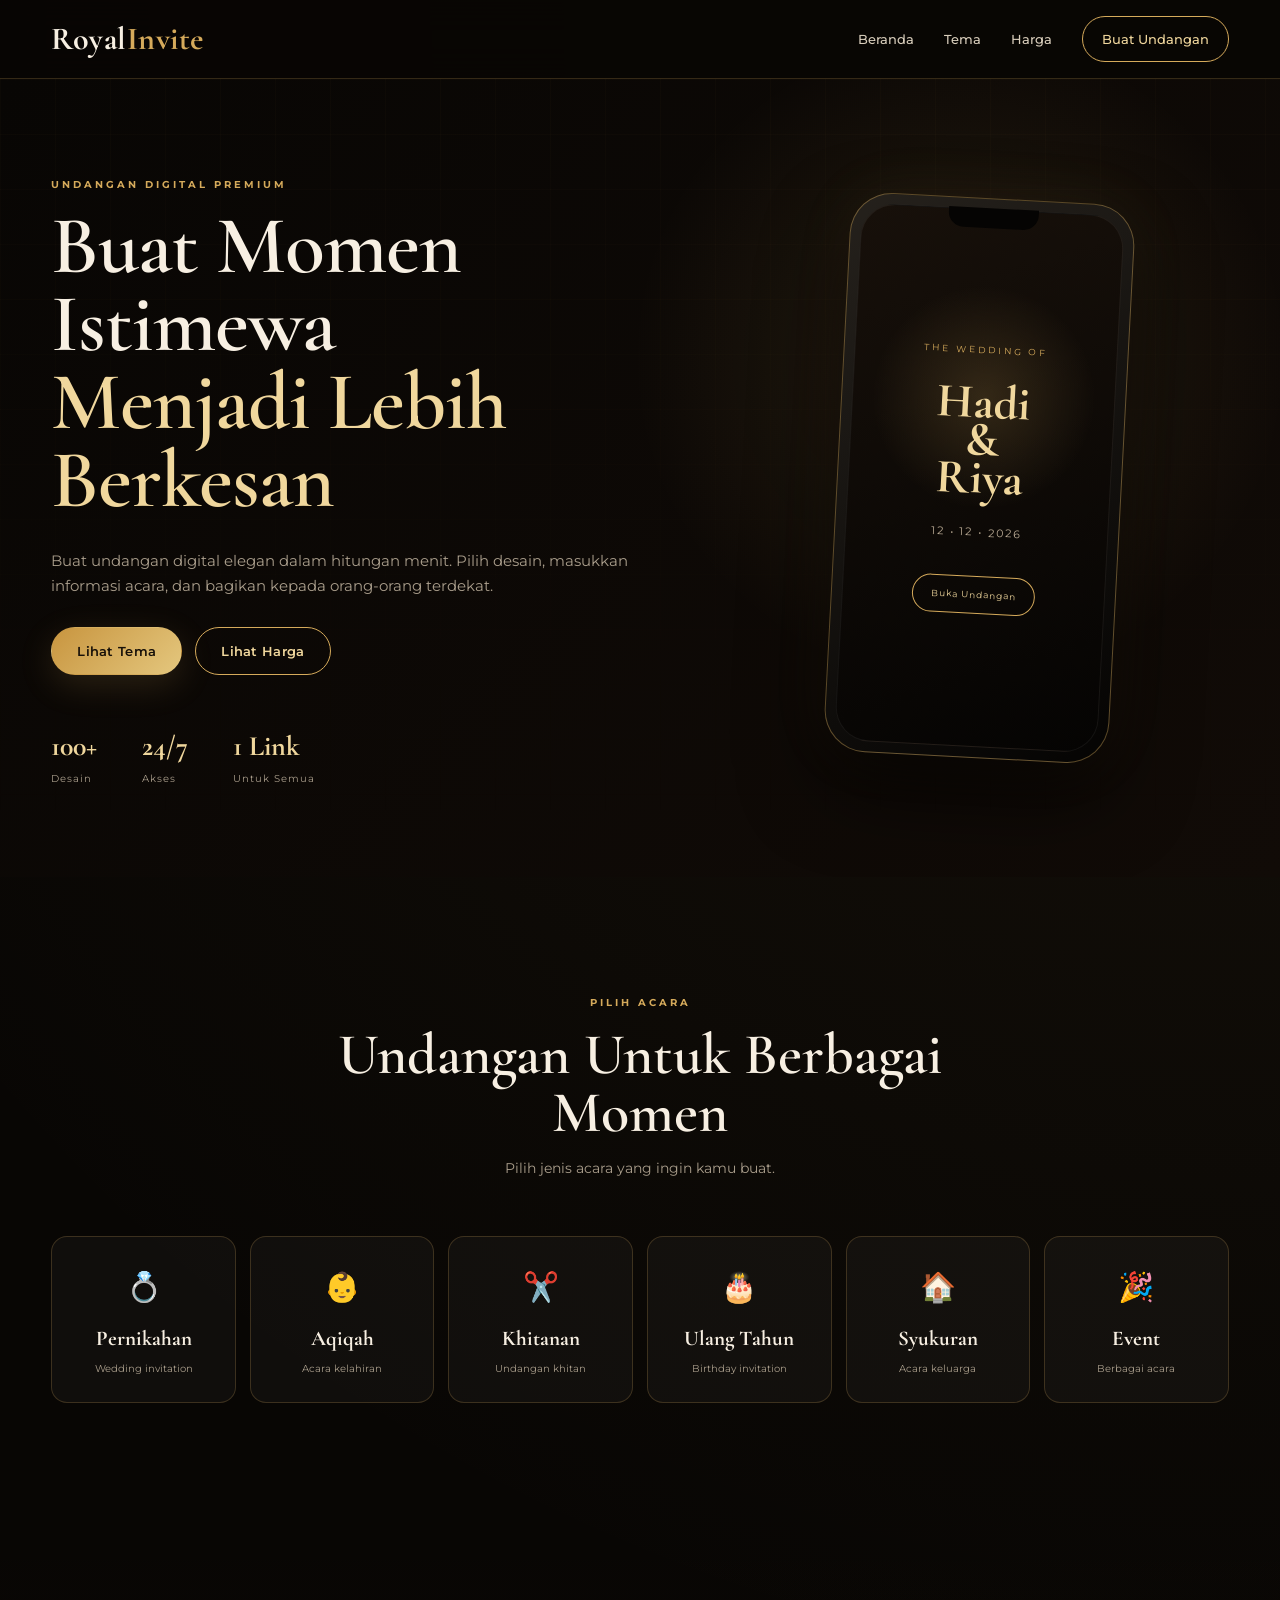
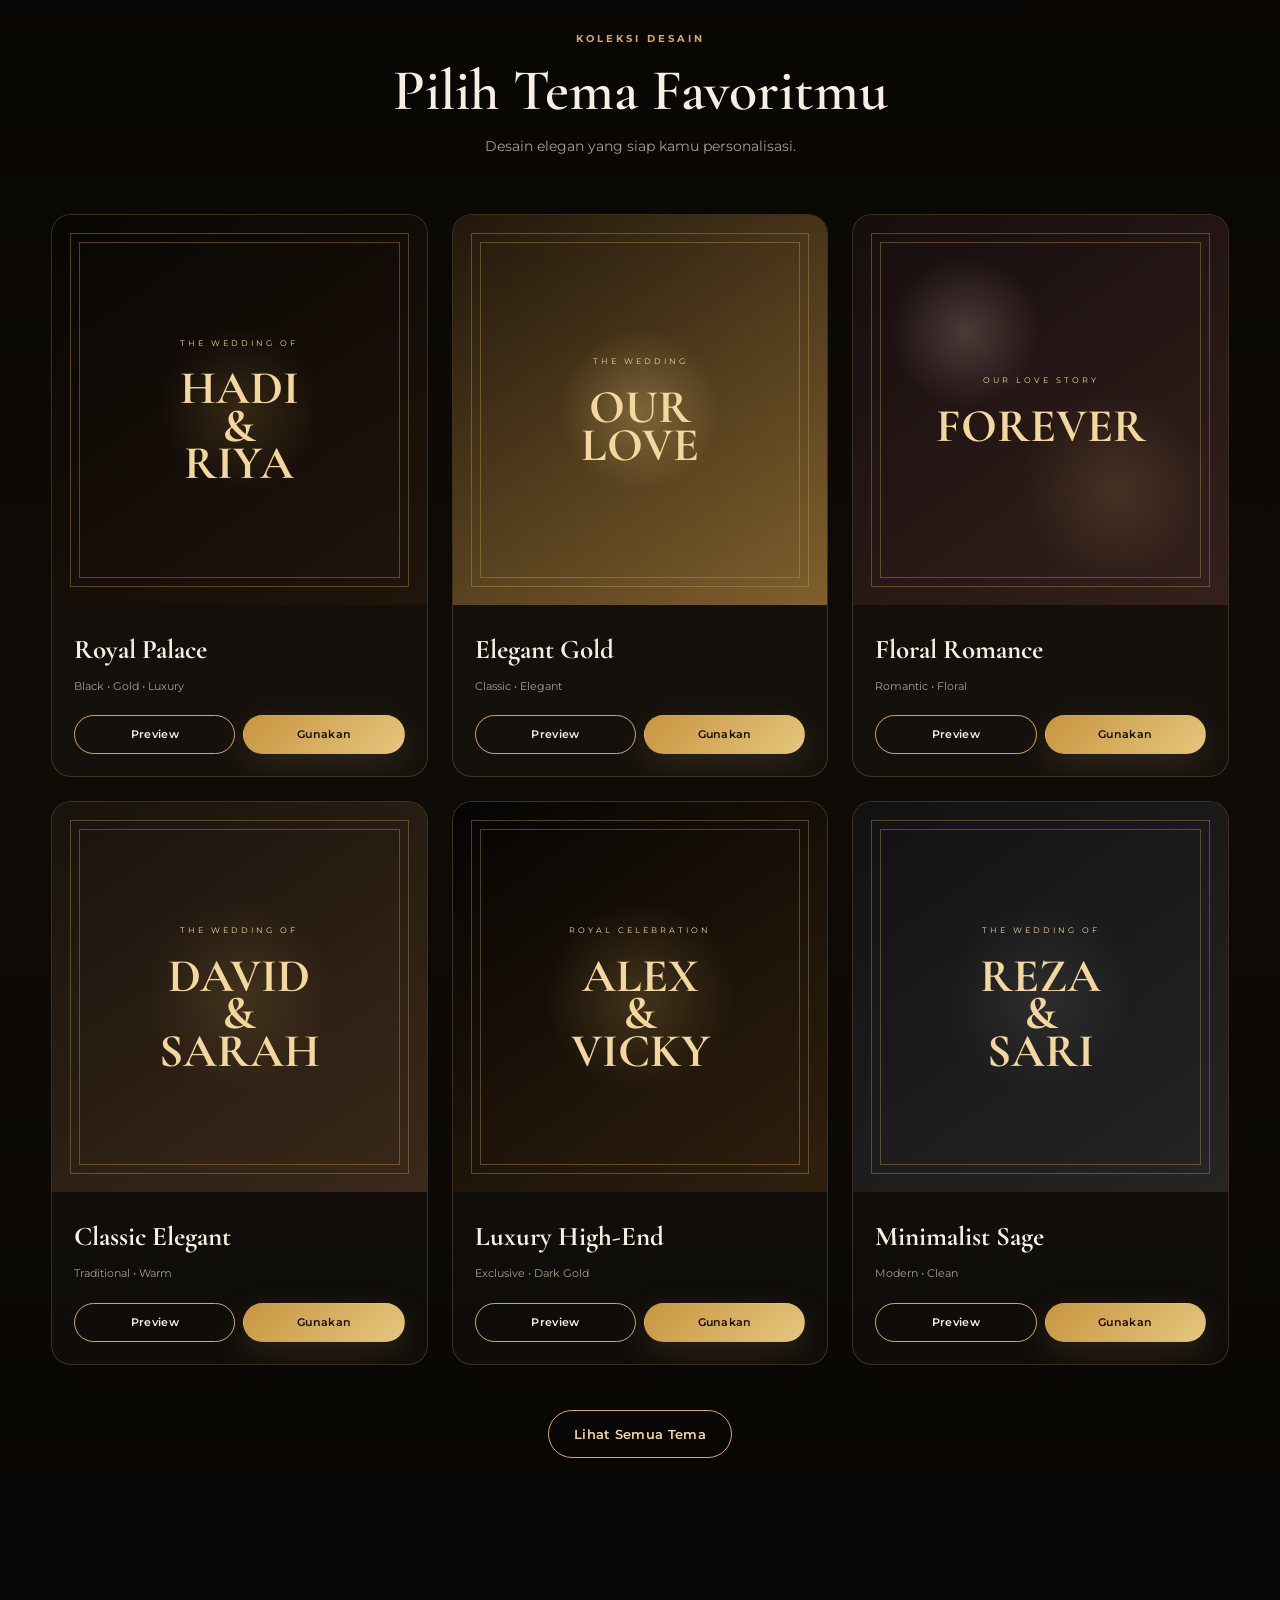
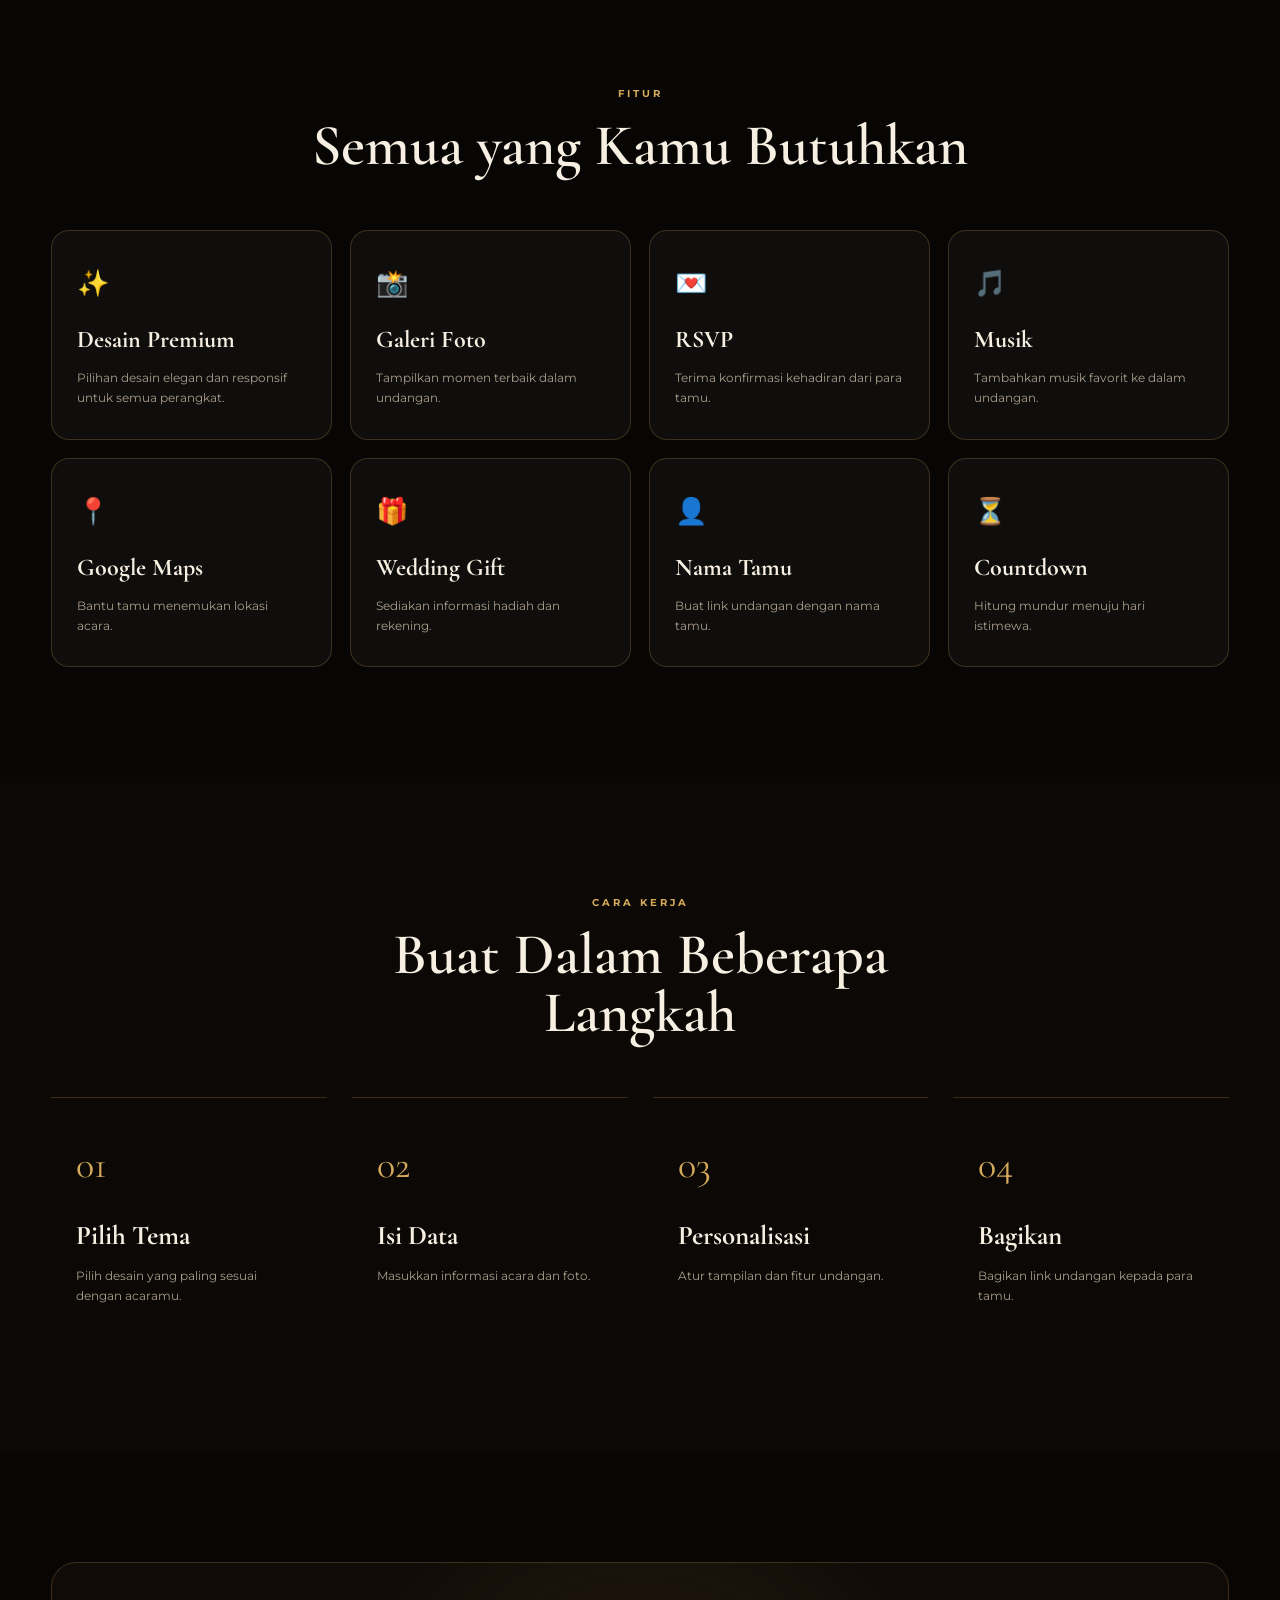
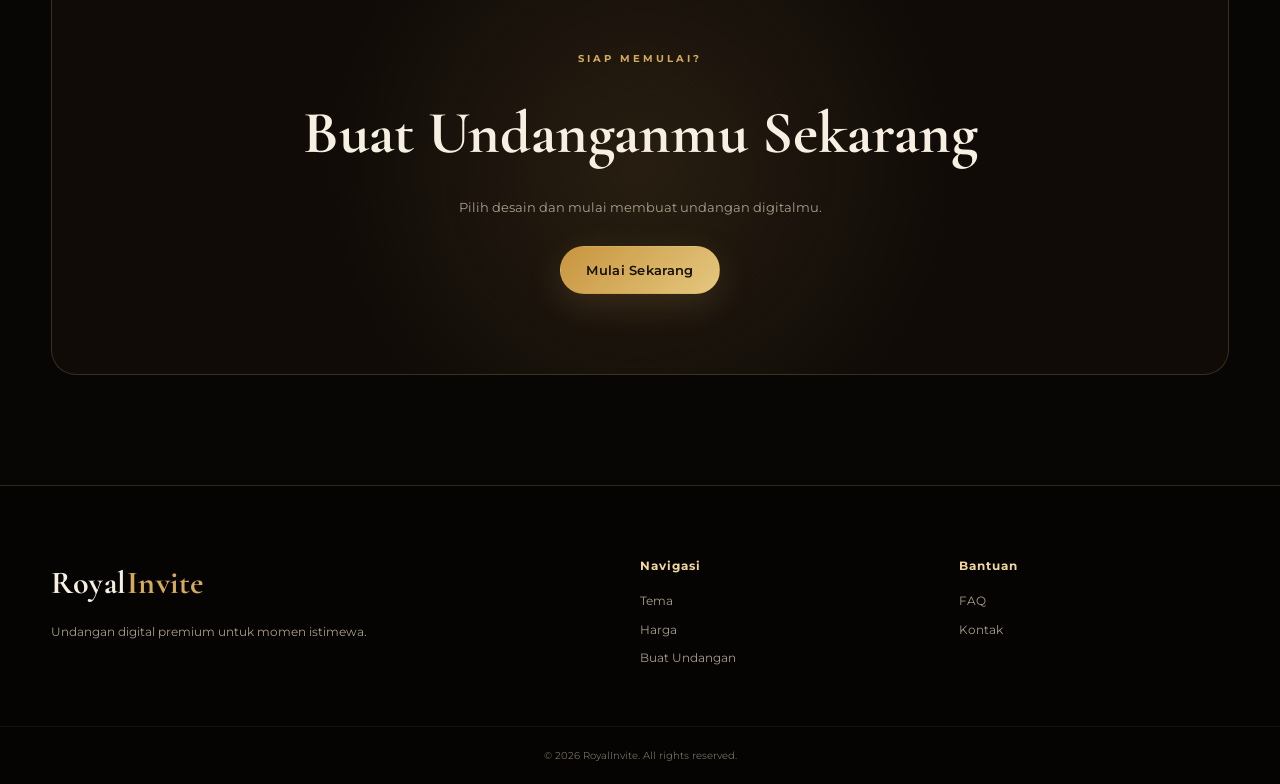
<file: index.html>
<!DOCTYPE html>
<html lang="id">
<head>
<meta charset="UTF-8">
<meta name="viewport" content="width=device-width, initial-scale=1.0">

<title>RoyalInvite — Undangan Digital</title>

<meta name="description"
content="Buat undangan digital pernikahan dan berbagai acara dengan mudah.">

<link rel="stylesheet" href="assets/css/style.css">

</head>

<body>

<!-- NAVBAR -->

<header class="navbar">

    <div class="container nav-content">

        <a href="index.html" class="logo">
            Royal<span>Invite</span>
        </a>

        <nav>

            <a href="index.html">Beranda</a>

            <a href="tema.html">
                Tema
            </a>

            <a href="harga.html">
                Harga
            </a>

            <a href="order.html" class="nav-button">
                Buat Undangan
            </a>

        </nav>

    </div>

</header>


<!-- HERO -->

<section class="hero">

    <div class="container hero-content">

        <div class="hero-text">

            <span class="eyebrow">
                UNDANGAN DIGITAL PREMIUM
            </span>

            <h1>
                Buat Momen Istimewa
                <span>Menjadi Lebih Berkesan</span>
            </h1>

            <p>
                Buat undangan digital elegan dalam hitungan menit.
                Pilih desain, masukkan informasi acara,
                dan bagikan kepada orang-orang terdekat.
            </p>

            <div class="hero-buttons">

                <a href="tema.html" class="btn btn-primary">
                    Lihat Tema
                </a>

                <a href="harga.html" class="btn btn-outline">
                    Lihat Harga
                </a>

            </div>

            <div class="hero-info">

                <div>
                    <strong>100+</strong>
                    <small>Desain</small>
                </div>

                <div>
                    <strong>24/7</strong>
                    <small>Akses</small>
                </div>

                <div>
                    <strong>1 Link</strong>
                    <small>Untuk Semua</small>
                </div>

            </div>

        </div>


        <div class="hero-preview">

            <div class="phone">

                <div class="phone-screen">

                    <small>
                        THE WEDDING OF
                    </small>

                    <h2>
                        Hadi
                        <br>
                        &
                        <br>
                        Riya
                    </h2>

                    <p>
                        12 • 12 • 2026
                    </p>

                    <div class="preview-button">
                        Buka Undangan
                    </div>

                </div>

            </div>

        </div>

    </div>

</section>


<!-- CATEGORY -->

<section class="section">

    <div class="container">

        <div class="section-heading">

            <span class="eyebrow">
                PILIH ACARA
            </span>

            <h2>
                Undangan Untuk Berbagai Momen
            </h2>

            <p>
                Pilih jenis acara yang ingin kamu buat.
            </p>

        </div>


        <div class="category-grid">

            <a href="tema.html" class="category-card">
                <div class="category-icon">💍</div>
                <h3>Pernikahan</h3>
                <p>Wedding invitation</p>
            </a>


            <a href="tema.html" class="category-card">
                <div class="category-icon">👶</div>
                <h3>Aqiqah</h3>
                <p>Acara kelahiran</p>
            </a>


            <a href="tema.html" class="category-card">
                <div class="category-icon">✂️</div>
                <h3>Khitanan</h3>
                <p>Undangan khitan</p>
            </a>


            <a href="tema.html" class="category-card">
                <div class="category-icon">🎂</div>
                <h3>Ulang Tahun</h3>
                <p>Birthday invitation</p>
            </a>


            <a href="tema.html" class="category-card">
                <div class="category-icon">🏠</div>
                <h3>Syukuran</h3>
                <p>Acara keluarga</p>
            </a>


            <a href="tema.html" class="category-card">
                <div class="category-icon">🎉</div>
                <h3>Event</h3>
                <p>Berbagai acara</p>
            </a>

        </div>

    </div>

</section>


<!-- THEMES -->

<section class="section themes-section">

    <div class="container">

        <div class="section-heading">

            <span class="eyebrow">
                KOLEKSI DESAIN
            </span>

            <h2>
                Pilih Tema Favoritmu
            </h2>

            <p>
                Desain elegan yang siap kamu personalisasi.
            </p>

        </div>


        <div class="theme-grid">


            <!-- THEME 1: ROYAL PALACE -->

            <article class="theme-card">

                <div class="theme-image royal">

                    <div class="theme-preview">

                        <small>
                            THE WEDDING OF
                        </small>

                        <strong>
                            HADI
                            <br>
                            &
                            <br>
                            RIYA
                        </strong>

                    </div>

                </div>

                <div class="theme-info">

                    <h3>
                        Royal Palace
                    </h3>

                    <p>
                        Black • Gold • Luxury
                    </p>

                    <div class="theme-actions">

                        <a href="demo/royal-palace.html" class="btn btn-small">
                            Preview
                        </a>

                        <a href="order.html?tema=royal-palace" class="btn btn-small btn-primary">
                            Gunakan
                        </a>

                    </div>

                </div>

            </article>


            <!-- THEME 2: ELEGANT GOLD -->

            <article class="theme-card">

                <div class="theme-image gold">

                    <div class="theme-preview">

                        <small>
                            THE WEDDING
                        </small>

                        <strong>
                            OUR
                            <br>
                            LOVE
                        </strong>

                    </div>

                </div>

                <div class="theme-info">

                    <h3>
                        Elegant Gold
                    </h3>

                    <p>
                        Classic • Elegant
                    </p>

                    <div class="theme-actions">

                        <a href="demo/elegant-gold.html" class="btn btn-small">
                            Preview
                        </a>

                        <a href="order.html?tema=elegant-gold" class="btn btn-small btn-primary">
                            Gunakan
                        </a>

                    </div>

                </div>

            </article>


            <!-- THEME 3: FLORAL ROMANCE -->

            <article class="theme-card">

                <div class="theme-image floral">

                    <div class="theme-preview">

                        <small>
                            OUR LOVE STORY
                        </small>

                        <strong>
                            FOREVER
                        </strong>

                    </div>

                </div>

                <div class="theme-info">

                    <h3>
                        Floral Romance
                    </h3>

                    <p>
                        Romantic • Floral
                    </p>

                    <div class="theme-actions">

                        <a href="demo/floral-love.html" class="btn btn-small">
                            Preview
                        </a>

                        <a href="order.html?tema=floral-love" class="btn btn-small btn-primary">
                            Gunakan
                        </a>

                    </div>

                </div>

            </article>


            <!-- THEME 4: CLASSIC ELEGANT -->

            <article class="theme-card">

                <div class="theme-image classic">

                    <div class="theme-preview">

                        <small>
                            THE WEDDING OF
                        </small>

                        <strong>
                            DAVID
                            <br>
                            &
                            <br>
                            SARAH
                        </strong>

                    </div>

                </div>

                <div class="theme-info">

                    <h3>
                        Classic Elegant
                    </h3>

                    <p>
                        Traditional • Warm
                    </p>

                    <div class="theme-actions">

                        <a href="demo/classic.html" class="btn btn-small">
                            Preview
                        </a>

                        <a href="order.html?tema=classic" class="btn btn-small btn-primary">
                            Gunakan
                        </a>

                    </div>

                </div>

            </article>


            <!-- THEME 5: LUXURY HIGH-END -->

            <article class="theme-card">

                <div class="theme-image luxury">

                    <div class="theme-preview">

                        <small>
                            ROYAL CELEBRATION
                        </small>

                        <strong>
                            ALEX
                            <br>
                            &
                            <br>
                            VICKY
                        </strong>

                    </div>

                </div>

                <div class="theme-info">

                    <h3>
                        Luxury High-End
                    </h3>

                    <p>
                        Exclusive • Dark Gold
                    </p>

                    <div class="theme-actions">

                        <a href="demo/luxury.html" class="btn btn-small">
                            Preview
                        </a>

                        <a href="order.html?tema=luxury" class="btn btn-small btn-primary">
                            Gunakan
                        </a>

                    </div>

                </div>

            </article>


            <!-- THEME 6: MINIMALIST SAGE -->

            <article class="theme-card">

                <div class="theme-image minimalist">

                    <div class="theme-preview">

                        <small>
                            THE WEDDING OF
                        </small>

                        <strong>
                            REZA
                            <br>
                            &
                            <br>
                            SARI
                        </strong>

                    </div>

                </div>

                <div class="theme-info">

                    <h3>
                        Minimalist Sage
                    </h3>

                    <p>
                        Modern • Clean
                    </p>

                    <div class="theme-actions">

                        <a href="demo/minimalist.html" class="btn btn-small">
                            Preview
                        </a>

                        <a href="order.html?tema=minimalist" class="btn btn-small btn-primary">
                            Gunakan
                        </a>

                    </div>

                </div>

            </article>


        </div>


        <div class="center">

            <a href="tema.html"
            class="btn btn-outline">
                Lihat Semua Tema
            </a>

        </div>

    </div>

</section>


<!-- FEATURES -->

<section class="section">

    <div class="container">

        <div class="section-heading">

            <span class="eyebrow">
                FITUR
            </span>

            <h2>
                Semua yang Kamu Butuhkan
            </h2>

        </div>


        <div class="feature-grid">


            <div class="feature">

                <div class="feature-icon">
                    ✨
                </div>

                <h3>
                    Desain Premium
                </h3>

                <p>
                    Pilihan desain elegan dan
                    responsif untuk semua perangkat.
                </p>

            </div>


            <div class="feature">

                <div class="feature-icon">
                    📸
                </div>

                <h3>
                    Galeri Foto
                </h3>

                <p>
                    Tampilkan momen terbaik
                    dalam undangan.
                </p>

            </div>


            <div class="feature">

                <div class="feature-icon">
                    💌
                </div>

                <h3>
                    RSVP
                </h3>

                <p>
                    Terima konfirmasi kehadiran
                    dari para tamu.
                </p>

            </div>


            <div class="feature">

                <div class="feature-icon">
                    🎵
                </div>

                <h3>
                    Musik
                </h3>

                <p>
                    Tambahkan musik favorit
                    ke dalam undangan.
                </p>

            </div>


            <div class="feature">

                <div class="feature-icon">
                    📍
                </div>

                <h3>
                    Google Maps
                </h3>

                <p>
                    Bantu tamu menemukan
                    lokasi acara.
                </p>

            </div>


            <div class="feature">

                <div class="feature-icon">
                    🎁
                </div>

                <h3>
                    Wedding Gift
                </h3>

                <p>
                    Sediakan informasi hadiah
                    dan rekening.
                </p>

            </div>


            <div class="feature">

                <div class="feature-icon">
                    👤
                </div>

                <h3>
                    Nama Tamu
                </h3>

                <p>
                    Buat link undangan
                    dengan nama tamu.
                </p>

            </div>


            <div class="feature">

                <div class="feature-icon">
                    ⏳
                </div>

                <h3>
                    Countdown
                </h3>

                <p>
                    Hitung mundur menuju
                    hari istimewa.
                </p>

            </div>


        </div>

    </div>

</section>


<!-- HOW IT WORKS -->

<section class="section how-section">

    <div class="container">

        <div class="section-heading">

            <span class="eyebrow">
                CARA KERJA
            </span>

            <h2>
                Buat Dalam Beberapa Langkah
            </h2>

        </div>


        <div class="steps">


            <div class="step">

                <span>01</span>

                <h3>
                    Pilih Tema
                </h3>

                <p>
                    Pilih desain yang paling
                    sesuai dengan acaramu.
                </p>

            </div>


            <div class="step">

                <span>02</span>

                <h3>
                    Isi Data
                </h3>

                <p>
                    Masukkan informasi
                    acara dan foto.
                </p>

            </div>


            <div class="step">

                <span>03</span>

                <h3>
                    Personalisasi
                </h3>

                <p>
                    Atur tampilan dan
                    fitur undangan.
                </p>

            </div>


            <div class="step">

                <span>04</span>

                <h3>
                    Bagikan
                </h3>

                <p>
                    Bagikan link undangan
                    kepada para tamu.
                </p>

            </div>


        </div>

    </div>

</section>


<!-- CTA -->

<section class="section">

    <div class="container">

        <div class="cta">

            <span class="eyebrow">
                SIAP MEMULAI?
            </span>

            <h2>
                Buat Undanganmu Sekarang
            </h2>

            <p>
                Pilih desain dan mulai membuat
                undangan digitalmu.
            </p>

            <a href="tema.html"
            class="btn btn-primary">
                Mulai Sekarang
            </a>

        </div>

    </div>

</section>


<!-- FOOTER -->

<footer>

    <div class="container footer-content">

        <div>

            <a href="index.html"
            class="logo">
                Royal<span>Invite</span>
            </a>

            <p>
                Undangan digital premium
                untuk momen istimewa.
            </p>

        </div>


        <div>

            <h4>
                Navigasi
            </h4>

            <a href="tema.html">
                Tema
            </a>

            <a href="harga.html">
                Harga
            </a>

            <a href="order.html">
                Buat Undangan
            </a>

        </div>


        <div>

            <h4>
                Bantuan
            </h4>

            <a href="#">
                FAQ
            </a>

            <a href="#">
                Kontak
            </a>

        </div>

    </div>


    <div class="copyright">

        © 2026 RoyalInvite.
        All rights reserved.

    </div>

</footer>


</body>
</html>
</file>
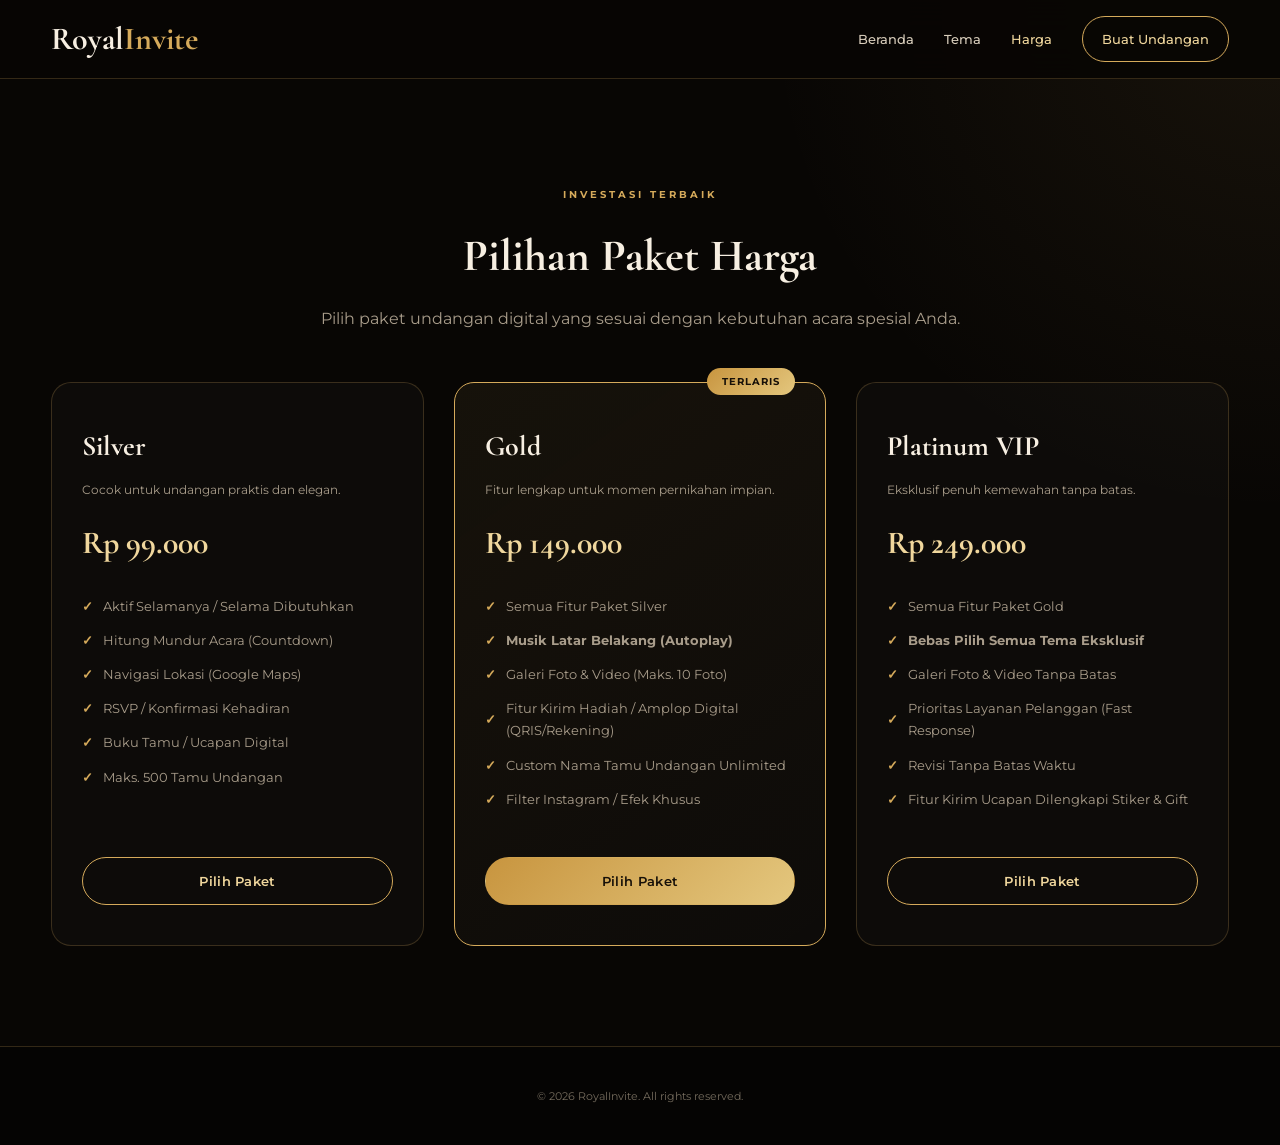
<file: harga.html>
<!DOCTYPE html>
<html lang="id">
<head>
<meta charset="UTF-8">
<meta name="viewport" content="width=device-width, initial-scale=1.0">
<title>Harga & Paket — RoyalInvite</title>
<meta name="description" content="Pilihan paket harga undangan digital pernikahan terbaik dan terjangkau dari RoyalInvite.">

<style>
@import url('https://fonts.googleapis.com/css2?family=Cormorant+Garamond:wght@400;600;700&family=Montserrat:wght@300;400;500;600;700&display=swap');

:root {
    --bg: #080604;
    --gold: #d5aa5b;
    --gold-light: #f0d79d;
    --text: #f7efe2;
    --muted: #a99d8b;
    --border: rgba(213,170,91,.22);
    --card: rgba(255,255,255,.025);
}

* {
    margin: 0;
    padding: 0;
    box-sizing: border-box;
}

body {
    background: radial-gradient(circle at top right, rgba(213,170,91,.08), transparent 30%), var(--bg);
    color: var(--text);
    font-family: 'Montserrat', sans-serif;
    line-height: 1.7;
}

a { color: inherit; text-decoration: none; }

.container {
    width: min(1180px, 92%);
    margin: auto;
}

/* NAVBAR */
.navbar {
    position: sticky;
    top: 0;
    z-index: 1000;
    background: rgba(8,6,4,.92);
    backdrop-filter: blur(18px);
    border-bottom: 1px solid var(--border);
}

.nav-content {
    min-height: 78px;
    display: flex;
    align-items: center;
    justify-content: space-between;
}

.logo {
    font-family: 'Cormorant Garamond', serif;
    font-size: 32px;
    font-weight: 700;
    color: var(--text);
}

.logo span { color: var(--gold); }

nav {
    display: flex;
    align-items: center;
    gap: 30px;
}

nav a {
    color: #d8cdbb;
    font-size: 13px;
    font-weight: 500;
    transition: .3s ease;
}

nav a:hover { color: var(--gold-light); }

.nav-button {
    padding: 11px 19px;
    border: 1px solid var(--gold);
    color: var(--gold-light) !important;
    border-radius: 30px;
}

/* PRICING SECTION */
.section {
    padding: 100px 0;
}

.text-center {
    text-align: center;
}

.eyebrow {
    display: inline-block;
    margin-bottom: 15px;
    color: var(--gold);
    font-size: 10px;
    font-weight: 700;
    letter-spacing: 3px;
    text-transform: uppercase;
}

.pricing-grid {
    display: grid;
    grid-template-columns: repeat(3, minmax(0, 1fr));
    gap: 30px;
    margin-top: 50px;
}

.pricing-card {
    background: var(--card);
    border: 1px solid var(--border);
    border-radius: 20px;
    padding: 40px 30px;
    position: relative;
    transition: 0.3s ease;
    display: flex;
    flex-direction: column;
}

.pricing-card:hover {
    transform: translateY(-5px);
    border-color: rgba(213,170,91,.5);
    box-shadow: 0 20px 40px rgba(0,0,0,0.4);
}

.pricing-card.popular {
    background: linear-gradient(145deg, rgba(213,170,91,.07), rgba(255,255,255,.02));
    border-color: var(--gold);
}

.badge {
    position: absolute;
    top: -15px;
    right: 30px;
    background: linear-gradient(135deg, #c8953f, #e4c77e);
    color: #171008;
    font-size: 10px;
    font-weight: 700;
    padding: 5px 15px;
    border-radius: 20px;
    letter-spacing: 1px;
}

.pricing-card h3 {
    font-family: 'Cormorant Garamond', serif;
    font-size: 28px;
    margin-bottom: 10px;
    color: var(--text);
}

.price {
    font-size: 32px;
    font-weight: 700;
    color: var(--gold-light);
    margin: 15px 0 25px;
    font-family: 'Cormorant Garamond', serif;
}

.features-list {
    list-style: none;
    margin-bottom: 35px;
    flex-grow: 1;
}

.features-list li {
    font-size: 13px;
    color: var(--muted);
    margin-bottom: 12px;
    display: flex;
    align-items: center;
    gap: 10px;
}

.features-list li::before {
    content: "✓";
    color: var(--gold);
    font-weight: bold;
}

.btn {
    display: inline-flex;
    align-items: center;
    justify-content: center;
    width: 100%;
    min-height: 48px;
    border-radius: 30px;
    border: 1px solid var(--gold);
    font-size: 13px;
    font-weight: 600;
    letter-spacing: .3px;
    transition: .3s ease;
    cursor: pointer;
    background: transparent;
    color: var(--gold-light);
}

.btn:hover {
    background: var(--gold);
    color: #171008;
    transform: translateY(-2px);
}

.btn-primary {
    background: linear-gradient(135deg, #c8953f, #e4c77e);
    color: #171008;
    border-color: transparent;
}

/* FOOTER */
footer {
    border-top: 1px solid var(--border);
    background: #050403;
    padding: 40px 0;
    text-align: center;
    color: #746b5d;
    font-size: 11px;
}

@media (max-width: 900px) {
    .pricing-grid { grid-template-columns: 1fr; max-width: 450px; margin: 50px auto 0; }
}
</style>
</head>
<body>

<!-- NAVBAR -->
<header class="navbar">
    <div class="container nav-content">
        <a href="index.html" class="logo">Royal<span>Invite</span></a>
        <nav>
            <a href="index.html">Beranda</a>
            <a href="tema.html">Tema</a>
            <a href="harga.html" style="color: var(--gold-light);">Harga</a>
            <a href="order.html" class="nav-button">Buat Undangan</a>
        </nav>
    </div>
</header>

<!-- PRICING CONTENT -->
<section class="section">
    <div class="container">
        <div class="text-center">
            <span class="eyebrow">Investasi Terbaik</span>
            <h2 style="font-family: 'Cormorant Garamond', serif; font-size: 45px;">Pilihan Paket Harga</h2>
            <p style="color: var(--muted); margin-top: 10px;">Pilih paket undangan digital yang sesuai dengan kebutuhan acara spesial Anda.</p>
        </div>

        <div class="pricing-grid">
            
            <!-- Paket Silver -->
            <div class="pricing-card">
                <h3>Silver</h3>
                <p style="color: var(--muted); font-size: 12px;">Cocok untuk undangan praktis dan elegan.</p>
                <div class="price">Rp 99.000</div>
                <ul class="features-list">
                    <li>Aktif Selamanya / Selama Dibutuhkan</li>
                    <li>Hitung Mundur Acara (Countdown)</li>
                    <li>Navigasi Lokasi (Google Maps)</li>
                    <li>RSVP / Konfirmasi Kehadiran</li>
                    <li>Buku Tamu / Ucapan Digital</li>
                    <li>Maks. 500 Tamu Undangan</li>
                </ul>
                <a href="order.html?paket=silver" class="btn">Pilih Paket</a>
            </div>

            <!-- Paket Gold (Paling Laris) -->
            <div class="pricing-card popular">
                <div class="badge">TERLARIS</div>
                <h3>Gold</h3>
                <p style="color: var(--muted); font-size: 12px;">Fitur lengkap untuk momen pernikahan impian.</p>
                <div class="price">Rp 149.000</div>
                <ul class="features-list">
                    <li>Semua Fitur Paket Silver</li>
                    <li><strong>Musik Latar Belakang (Autoplay)</strong></li>
                    <li>Galeri Foto & Video (Maks. 10 Foto)</li>
                    <li>Fitur Kirim Hadiah / Amplop Digital (QRIS/Rekening)</li>
                    <li>Custom Nama Tamu Undangan Unlimited</li>
                    <li>Filter Instagram / Efek Khusus</li>
                </ul>
                <a href="order.html?paket=gold" class="btn btn-primary">Pilih Paket</a>
            </div>

            <!-- Paket Platinum / VIP -->
            <div class="pricing-card">
                <h3>Platinum VIP</h3>
                <p style="color: var(--muted); font-size: 12px;">Eksklusif penuh kemewahan tanpa batas.</p>
                <div class="price">Rp 249.000</div>
                <ul class="features-list">
                    <li>Semua Fitur Paket Gold</li>
                    <li><strong>Bebas Pilih Semua Tema Eksklusif</strong></li>
                    <li>Galeri Foto & Video Tanpa Batas</li>
                    <li>Prioritas Layanan Pelanggan (Fast Response)</li>
                    <li>Revisi Tanpa Batas Waktu</li>
                    <li>Fitur Kirim Ucapan Dilengkapi Stiker & Gift</li>
                </ul>
                <a href="order.html?paket=platinum" class="btn">Pilih Paket</a>
            </div>

        </div>
    </div>
</section>

<!-- FOOTER -->
<footer>
    <div class="container">
        <p>&copy; 2026 RoyalInvite. All rights reserved.</p>
    </div>
</footer>

</body>
</html>
</file>
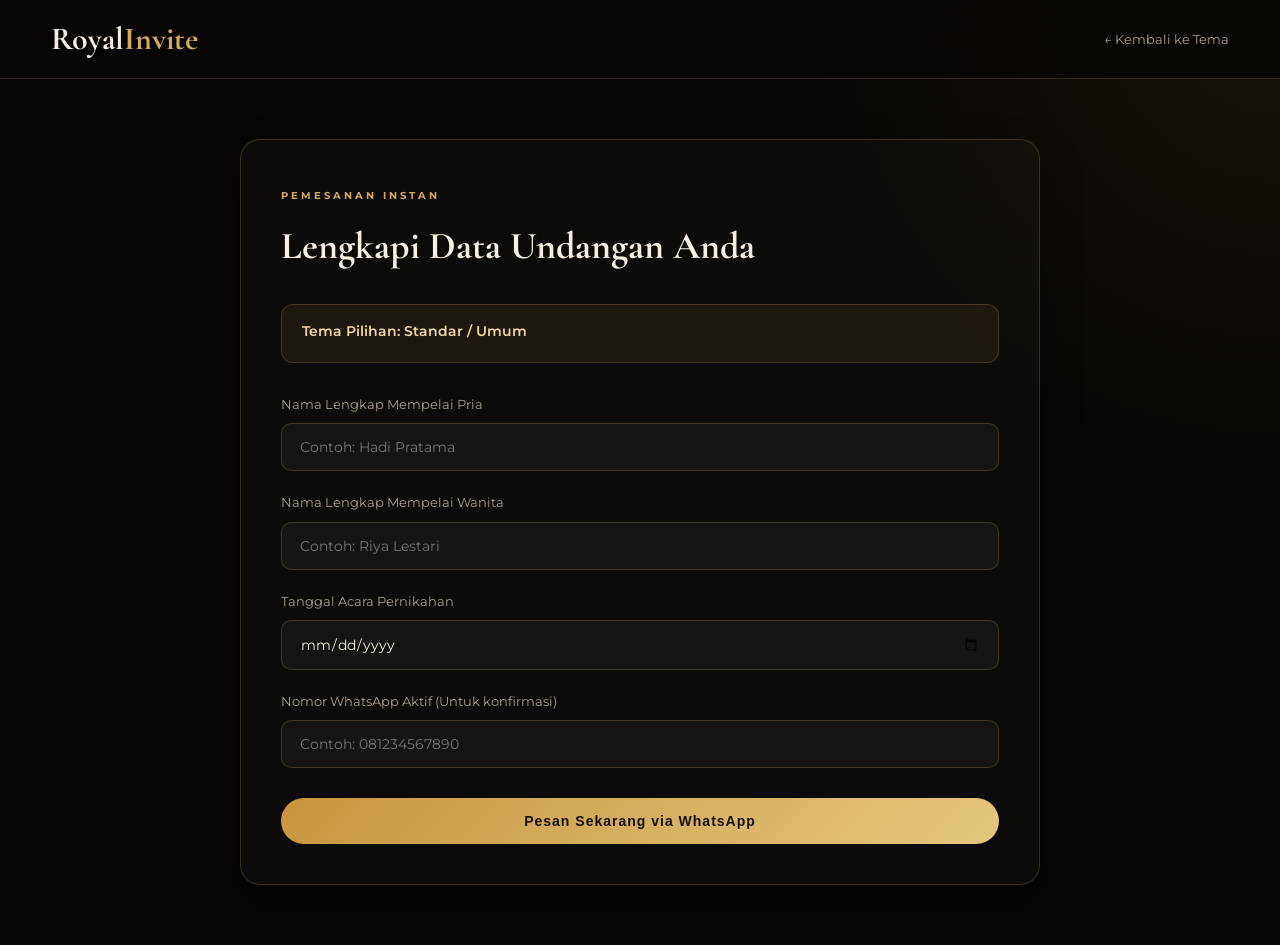
<file: order.html>
<!DOCTYPE html>
<html lang="id">
<head>
<meta charset="UTF-8">
<meta name="viewport" content="width=device-width, initial-scale=1.0">
<title>Formulir Pemesanan — RoyalInvite</title>
<style>
@import url('https://fonts.googleapis.com/css2?family=Cormorant+Garamond:wght@400;600;700&family=Montserrat:wght@300;400;500;600;700&display=swap');

:root {
    --bg: #080604;
    --gold: #d5aa5b;
    --gold-light: #f0d79d;
    --text: #f7efe2;
    --muted: #a99d8b;
    --border: rgba(213,170,91,.22);
    --card: rgba(255,255,255,.025);
}

* { margin: 0; padding: 0; box-sizing: border-box; }

body {
    background: radial-gradient(circle at top right, rgba(213,170,91,.08), transparent 30%), var(--bg);
    color: var(--text);
    font-family: 'Montserrat', sans-serif;
    line-height: 1.7;
}

a { color: inherit; text-decoration: none; }

.container {
    width: min(800px, 92%);
    margin: auto;
    padding: 60px 0;
}

/* NAVBAR */
.navbar {
    position: sticky;
    top: 0;
    z-index: 1000;
    background: rgba(8,6,4,.92);
    backdrop-filter: blur(18px);
    border-bottom: 1px solid var(--border);
}

.nav-content {
    min-height: 78px;
    display: flex;
    align-items: center;
    justify-content: space-between;
    width: min(1180px, 92%);
    margin: auto;
}

.logo {
    font-family: 'Cormorant Garamond', serif;
    font-size: 32px;
    font-weight: 700;
    color: var(--text);
}

.logo span { color: var(--gold); }

/* FORM CONTAINER */
.order-card {
    background: var(--card);
    border: 1px solid var(--border);
    border-radius: 20px;
    padding: 40px;
    box-shadow: 0 20px 40px rgba(0,0,0,0.4);
}

.eyebrow {
    display: inline-block;
    margin-bottom: 10px;
    color: var(--gold);
    font-size: 10px;
    font-weight: 700;
    letter-spacing: 3px;
    text-transform: uppercase;
}

h2 {
    font-family: 'Cormorant Garamond', serif;
    font-size: 38px;
    margin-bottom: 25px;
    color: var(--text);
}

.info-box {
    background: rgba(213, 170, 91, 0.08);
    border: 1px solid var(--border);
    padding: 15px 20px;
    border-radius: 12px;
    margin-bottom: 30px;
}

.info-box p {
    font-size: 14px;
    color: var(--gold-light);
    font-weight: 600;
}

.form-group {
    margin-bottom: 20px;
}

.form-group label {
    display: block;
    font-size: 13px;
    color: var(--muted);
    margin-bottom: 8px;
}

.form-control {
    width: 100%;
    padding: 14px 18px;
    background: rgba(255, 255, 255, 0.04);
    border: 1px solid var(--border);
    border-radius: 10px;
    color: var(--text);
    font-family: 'Montserrat', sans-serif;
    font-size: 14px;
    outline: none;
    transition: 0.3s;
}

.form-control:focus {
    border-color: var(--gold);
    background: rgba(255, 255, 255, 0.07);
}

.btn-submit {
    display: block;
    width: 100%;
    padding: 15px;
    background: linear-gradient(135deg, #c8953f, #e4c77e);
    color: #171008;
    border: none;
    border-radius: 30px;
    font-size: 14px;
    font-weight: 700;
    letter-spacing: 1px;
    cursor: pointer;
    transition: 0.3s;
    margin-top: 30px;
}

.btn-submit:hover {
    transform: translateY(-2px);
    box-shadow: 0 10px 25px rgba(213, 170, 91, 0.3);
}
</style>
</head>
<body>

<!-- NAVBAR -->
<header class="navbar">
    <div class="nav-content">
        <a href="index.html" class="logo">Royal<span>Invite</span></a>
        <a href="tema.html" style="color: var(--muted); font-size: 13px;">&larr; Kembali ke Tema</a>
    </div>
</header>

<div class="container">
    <div class="order-card">
        <span class="eyebrow">Pemesanan Instan</span>
        <h2>Lengkapi Data Undangan Anda</h2>

        <!-- Kotak Informasi Tema Otomatis -->
        <div class="info-box">
            <p id="info-tema-terpilih">Memuat tema pilihan...</p>
            <p id="info-harga-terpilih" style="font-size: 12px; color: var(--muted); margin-top: 4px;"></p>
        </div>

        <form id="formPemesanan" onsubmit="kirimWhatsApp(event)">
            <div class="form-group">
                <label>Nama Lengkap Mempelai Pria</label>
                <input type="text" id="mempelaiPria" class="form-control" placeholder="Contoh: Hadi Pratama" required>
            </div>

            <div class="form-group">
                <label>Nama Lengkap Mempelai Wanita</label>
                <input type="text" id="mempelaiWanita" class="form-control" placeholder="Contoh: Riya Lestari" required>
            </div>

            <div class="form-group">
                <label>Tanggal Acara Pernikahan</label>
                <input type="date" id="tanggalAcara" class="form-control" required>
            </div>

            <div class="form-group">
                <label>Nomor WhatsApp Aktif (Untuk konfirmasi)</label>
                <input type="tel" id="noWhatsApp" class="form-control" placeholder="Contoh: 081234567890" required>
            </div>

            <button type="submit" class="btn-submit">Pesan Sekarang via WhatsApp</button>
        </form>
    </div>
</div>

<script>
// Menangkap data tema dari URL secara otomatis
window.addEventListener('DOMContentLoaded', () => {
    const urlParams = new URLSearchParams(window.location.search);
    const selectedTema = urlParams.get('tema');
    const selectedHarga = urlParams.get('harga');

    const infoTema = document.getElementById('info-tema-terpilih');
    const infoHarga = document.getElementById('info-harga-terpilih');

    if (selectedTema) {
        infoTema.innerText = "Tema Pilihan: " + selectedTema.toUpperCase().replace(/-/g, ' ');
    } else {
        infoTema.innerText = "Tema Pilihan: Standar / Umum";
    }

    if (selectedHarga) {
        const formatRupiah = new Intl.NumberFormat('id-ID', { style: 'currency', currency: 'IDR', maximumFractionDigits: 0 }).format(selectedHarga);
        infoHarga.innerText = "Estimasi Harga: " + formatRupiah;
    }
});

// Fungsi untuk mengirim pesanan langsung ke WhatsApp Anda
function kirimWhatsApp(event) {
    event.preventDefault();
    
    const urlParams = new URLSearchParams(window.location.search);
    const tema = urlParams.get('tema') || 'Standar';
    
    const pria = document.getElementById('mempelaiPria').value;
    const wanita = document.getElementById('mempelaiWanita').value;
    const tanggal = document.getElementById('tanggalAcara').value;
    const wa = document.getElementById('noWhatsApp').value;

    // Ganti nomor WhatsApp di bawah dengan nomor WhatsApp Anda (awali dengan 62 tanpa angka 0 di depan)
    const nomorAdmin = "6281234567890"; 

    const pesan = `Halo Admin RoyalInvite, saya ingin memesan undangan digital:%0A%0A` +
                  `- Tema: ${tema}%0A` +
                  `- Mempelai Pria: ${pria}%0A` +
                  `- Mempelai Wanita: ${wanita}%0A` +
                  `- Tanggal Acara: ${tanggal}%0A` +
                  `- No WhatsApp: ${wa}%0A%0A` +
                  `Mohon informasi langkah selanjutnya. Terima kasih!`;

    window.open(`https://wa.me/${nomorAdmin}?text=${pesan}`, '_blank');
}
</script>

</body>
</html>
</file>
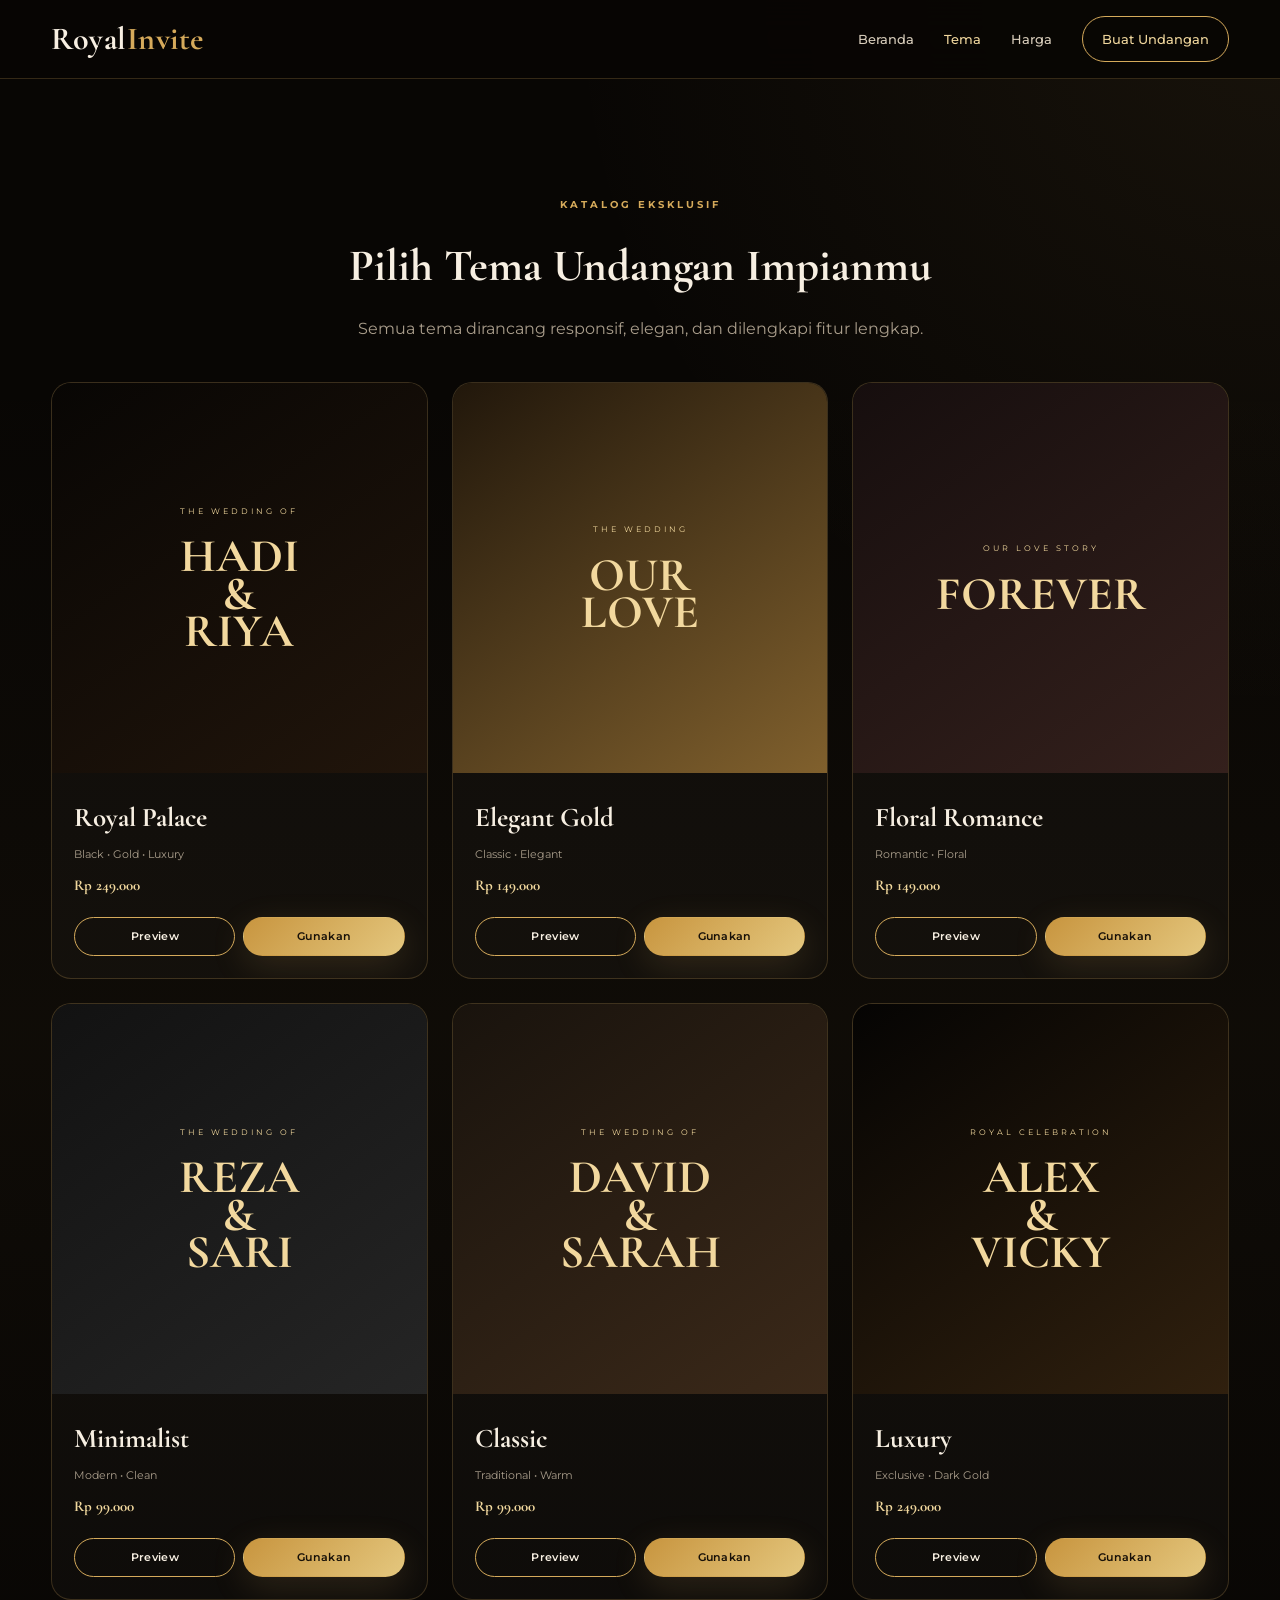
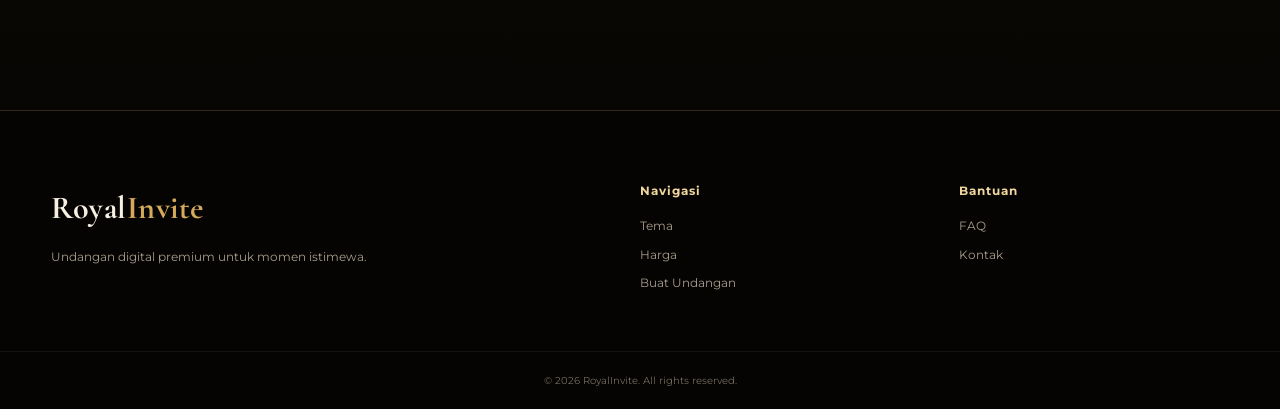
<file: tema.html>
<!DOCTYPE html>
<html lang="id">
<head>
<meta charset="UTF-8">
<meta name="viewport" content="width=device-width, initial-scale=1.0">
<title>Katalog Tema — RoyalInvite</title>
<meta name="description" content="Pilih berbagai tema undangan digital premium untuk pernikahan dan acara spesial Anda.">

<style>
@import url('https://fonts.googleapis.com/css2?family=Cormorant+Garamond:wght@400;500;600;700&family=Montserrat:wght@300;400;500;600;700&display=swap');

:root {
    --bg: #080604;
    --bg2: #100b07;
    --gold: #d5aa5b;
    --gold-light: #f0d79d;
    --text: #f7efe2;
    --muted: #a99d8b;
    --border: rgba(213,170,91,.22);
    --card: rgba(255,255,255,.035);
}

* {
    margin: 0;
    padding: 0;
    box-sizing: border-box;
}

html {
    scroll-behavior: smooth;
}

body {
    background:
        radial-gradient(circle at top right, rgba(213,170,91,.08), transparent 30%),
        var(--bg);
    color: var(--text);
    font-family: 'Montserrat', sans-serif;
    line-height: 1.7;
    overflow-x: hidden;
}

a {
    color: inherit;
    text-decoration: none;
}

img {
    max-width: 100%;
    display: block;
}

.container {
    width: min(1180px, 92%);
    margin: auto;
}

/* NAVBAR */
.navbar {
    position: sticky;
    top: 0;
    z-index: 1000;
    background: rgba(8,6,4,.92);
    backdrop-filter: blur(18px);
    border-bottom: 1px solid var(--border);
}

.nav-content {
    min-height: 78px;
    display: flex;
    align-items: center;
    justify-content: space-between;
    gap: 30px;
}

.logo {
    font-family: 'Cormorant Garamond', serif;
    font-size: 32px;
    font-weight: 700;
    letter-spacing: .5px;
    color: var(--text);
}

.logo span {
    color: var(--gold);
}

nav {
    display: flex;
    align-items: center;
    gap: 30px;
}

nav a {
    color: #d8cdbb;
    font-size: 13px;
    font-weight: 500;
    transition: .3s ease;
}

nav a:hover {
    color: var(--gold-light);
}

.nav-button {
    padding: 11px 19px;
    border: 1px solid var(--gold);
    color: var(--gold-light) !important;
    border-radius: 30px;
}

/* BUTTON */
.btn {
    display: inline-flex;
    align-items: center;
    justify-content: center;
    min-height: 48px;
    padding: 0 25px;
    border-radius: 30px;
    border: 1px solid var(--gold);
    font-size: 13px;
    font-weight: 600;
    letter-spacing: .3px;
    transition: .3s ease;
    cursor: pointer;
}

.btn:hover {
    transform: translateY(-2px);
}

.btn-primary {
    background: linear-gradient(135deg, #c8953f, #e4c77e);
    color: #171008;
    border-color: transparent;
    box-shadow: 0 10px 35px rgba(213,170,91,.16);
}

.btn-small {
    min-height: 39px;
    padding: 0 16px;
    font-size: 11px;
}

/* SECTIONS */
.section {
    padding: 110px 0;
}

.eyebrow {
    display: inline-block;
    margin-bottom: 15px;
    color: var(--gold);
    font-size: 10px;
    font-weight: 700;
    letter-spacing: 3px;
}

/* THEMES */
.themes-section {
    width: 100%;
    padding: 110px 0;
    background: linear-gradient(180deg, transparent, rgba(213,170,91,.035), transparent);
}

.theme-grid {
    display: grid;
    grid-template-columns: repeat(3, minmax(0, 1fr));
    gap: 24px;
    width: 100%;
}

.theme-card {
    display: block;
    width: 100%;
    overflow: hidden;
    border: 1px solid var(--border);
    border-radius: 20px;
    background: rgba(255,255,255,.025);
    transition: .35s ease;
}

.theme-card:hover {
    transform: translateY(-7px);
    border-color: rgba(213,170,91,.55);
    box-shadow: 0 25px 60px rgba(0,0,0,.3);
}

.theme-image {
    position: relative;
    width: 100%;
    height: 390px;
    display: flex;
    align-items: center;
    justify-content: center;
    overflow: hidden;
}

.theme-image.royal { background: linear-gradient(145deg, #080604, #21150b); }
.theme-image.gold { background: linear-gradient(145deg, #21170b, #80602d); }
.theme-image.floral { background: linear-gradient(145deg, #160e0e, #34201c); }
.theme-image.minimalist { background: linear-gradient(145deg, #121212, #252525); }
.theme-image.classic { background: linear-gradient(145deg, #19130d, #3b2919); }
.theme-image.luxury { background: linear-gradient(145deg, #050403, #30200e); }

.theme-preview {
    position: relative;
    z-index: 2;
    text-align: center;
}

.theme-preview small {
    display: block;
    margin-bottom: 20px;
    color: var(--gold-light);
    font-size: 8px;
    letter-spacing: 3px;
}

.theme-preview strong {
    display: block;
    color: #f2d89e;
    font-family: 'Cormorant Garamond', serif;
    font-size: 47px;
    line-height: .8;
}

.theme-info {
    padding: 22px;
}

.theme-info h3 {
    font-family: 'Cormorant Garamond', serif;
    font-size: 27px;
    color: var(--text);
}

.theme-info p {
    margin: 4px 0 10px;
    color: var(--muted);
    font-size: 11px;
}

.theme-price {
    color: var(--gold-light);
    font-weight: 700;
    font-size: 15px;
    margin-bottom: 18px;
    font-family: 'Cormorant Garamond', serif;
}

.theme-actions {
    display: flex;
    gap: 8px;
}

.theme-actions .btn {
    flex: 1;
}

/* FOOTER */
footer {
    border-top: 1px solid var(--border);
    background: #050403;
    color: var(--text);
}

.footer-content {
    display: grid;
    grid-template-columns: 2fr 1fr 1fr;
    gap: 50px;
    padding: 70px 0 50px;
}

.footer-content p {
    max-width: 320px;
    margin-top: 12px;
    color: var(--muted);
    font-size: 12px;
}

.footer-content h4 {
    margin-bottom: 15px;
    color: var(--gold-light);
    font-size: 12px;
    letter-spacing: 1px;
}

.footer-content div > a:not(.logo) {
    display: block;
    margin: 8px 0;
    color: var(--muted);
    font-size: 12px;
}

.copyright {
    padding: 20px;
    text-align: center;
    border-top: 1px solid rgba(255,255,255,.05);
    color: #746b5d;
    font-size: 10px;
}

@media (max-width: 900px) {
    .theme-grid { grid-template-columns: repeat(2, minmax(0, 1fr)); }
}
@media (max-width: 650px) {
    .theme-grid { grid-template-columns: 1fr; }
}
</style>
</head>

<body>

<!-- NAVBAR -->
<header class="navbar">
    <div class="container nav-content">
        <a href="index.html" class="logo">
            Royal<span>Invite</span>
        </a>
        <nav>
            <a href="index.html">Beranda</a>
            <a href="tema.html" style="color: var(--gold-light);">Tema</a>
            <a href="harga.html">Harga</a>
            <a href="order.html" class="nav-button">Buat Undangan</a>
        </nav>
    </div>
</header>

<!-- PAGE HEADER -->
<section class="section" style="padding-bottom: 20px;">
    <div class="container text-center" style="text-align: center;">
        <span class="eyebrow">KATALOG EKSKLUSIF</span>
        <h2 style="font-family: 'Cormorant Garamond', serif; font-size: 45px;">Pilih Tema Undangan Impianmu</h2>
        <p style="color: var(--muted); margin-top: 10px;">Semua tema dirancang responsif, elegan, dan dilengkapi fitur lengkap.</p>
    </div>
</section>

<!-- THEMES CATALOG -->
<section class="section themes-section" style="padding-top: 20px;">
    <div class="container">
        <div class="theme-grid">

            <!-- 1. Royal Palace -->
            <article class="theme-card">
                <div class="theme-image royal">
                    <div class="theme-preview">
                        <small>THE WEDDING OF</small>
                        <strong>HADI<br>&<br>RIYA</strong>
                    </div>
                </div>
                <div class="theme-info">
                    <h3>Royal Palace</h3>
                    <p>Black • Gold • Luxury</p>
                    <div class="theme-price">Rp 249.000</div>
                    <div class="theme-actions">
                        <a href="demo/royal-palace.html" class="btn btn-small">Preview</a>
                        <a href="order.html?tema=royal-palace&harga=249000" class="btn btn-small btn-primary">Gunakan</a>
                    </div>
                </div>
            </article>

            <!-- 2. Elegant Gold -->
            <article class="theme-card">
                <div class="theme-image gold">
                    <div class="theme-preview">
                        <small>THE WEDDING</small>
                        <strong>OUR<br>LOVE</strong>
                    </div>
                </div>
                <div class="theme-info">
                    <h3>Elegant Gold</h3>
                    <p>Classic • Elegant</p>
                    <div class="theme-price">Rp 149.000</div>
                    <div class="theme-actions">
                        <a href="demo/elegant-gold.html" class="btn btn-small">Preview</a>
                        <a href="order.html?tema=elegant-gold&harga=149000" class="btn btn-small btn-primary">Gunakan</a>
                    </div>
                </div>
            </article>

            <!-- 3. Floral Romance -->
            <article class="theme-card">
                <div class="theme-image floral">
                    <div class="theme-preview">
                        <small>OUR LOVE STORY</small>
                        <strong>FOREVER</strong>
                    </div>
                </div>
                <div class="theme-info">
                    <h3>Floral Romance</h3>
                    <p>Romantic • Floral</p>
                    <div class="theme-price">Rp 149.000</div>
                    <div class="theme-actions">
                        <a href="demo/floral-love.html" class="btn btn-small">Preview</a>
                        <a href="order.html?tema=floral-love&harga=149000" class="btn btn-small btn-primary">Gunakan</a>
                    </div>
                </div>
            </article>

            <!-- 4. Minimalist -->
            <article class="theme-card">
                <div class="theme-image minimalist">
                    <div class="theme-preview">
                        <small>THE WEDDING OF</small>
                        <strong>REZA<br>&<br>SARI</strong>
                    </div>
                </div>
                <div class="theme-info">
                    <h3>Minimalist</h3>
                    <p>Modern • Clean</p>
                    <div class="theme-price">Rp 99.000</div>
                    <div class="theme-actions">
                        <a href="demo/minimalist.html" class="btn btn-small">Preview</a>
                        <a href="order.html?tema=minimalist&harga=99000" class="btn btn-small btn-primary">Gunakan</a>
                    </div>
                </div>
            </article>

            <!-- 5. Classic -->
            <article class="theme-card">
                <div class="theme-image classic">
                    <div class="theme-preview">
                        <small>THE WEDDING OF</small>
                        <strong>DAVID<br>&<br>SARAH</strong>
                    </div>
                </div>
                <div class="theme-info">
                    <h3>Classic</h3>
                    <p>Traditional • Warm</p>
                    <div class="theme-price">Rp 99.000</div>
                    <div class="theme-actions">
                        <a href="demo/classic.html" class="btn btn-small">Preview</a>
                        <a href="order.html?tema=classic&harga=99000" class="btn btn-small btn-primary">Gunakan</a>
                    </div>
                </div>
            </article>

            <!-- 6. Luxury -->
            <article class="theme-card">
                <div class="theme-image luxury">
                    <div class="theme-preview">
                        <small>ROYAL CELEBRATION</small>
                        <strong>ALEX<br>&<br>VICKY</strong>
                    </div>
                </div>
                <div class="theme-info">
                    <h3>Luxury</h3>
                    <p>Exclusive • Dark Gold</p>
                    <div class="theme-price">Rp 249.000</div>
                    <div class="theme-actions">
                        <a href="demo/luxury.html" class="btn btn-small">Preview</a>
                        <a href="order.html?tema=luxury&harga=249000" class="btn btn-small btn-primary">Gunakan</a>
                    </div>
                </div>
            </article>

        </div>
    </div>
</section>

<!-- FOOTER -->
<footer>
    <div class="container footer-content">
        <div>
            <a href="index.html" class="logo">Royal<span>Invite</span></a>
            <p>Undangan digital premium untuk momen istimewa.</p>
        </div>
        <div>
            <h4>Navigasi</h4>
            <a href="tema.html">Tema</a>
            <a href="harga.html">Harga</a>
            <a href="order.html">Buat Undangan</a>
        </div>
        <div>
            <h4>Bantuan</h4>
            <a href="#">FAQ</a>
            <a href="#">Kontak</a>
        </div>
    </div>
    <div class="copyright">
        © 2026 RoyalInvite. All rights reserved.
    </div>
</footer>

</body>
</html>
</file>
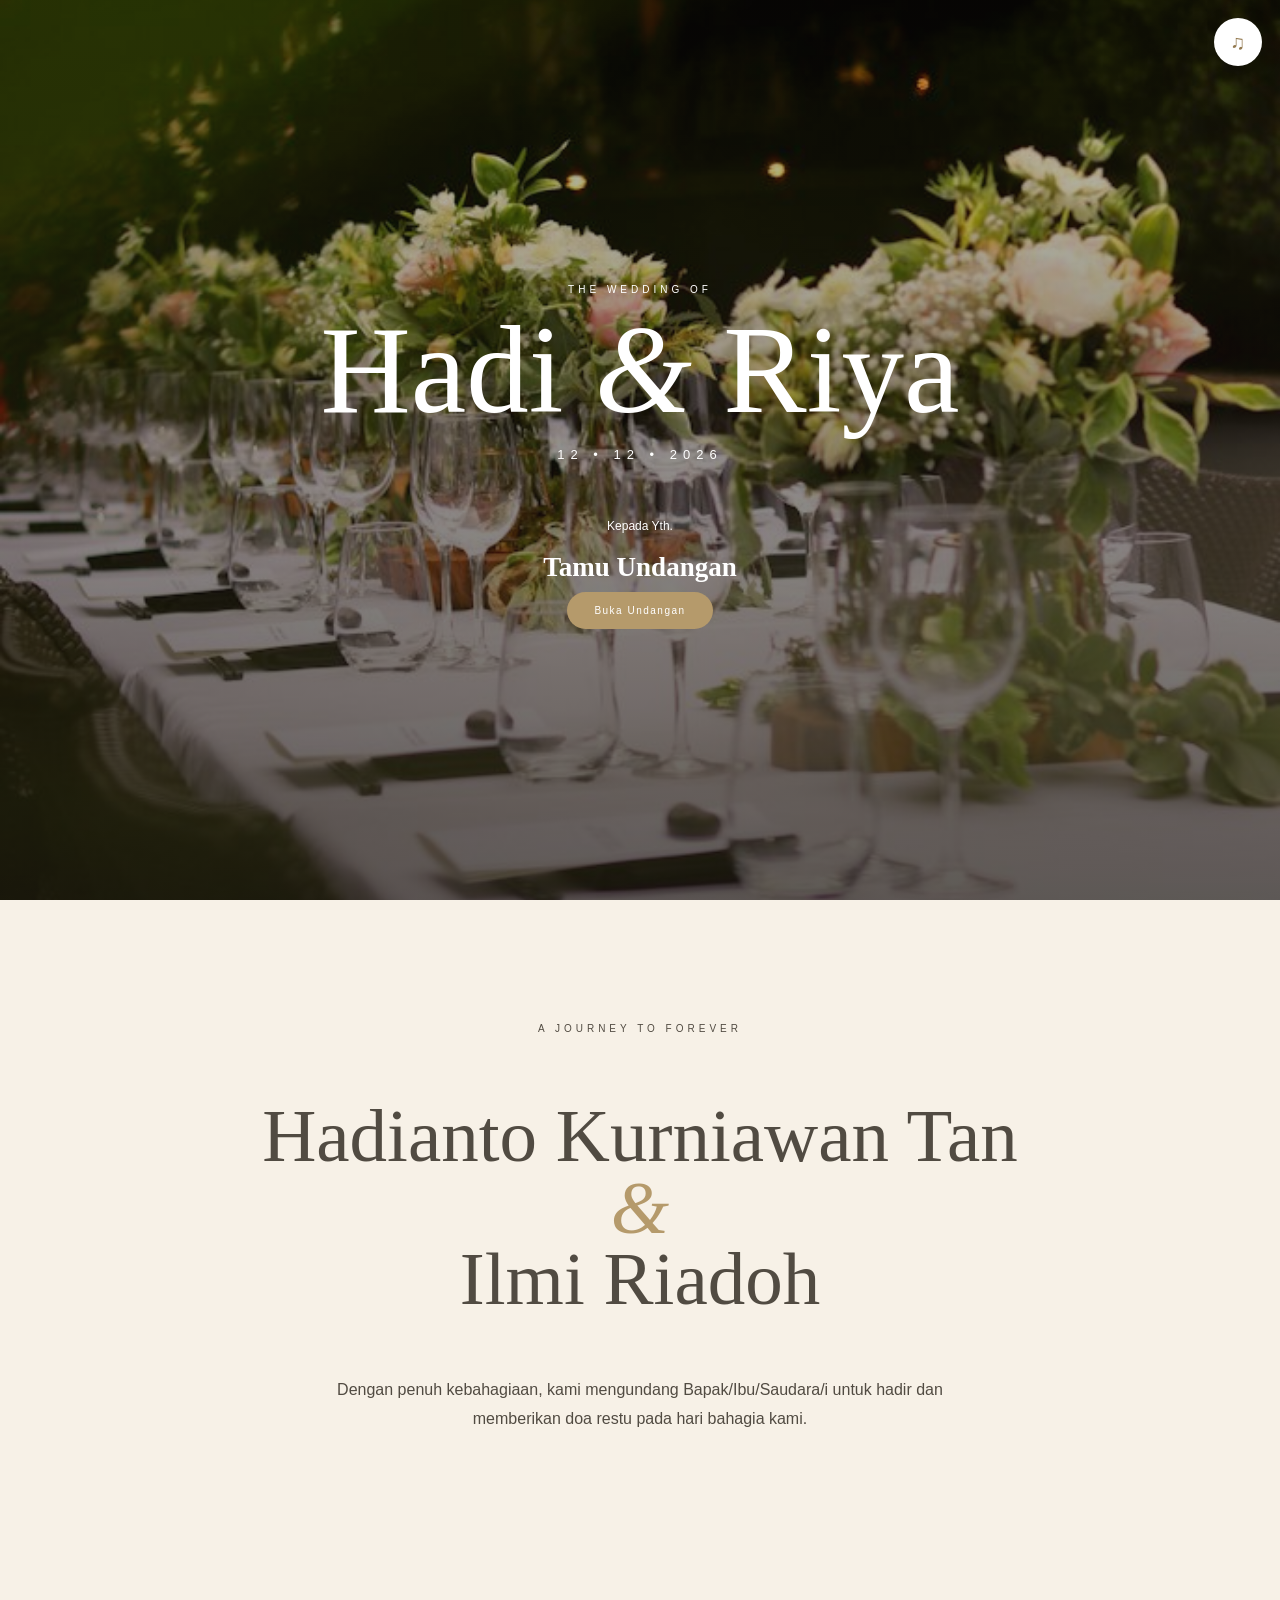
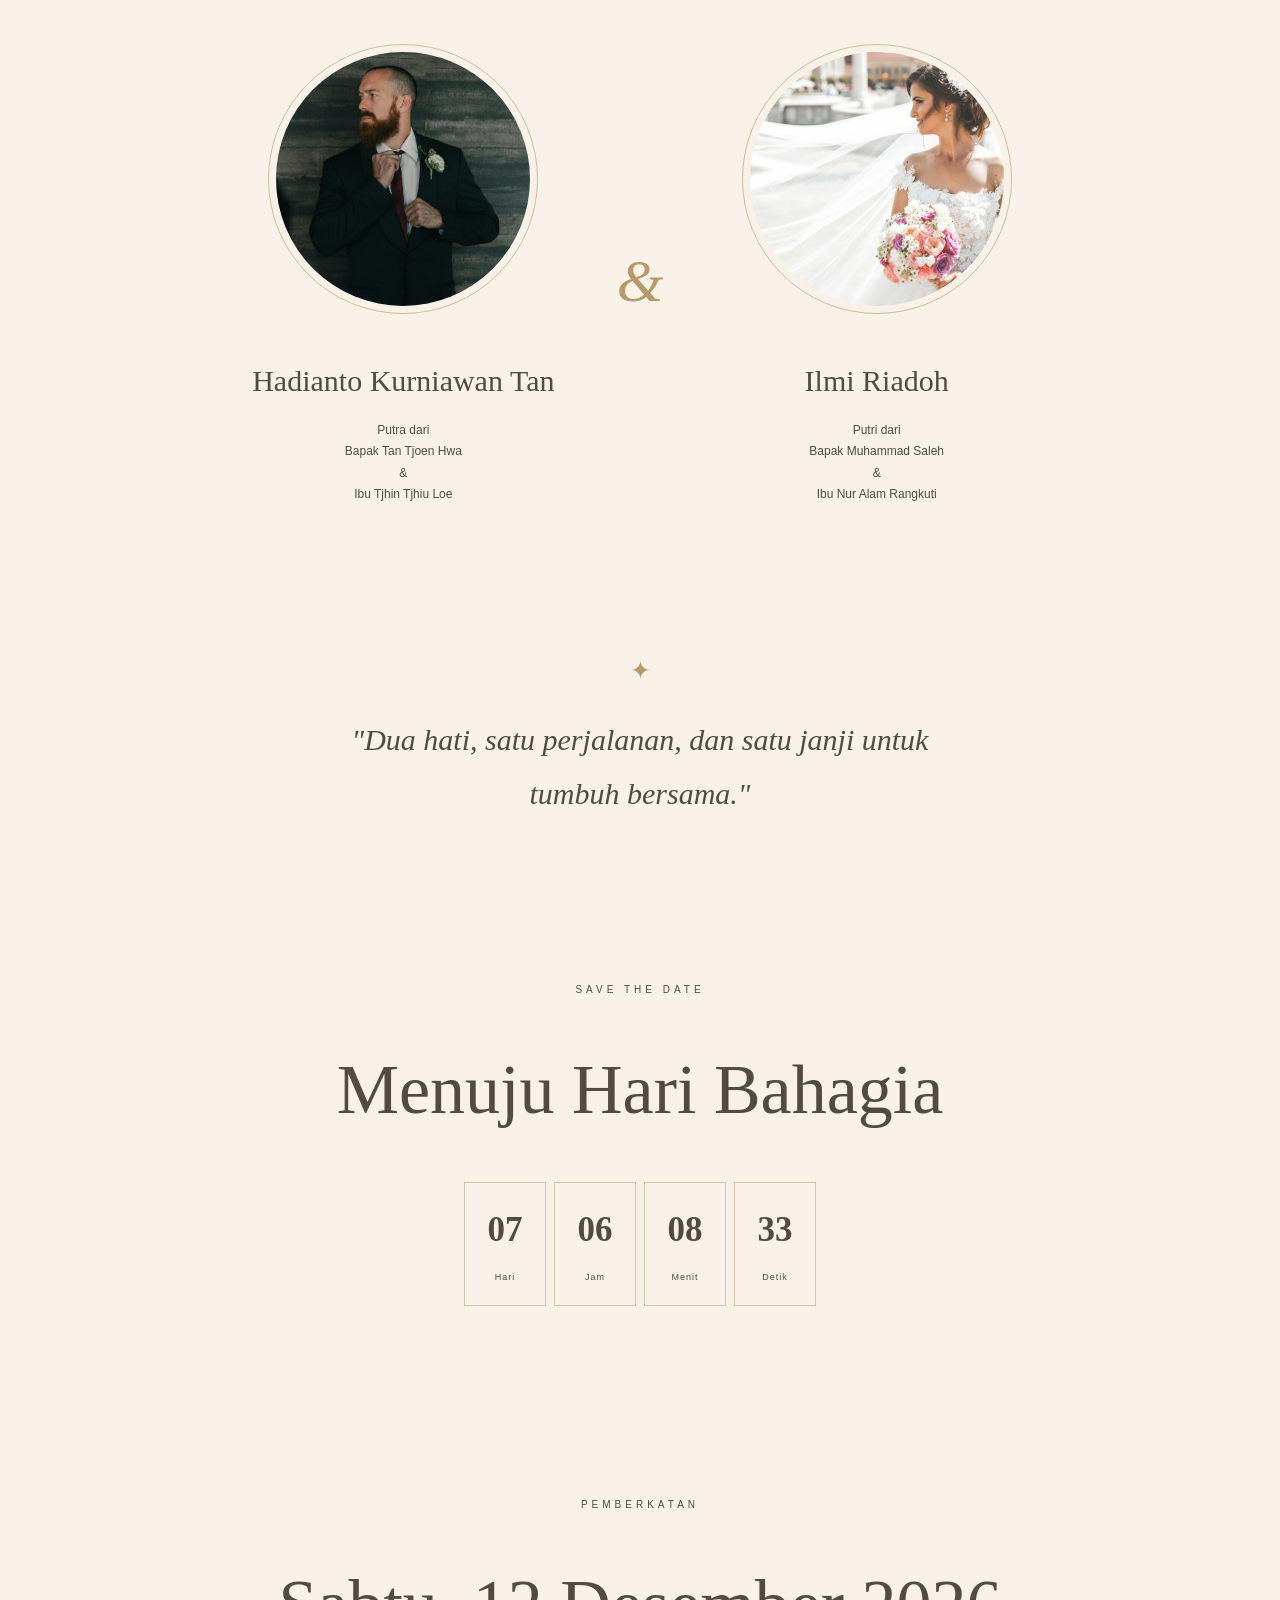
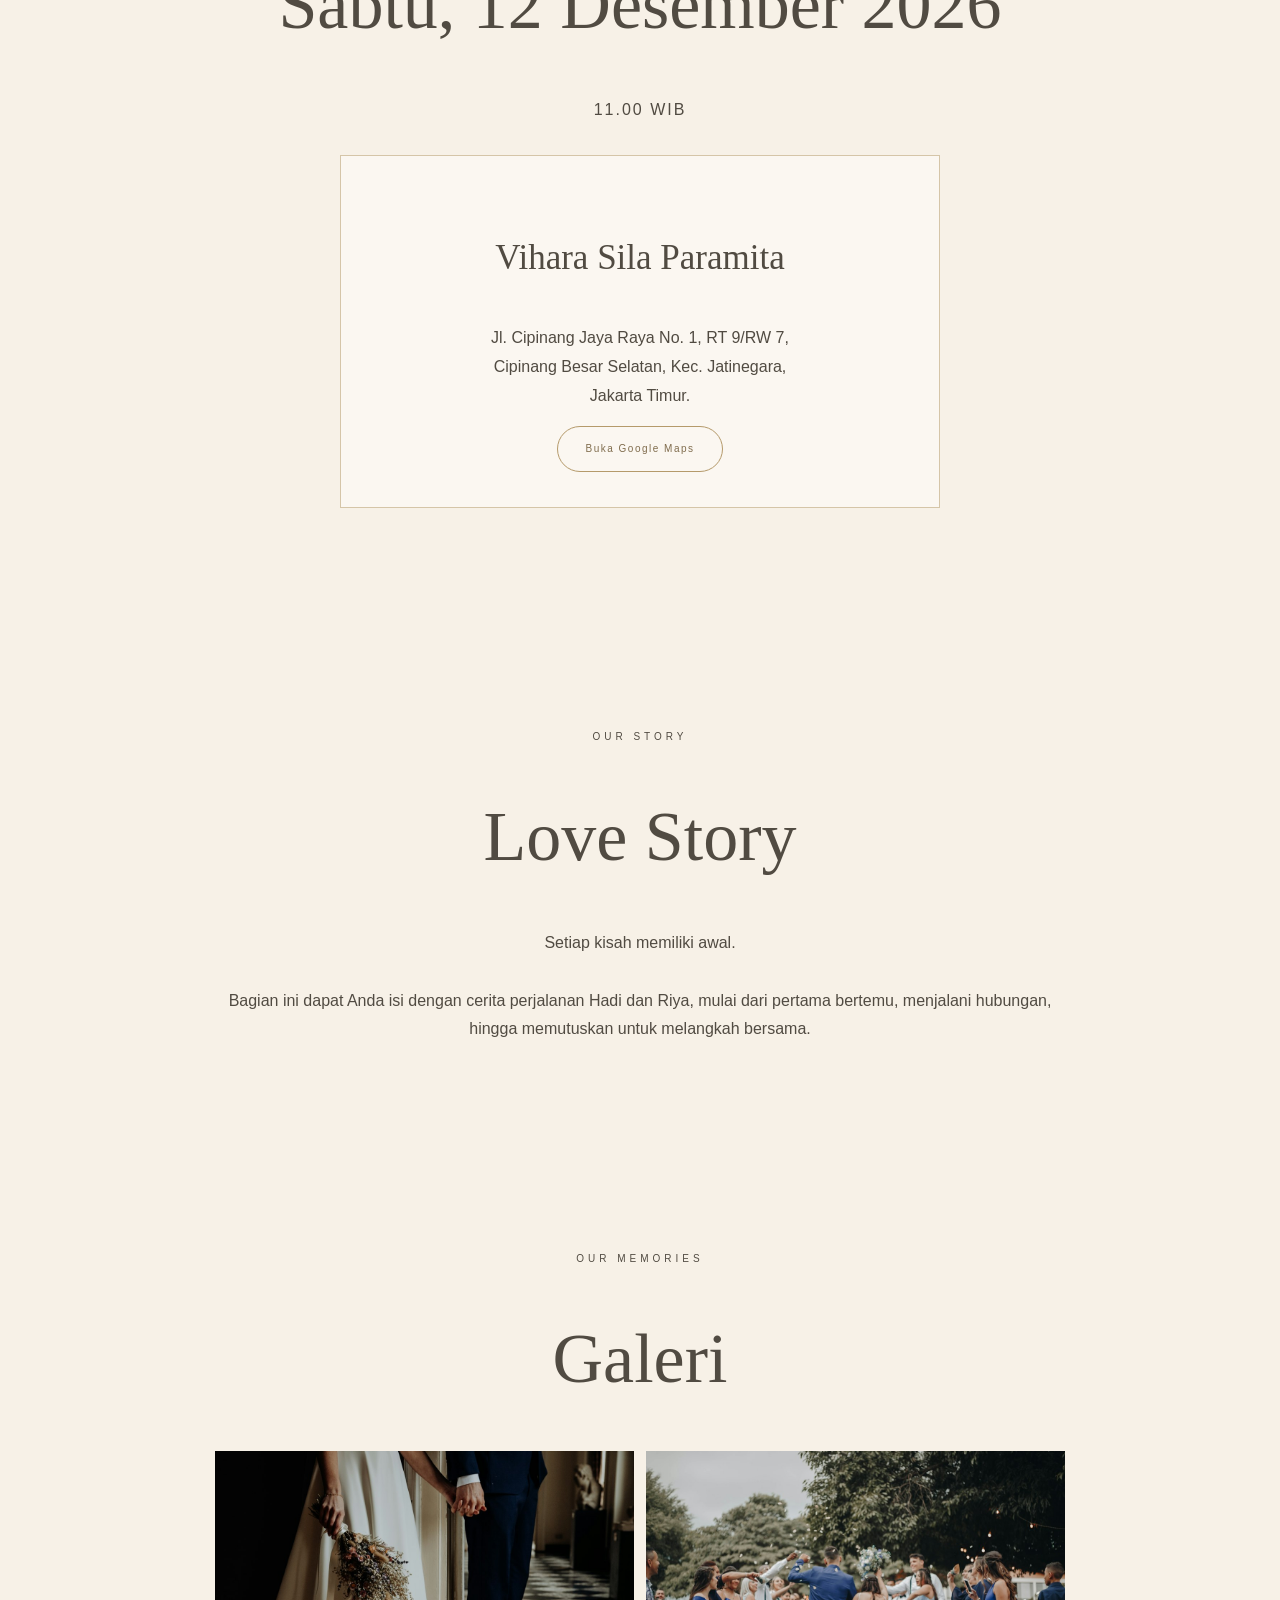
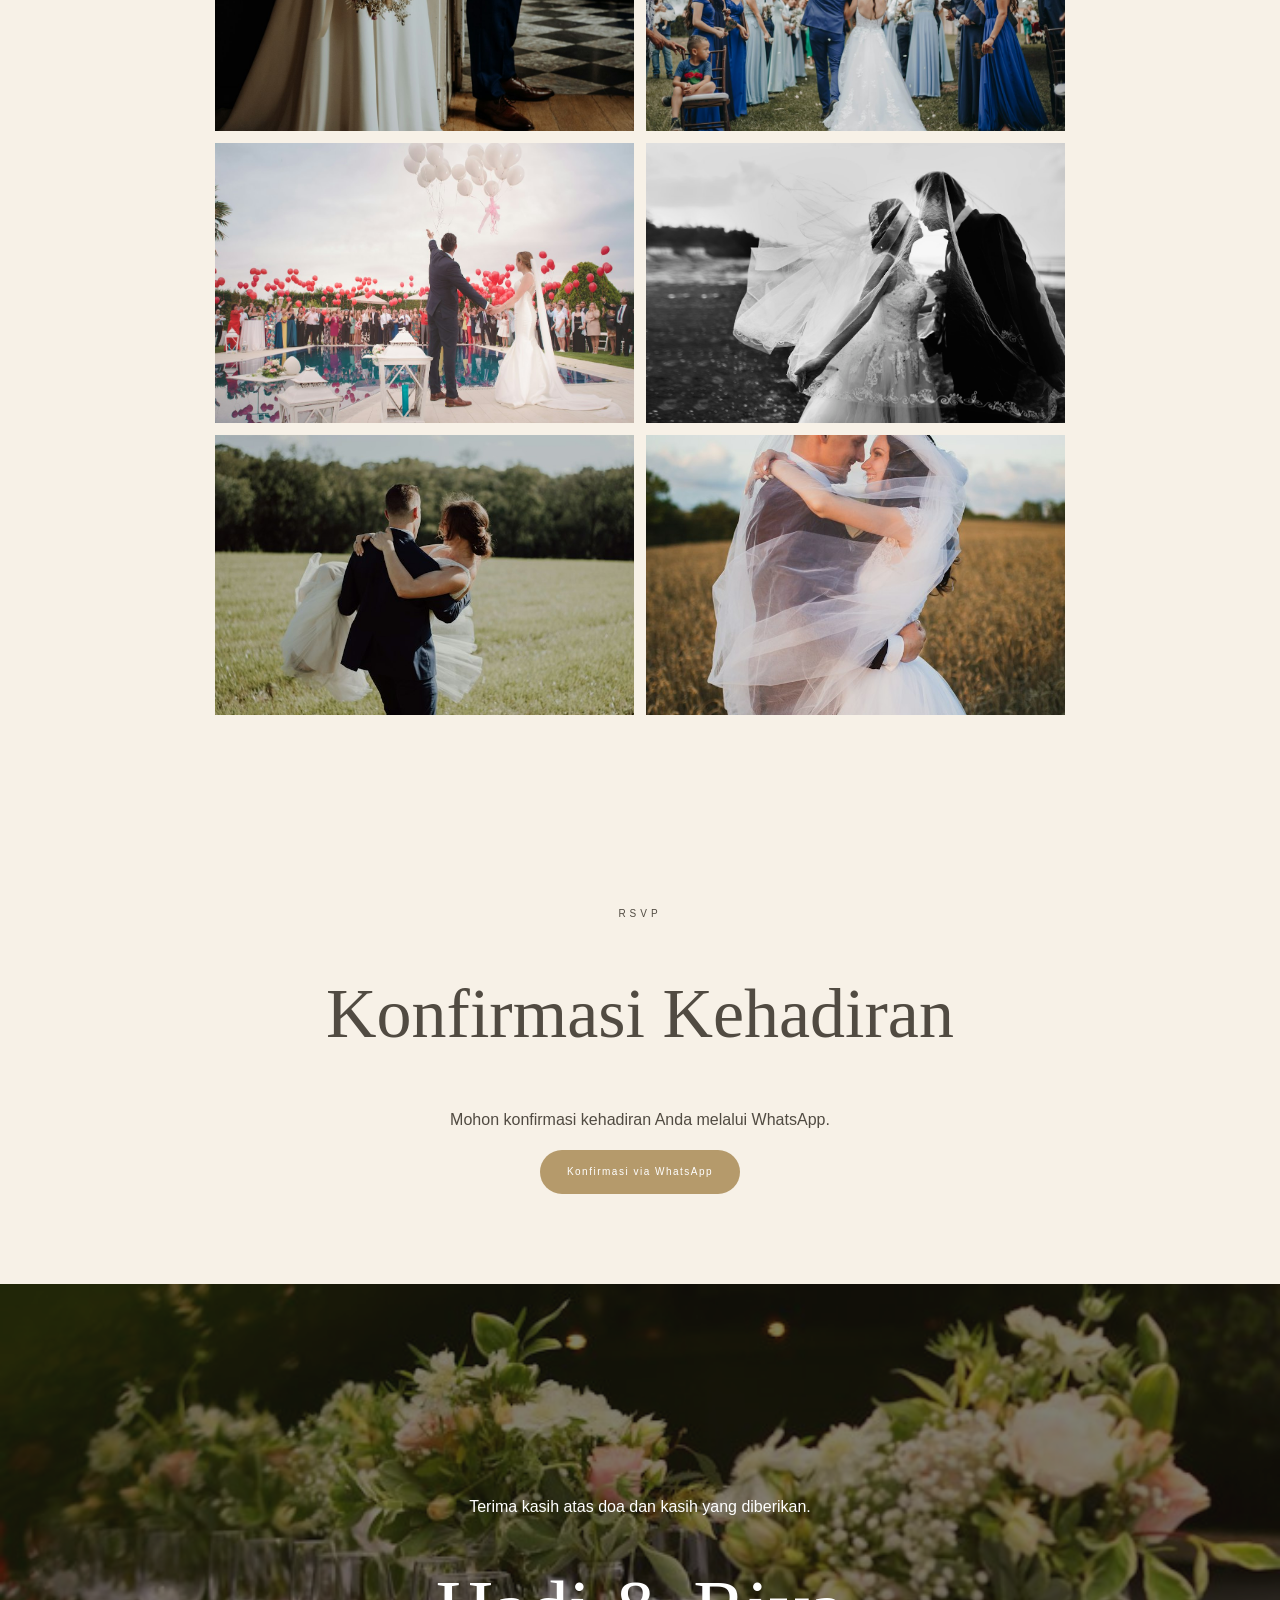
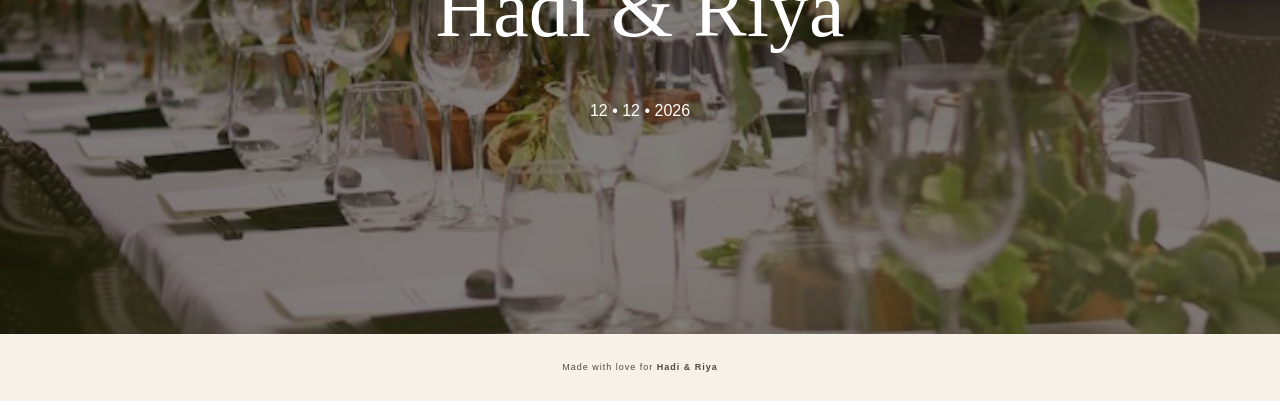
<file: demo/elegant-gold.html>
<!DOCTYPE html>
<html lang="id">
<head>
<meta charset="UTF-8">
<meta name="viewport" content="width=device-width, initial-scale=1.0">
<title>Hadi & Riya | Wedding Invitation</title>
<meta name="description" content="The Wedding of Hadi & Riya">
<link rel="preconnect" href="https://fonts.googleapis.com">
<link rel="preconnect" href="https://fonts.gstatic.com" crossorigin>
<link href="C1.jpeg" rel="stylesheet">

<style>
*{box-sizing:border-box}
html{scroll-behavior:smooth}
body{margin:0;background:#f7f1e7;color:#514b42;font-family:'Montserrat',sans-serif;font-weight:300;line-height:1.8}
h1,h2,h3{font-family:'Cormorant Garamond',serif;font-weight:500}
button,a{font-family:'Montserrat',sans-serif}

.cover{height:100vh;min-height:650px;background-image:url("C2.jpeg");background-size:cover;background-position:center;position:relative;display:flex;align-items:center;justify-content:center;text-align:center;color:white}
.cover::after{content:"";position:absolute;inset:0;background:linear-gradient(rgba(25,20,15,.25),rgba(25,20,15,.70))}
.cover-content{position:relative;z-index:2;padding:25px;animation:muncul 1.5s ease}
@keyframes muncul{from{opacity:0;transform:translateY(30px)}to{opacity:1;transform:translateY(0)}}
.small-title{font-size:10px;letter-spacing:4px;margin-bottom:15px}
.cover h1{font-size:clamp(75px,17vw,125px);line-height:.75;margin:25px 0}
.cover h1 span{font-style:italic}
.cover-date{letter-spacing:6px;font-size:13px}
.guest{margin-top:50px;font-size:12px}
.guest strong{font-family:'Cormorant Garamond',serif;font-size:27px;display:block;margin-top:5px}

.button{border:none;background:#b59a6b;color:white;padding:13px 27px;border-radius:40px;font-size:10px;letter-spacing:1.5px;text-decoration:none;display:inline-block;cursor:pointer;transition:.3s}
.button:hover{transform:translateY(-3px)}
.button-outline{background:transparent;border:1px solid #b59a6b;color:#806d4e}

.music{position:fixed;right:18px;top:18px;z-index:1000;width:48px;height:48px;border-radius:50%;border:none;background:white;color:#92784e;box-shadow:0 5px 20px rgba(0,0,0,.18);font-size:20px;cursor:pointer}

section.content{max-width:900px;margin:auto;padding:90px 25px;text-align:center}
.content h2{font-size:clamp(40px,9vw,70px);line-height:.95}
.intro h2{font-size:clamp(40px,9vw,75px)}
.intro h2 span{color:#b59a6b;font-style:italic}
.intro p{max-width:620px;margin:30px auto}

.couple{display:grid;grid-template-columns:1fr auto 1fr;gap:25px;align-items:center}
.person img{width:100%;max-width:270px;aspect-ratio:1/1;object-fit:cover;border-radius:50%;padding:7px;border:1px solid #cdbd9e}
.person h3{font-size:30px;margin-bottom:5px}
.person p{font-size:12px}
.and{font-family:'Cormorant Garamond',serif;color:#b59a6b;font-size:60px;font-style:italic}

.quote{padding-top:40px!important;padding-bottom:40px!important}
.quote-symbol{color:#b59a6b;font-size:25px}
blockquote{max-width:650px;margin:20px auto;font-family:'Cormorant Garamond',serif;font-size:30px;font-style:italic}

.timer{display:flex;justify-content:center;gap:8px;margin-top:35px}
.timer-box{width:82px;padding:15px 5px;border:1px solid #d5c5a8}
.timer-box strong{display:block;font-family:'Cormorant Garamond',serif;font-size:35px}
.timer-box span{font-size:9px;letter-spacing:1px}

.event-card{max-width:600px;margin:30px auto;padding:35px 25px;background:rgba(255,255,255,.4);border:1px solid #d5c5a8}
.event-card h3{font-size:35px}
.event-time{letter-spacing:2px}

.gallery-grid{display:grid;grid-template-columns:repeat(2,1fr);gap:12px;margin-top:30px}
.gallery-grid img{width:100%;height:280px;object-fit:cover;transition:.5s}
.gallery-grid img:hover{transform:scale(1.02)}

.gift{background:#efe5d2}
.gift-box{display:none;max-width:450px;margin:30px auto;padding:30px;background:#fffaf3;border:1px solid #d5c5a8}
.gift-box.show{display:block}

.closing{min-height:650px;position:relative;overflow:hidden;display:flex;justify-content:center;align-items:center;color:white;text-align:center}
.closing img{position:absolute;inset:0;width:100%;height:100%;object-fit:cover}
.closing::after{content:"";position:absolute;inset:0;background:rgba(25,20,15,.55)}
.closing-content{position:relative;z-index:2}
.closing-content h2{font-size:80px;margin:10px}

footer{padding:25px;text-align:center;font-size:9px;letter-spacing:1px}

.animate{opacity:0;transform:translateY(30px);transition:opacity .8s ease,transform .8s ease}
.animate.show{opacity:1;transform:translateY(0)}

@media(max-width:650px){
.couple{grid-template-columns:1fr}
.and{margin:-10px 0}
.timer{gap:4px}
.timer-box{width:68px}
.timer-box strong{font-size:28px}
.gallery-grid img{height:210px}
.closing-content h2{font-size:60px}
}
</style>
</head>

<body>

<audio id="music" loop>
<source src="Ful.mp3" type="audio/mpeg">
</audio>

<button class="music" id="musicButton">♫</button>

<section class="cover">
<div class="cover-content">
<p class="small-title">THE WEDDING OF</p>
<h1>Hadi <span>&</span> Riya</h1>
<p class="cover-date">12 • 12 • 2026</p>

<div class="guest">
Kepada Yth.
<strong id="guestName">Tamu Undangan</strong>
</div>

<button class="button" id="openButton">Buka Undangan</button>
</div>
</section>

<div id="mainContent">

<section class="content intro animate">
<p class="small-title">A JOURNEY TO FOREVER</p>
<h2>
Hadianto Kurniawan Tan
<br><span>&</span><br>
Ilmi Riadoh
</h2>
<p>
Dengan penuh kebahagiaan, kami mengundang Bapak/Ibu/Saudara/i
untuk hadir dan memberikan doa restu pada hari bahagia kami.
</p>
</section>

<section class="content">
<div class="couple">

<div class="person animate">
<img src="P.jpeg" alt="Hadianto">
<h3>Hadianto Kurniawan Tan</h3>
<p>Putra dari<br>Bapak Tan Tjoen Hwa<br>&<br>Ibu Tjhin Tjhiu Loe</p>
</div>

<div class="and animate">&</div>

<div class="person animate">
<img src="W.jpeg" alt="Ilmi">
<h3>Ilmi Riadoh</h3>
<p>Putri dari<br>Bapak Muhammad Saleh<br>&<br>Ibu Nur Alam Rangkuti</p>
</div>

</div>
</section>

<section class="content quote animate">
<div class="quote-symbol">✦</div>
<blockquote>"Dua hati, satu perjalanan, dan satu janji untuk tumbuh bersama."</blockquote>
</section>

<section class="content animate">
<p class="small-title">SAVE THE DATE</p>
<h2>Menuju Hari Bahagia</h2>
<div class="timer">
<div class="timer-box"><strong id="days">00</strong><span>Hari</span></div>
<div class="timer-box"><strong id="hours">00</strong><span>Jam</span></div>
<div class="timer-box"><strong id="minutes">00</strong><span>Menit</span></div>
<div class="timer-box"><strong id="seconds">00</strong><span>Detik</span></div>
</div>
</section>

<section class="content animate">
<p class="small-title">PEMBERKATAN</p>
<h2>Sabtu, 12 Desember 2026</h2>
<p class="event-time">11.00 WIB</p>

<div class="event-card">
<h3>Vihara Sila Paramita</h3>
<p>
Jl. Cipinang Jaya Raya No. 1, RT 9/RW 7,
<br>Cipinang Besar Selatan, Kec. Jatinegara,
<br>Jakarta Timur.
</p>
<a class="button button-outline" target="_blank" rel="noopener"
href="https://www.google.com/maps/search/?api=1&query=Vihara%20Sila%20Paramita%20Jakarta">
Buka Google Maps
</a>
</div>
</section>

<section class="content animate">
<p class="small-title">OUR STORY</p>
<h2>Love Story</h2>
<p>
Setiap kisah memiliki awal.
<br><br>
Bagian ini dapat Anda isi dengan cerita perjalanan Hadi dan Riya,
mulai dari pertama bertemu, menjalani hubungan,
hingga memutuskan untuk melangkah bersama.
</p>
</section>

<section class="content">
<p class="small-title animate">OUR MEMORIES</p>
<h2 class="animate">Galeri</h2>

<div class="gallery-grid">
<img class="animate" src="B6.jpeg" alt="Kenangan Hadi dan Riya">
<img class="animate" src="B5.jpeg" alt="Kenangan Hadi dan Riya">
<img class="animate" src="B4.jpeg" alt="Kenangan Hadi dan Riya">
<img class="animate" src="B3.jpeg" alt="Kenangan Hadi dan Riya">
<img class="animate" src="B2.jpeg" alt="Kenangan Hadi dan Riya">
<img class="animate" src="B1.jpeg" alt="Kenangan Hadi dan Riya">
</div>
</section>

<section class="content animate">
<p class="small-title">RSVP</p>
<h2>Konfirmasi Kehadiran</h2>
<p>Mohon konfirmasi kehadiran Anda melalui WhatsApp.</p>

<!-- GANTI NOMOR 6280000000000 DENGAN NOMOR WHATSAPP ANDA -->
<a class="button" target="_blank" rel="noopener"
href="https://wa.me/6280000000000?text=Halo%20Hadi%20%26%20Riya%2C%20saya%20ingin%20mengonfirmasi%20kehadiran.">
Konfirmasi via WhatsApp
</a>
</section>

<section class="closing">
<img src="C2.jpeg" alt="Hadi dan Riya">
<div class="closing-content">
<p>Terima kasih atas doa dan kasih yang diberikan.</p>
<h2>Hadi & Riya</h2>
<p>12 • 12 • 2026</p>
</div>
</section>

</div>

<footer>Made with love for <strong>Hadi & Riya</strong></footer>

<script>
const urlParams = new URLSearchParams(window.location.search);
const namaTamu = urlParams.get("to");

if(namaTamu){
document.getElementById("guestName").textContent =
namaTamu.replace(/\+/g," ");
}

const openButton = document.getElementById("openButton");
const music = document.getElementById("music");
const musicButton = document.getElementById("musicButton");

openButton.addEventListener("click",function(){
music.play().catch(function(){});
musicButton.textContent = "❚❚";
document.getElementById("mainContent").scrollIntoView({behavior:"smooth"});
});

musicButton.addEventListener("click",function(){
if(music.paused){
music.play().catch(function(){});
musicButton.textContent = "❚❚";
}else{
music.pause();
musicButton.textContent = "♫";
}
});

const weddingDate = new Date("2026-12-12T11:00:00+07:00").getTime();

function countdown(){
const now = new Date().getTime();
let distance = weddingDate - now;
if(distance < 0) distance = 0;

const days = Math.floor(distance/(1000*60*60*24));
const hours = Math.floor((distance%(1000*60*60*24))/(1000*60*60));
const minutes = Math.floor((distance%(1000*60*60))/(1000*60));
const seconds = Math.floor((distance%(1000*60))/1000);

document.getElementById("days").textContent = String(days).padStart(2,"0");
document.getElementById("hours").textContent = String(hours).padStart(2,"0");
document.getElementById("minutes").textContent = String(minutes).padStart(2,"0");
document.getElementById("seconds").textContent = String(seconds).padStart(2,"0");
}

countdown();
setInterval(countdown,1000);

const observer = new IntersectionObserver(function(entries){
entries.forEach(function(entry){
if(entry.isIntersecting){
entry.target.classList.add("show");
}
});
},{threshold:.15});

document.querySelectorAll(".animate").forEach(function(element){
observer.observe(element);
});
</script>

</body>
  </html>
</file>
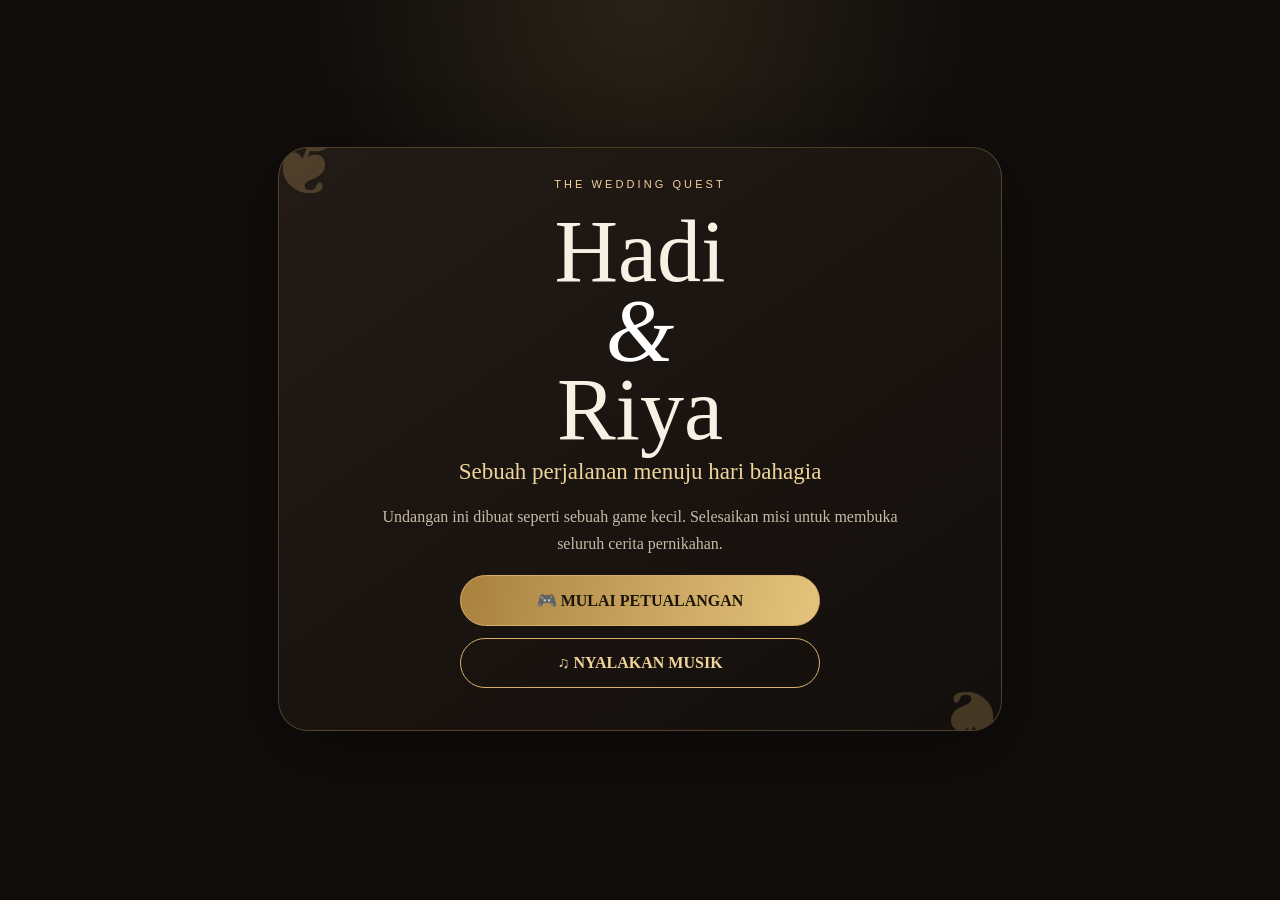
<file: demo/minimalist-sage.html>
<!DOCTYPE html>
<html lang="id">
<head>
<meta charset="UTF-8">
<meta name="viewport" content="width=device-width, initial-scale=1.0">
<meta name="theme-color" content="#15110f">
<title>Wedding Quest | Undangan Digital</title>
<style>
:root{
  --bg:#100d0b;--card:#1b1512;--cream:#f8f0e4;--muted:#c8b9a7;
  --gold:#d7b06a;--gold2:#f0d49a;--line:rgba(215,176,106,.28);
}
*{box-sizing:border-box}html{scroll-behavior:smooth}
body{margin:0;background:var(--bg);color:var(--cream);font-family:Georgia,"Times New Roman",serif}
button{font:inherit}.wrap{max-width:760px;margin:auto;min-height:100vh;background:
radial-gradient(circle at 50% 0%,rgba(215,176,106,.13),transparent 34%),var(--bg)}
.screen{min-height:100vh;padding:28px 18px 50px;display:flex;align-items:center;justify-content:center}
.panel{width:100%;background:linear-gradient(145deg,rgba(35,27,22,.98),rgba(19,15,12,.98));
border:1px solid var(--line);border-radius:30px;padding:30px 20px;box-shadow:0 20px 70px rgba(0,0,0,.35);position:relative;overflow:hidden}
.orn{position:absolute;color:rgba(215,176,106,.25);font-size:90px;line-height:1}.o1{top:-28px;left:-12px}.o2{bottom:-35px;right:-8px;transform:rotate(180deg)}
.kicker{text-align:center;color:var(--gold2);font:11px Arial,sans-serif;letter-spacing:.28em;text-transform:uppercase}
h1{font-size:clamp(48px,13vw,88px);font-weight:400;line-height:.9;text-align:center;margin:22px 0 10px}
.names{text-align:center;font-size:23px;color:var(--gold2)}.amp{font-style:italic;color:#fff}
.lead{text-align:center;color:var(--muted);line-height:1.7;max-width:520px;margin:18px auto}
.btn{display:block;width:min(100%,360px);margin:12px auto;padding:15px 20px;border-radius:999px;border:1px solid var(--gold);
background:linear-gradient(100deg,#a9813f,#e4c47d);color:#1c1309;font-weight:700;cursor:pointer}
.btn.ghost{background:transparent;color:var(--gold2)}.hidden{display:none!important}
.card{background:rgba(255,255,255,.035);border:1px solid var(--line);border-radius:22px;padding:20px;margin:14px 0}
.progress{height:7px;background:#2b211b;border-radius:99px;overflow:hidden;margin:15px 0 22px}.progress span{display:block;height:100%;width:0;background:var(--gold);transition:.35s}
.question{text-align:center;font-size:25px;line-height:1.35}.choice{width:100%;margin:7px 0;padding:14px;border-radius:15px;border:1px solid var(--line);background:#241b16;color:var(--cream);text-align:left;cursor:pointer}
.choice:hover{border-color:var(--gold)}.choice.good{background:#273126;border-color:#9db98e}.choice.bad{background:#34211f;border-color:#bd8072}
.detail{display:grid;grid-template-columns:1fr 1fr;gap:10px}.detail div{border:1px solid var(--line);border-radius:16px;padding:14px}.label{display:block;font:10px Arial,sans-serif;letter-spacing:.15em;text-transform:uppercase;color:var(--muted);margin-bottom:6px}
.photo{width:100%;aspect-ratio:4/3;object-fit:cover;border-radius:22px;border:1px solid var(--line);display:block}
.gallery{display:grid;grid-template-columns:1fr 1fr;gap:10px}.gallery img{width:100%;aspect-ratio:1;object-fit:cover;border-radius:16px}
.count{display:flex;justify-content:center;gap:8px;flex-wrap:wrap}.count div{min-width:68px;text-align:center;border:1px solid var(--line);border-radius:15px;padding:10px 6px}.count b{display:block;font-size:25px;color:var(--gold2)}.count small{color:var(--muted);font:10px Arial,sans-serif}
.quote{text-align:center;color:var(--muted);line-height:1.8;font-style:italic}
.footer{text-align:center;color:#8f8070;font:11px Arial,sans-serif;letter-spacing:.12em;margin-top:25px}
@media(max-width:500px){.detail{grid-template-columns:1fr}.panel{padding:25px 15px}}
</style>
</head>
<body>
<div class="wrap">
<main class="screen">
<div class="panel">
<div class="orn o1">❦</div><div class="orn o2">❦</div>

<!-- =========================
     EDIT DATA DI BAGIAN INI
     ========================= -->
<script>
const WEDDING = {
  pria: "Hadi",
  wanita: "Riya",

  tanggal: "2026-12-20",
  tanggalTampil: "Minggu, 20 Desember 2026",
  akad: "10.00 WIB",
  resepsi: "11.00 WIB",

  venue: "Gedung Pernikahan Bahagia",
  alamat: "Jl. Contoh Bahagia No. 123, Jakarta",

  // Format: 628xxxxxxxxxx (tanpa + dan tanpa spasi)
  whatsapp: "6281234567890",

  fotoUtama: "B4.jpeg",
  foto2: "B9.jpeg",
  foto3: "B3.jpeg",

  // Bisa diganti menjadi URL gambar online.
  musik: "Ful.mp3"
};
</script>

<section id="opening">
  <div class="kicker">The Wedding Quest</div>
  <h1><span id="priaA"></span><br><i class="amp">&amp;</i><br><span id="wanitaA"></span></h1>
  <div class="names">Sebuah perjalanan menuju hari bahagia</div>
  <p class="lead">Undangan ini dibuat seperti sebuah game kecil. Selesaikan misi untuk membuka seluruh cerita pernikahan.</p>
  <button class="btn" id="startBtn">🎮 MULAI PETUALANGAN</button>
  <button class="btn ghost" id="musicBtn">♫ NYALAKAN MUSIK</button>
</section>

<section id="game" class="hidden">
  <div class="kicker">Wedding Quest</div>
  <div class="progress"><span id="progress"></span></div>
  <div id="questionBox"></div>
  <div id="choices"></div>
  <p id="gameMessage" class="lead"></p>
</section>

<section id="invitation" class="hidden">
  <div class="kicker">Quest Complete</div>
  <h2 style="text-align:center;font-size:36px;font-weight:400">Pintu Hari Bahagia Terbuka ✨</h2>

  <img id="mainPhoto" class="photo" alt="Foto pasangan">

  <div class="card">
    <div class="kicker">The Couple</div>
    <h2 id="couple" style="text-align:center;font-size:34px;font-weight:400"></h2>
    <p class="quote">“Dan di antara tanda-tanda kebesaran-Nya ialah Dia menciptakan pasangan-pasangan untukmu...”</p>
  </div>

  <div class="card">
    <div class="kicker">Save The Date</div>
    <h2 id="dateText" style="text-align:center;font-size:27px;font-weight:400"></h2>
    <div class="count" id="countdown"></div>
  </div>

  <div class="card">
    <div class="kicker">Wedding Details</div>
    <div class="detail">
      <div><span class="label">Akad</span><strong id="akad"></strong></div>
      <div><span class="label">Resepsi</span><strong id="resepsi"></strong></div>
      <div><span class="label">Lokasi</span><strong id="venue"></strong></div>
      <div><span class="label">Alamat</span><strong id="address"></strong></div>
    </div>
    <button class="btn" id="mapBtn">📍 BUKA LOKASI</button>
  </div>

  <div class="card">
    <div class="kicker">Our Moments</div>
    <div class="gallery">
      <img id="photo2" alt="Momen pasangan 1">
      <img id="photo3" alt="Momen pasangan 2">
    </div>
  </div>

  <div class="card">
    <div class="kicker">RSVP</div>
    <p class="lead">Mohon konfirmasi kehadiran melalui WhatsApp.</p>
    <button class="btn" id="rsvpBtn">💬 KONFIRMASI KE WHATSAPP</button>
  </div>

  <button class="btn ghost" id="againBtn">↻ MAIN LAGI</button>
  <div class="footer">MADE WITH LOVE • WEDDING QUEST TEMPLATE</div>
</section>

</div>
</main>
</div>

<script>
(function(){
  /** @param {string} id */
  const $ = (id) => document.getElementById(id);
  const q = [
    {title:"Misi 1 — Cincin", text:"Apa simbol yang paling sering digunakan untuk menandai ikatan pernikahan?", answers:["💍 Cincin","🎮 Konsol","🚗 Mobil"], correct:0},
    {title:"Misi 2 — Dua Hati", text:"Dalam perjalanan pernikahan, apa yang menjadi fondasi penting?", answers:["🤝 Saling percaya","🍕 Pizza","🎲 Keberuntungan"], correct:0},
    {title:"Misi 3 — Doa", text:"Apa yang paling indah diberikan kepada pasangan di hari bahagia?", answers:["💐 Doa dan ucapan bahagia","😴 Tidur","📦 Paket misterius"], correct:0}
  ];
  let level=0, audio=null;

  function fillData(){
    $("priaA").textContent=WEDDING.pria;
    $("wanitaA").textContent=WEDDING.wanita;
    $("couple").textContent=WEDDING.pria+" & "+WEDDING.wanita;
    $("dateText").textContent=WEDDING.tanggalTampil;
    $("akad").textContent=WEDDING.akad;
    $("resepsi").textContent=WEDDING.resepsi;
    $("venue").textContent=WEDDING.venue;
    $("address").textContent=WEDDING.alamat;
    $("mainPhoto").src=WEDDING.fotoUtama;
    $("photo2").src=WEDDING.foto2;
    $("photo3").src=WEDDING.foto3;
  }

  /** @param {string} section */
  function show(section){
    ["opening","game","invitation"].forEach(id=>$(id).classList.toggle("hidden",id!==section));
  }

  function renderGame(){
    const item=q[level];
    $("progress").style.width=(level/q.length*100)+"%";
    $("questionBox").innerHTML='<div class="card"><div class="kicker">'+item.title+'</div><div class="question">'+item.text+'</div></div>';
    $("choices").innerHTML="";
    $("gameMessage").textContent="";
    item.answers.forEach((answer,i)=>{
      const b=document.createElement("button");
      b.className="choice"; b.textContent=answer;
      b.addEventListener("click",()=>{
        [...$("choices").children].forEach(x=>x.disabled=true);
        if(i===item.correct){
          b.classList.add("good");
          $("gameMessage").textContent="Benar! Misi berhasil.";
          setTimeout(()=>{
            level++;
            if(level<q.length) renderGame();
            else { $("progress").style.width="100%"; show("invitation"); }
          },500);
        }else{
          b.classList.add("bad");
          $("gameMessage").textContent="Belum tepat. Coba lagi.";
          setTimeout(()=>{
            b.classList.remove("bad");
            [...$("choices").children].forEach(x=>x.disabled=false);
          },500);
        }
      });
      $("choices").appendChild(b);
    });
  }

  function start(){
    level=0; show("game"); renderGame();
  }

  function countdown(){
    const target=new Date(WEDDING.tanggal+"T00:00:00");
    const now=new Date(); let diff=Math.max(0,target-now);
    const d=Math.floor(diff/86400000); diff%=86400000;
    const h=Math.floor(diff/3600000); diff%=3600000;
    const m=Math.floor(diff/60000); diff%=60000;
    const s=Math.floor(diff/1000);
    $("countdown").innerHTML=
      '<div><b>'+d+'</b><small>HARI</small></div>'+
      '<div><b>'+h+'</b><small>JAM</small></div>'+
      '<div><b>'+m+'</b><small>MENIT</small></div>'+
      '<div><b>'+s+'</b><small>DETIK</small></div>';
  }

  $("startBtn").addEventListener("click",start);
  $("againBtn").addEventListener("click",start);

  $("musicBtn").addEventListener("click",()=>{
    if(!audio) audio=new Audio(WEDDING.musik);
    if(audio.paused){audio.loop=true;audio.play().then(()=>{$("musicBtn").textContent="♫ MUSIK AKTIF"}).catch(()=>alert("Pastikan file musik.mp3 ada di folder yang sama dengan HTML."));}
    else{audio.pause();$("musicBtn").textContent="♫ NYALAKAN MUSIK";}
  });

  $("rsvpBtn").addEventListener("click",()=>{
    const text="Halo, saya ingin mengonfirmasi kehadiran di pernikahan "+WEDDING.pria+" & "+WEDDING.wanita+".";
    window.open("https://wa.me/"+WEDDING.whatsapp+"?text="+encodeURIComponent(text),"_blank");
  });

  $("mapBtn").addEventListener("click",()=>{
    window.open("https://www.google.com/maps/search/?api=1&query="+encodeURIComponent(WEDDING.alamat),"_blank");
  });

  fillData(); countdown(); setInterval(countdown,1000);
})();
</script>
</body>
</html>
</file>
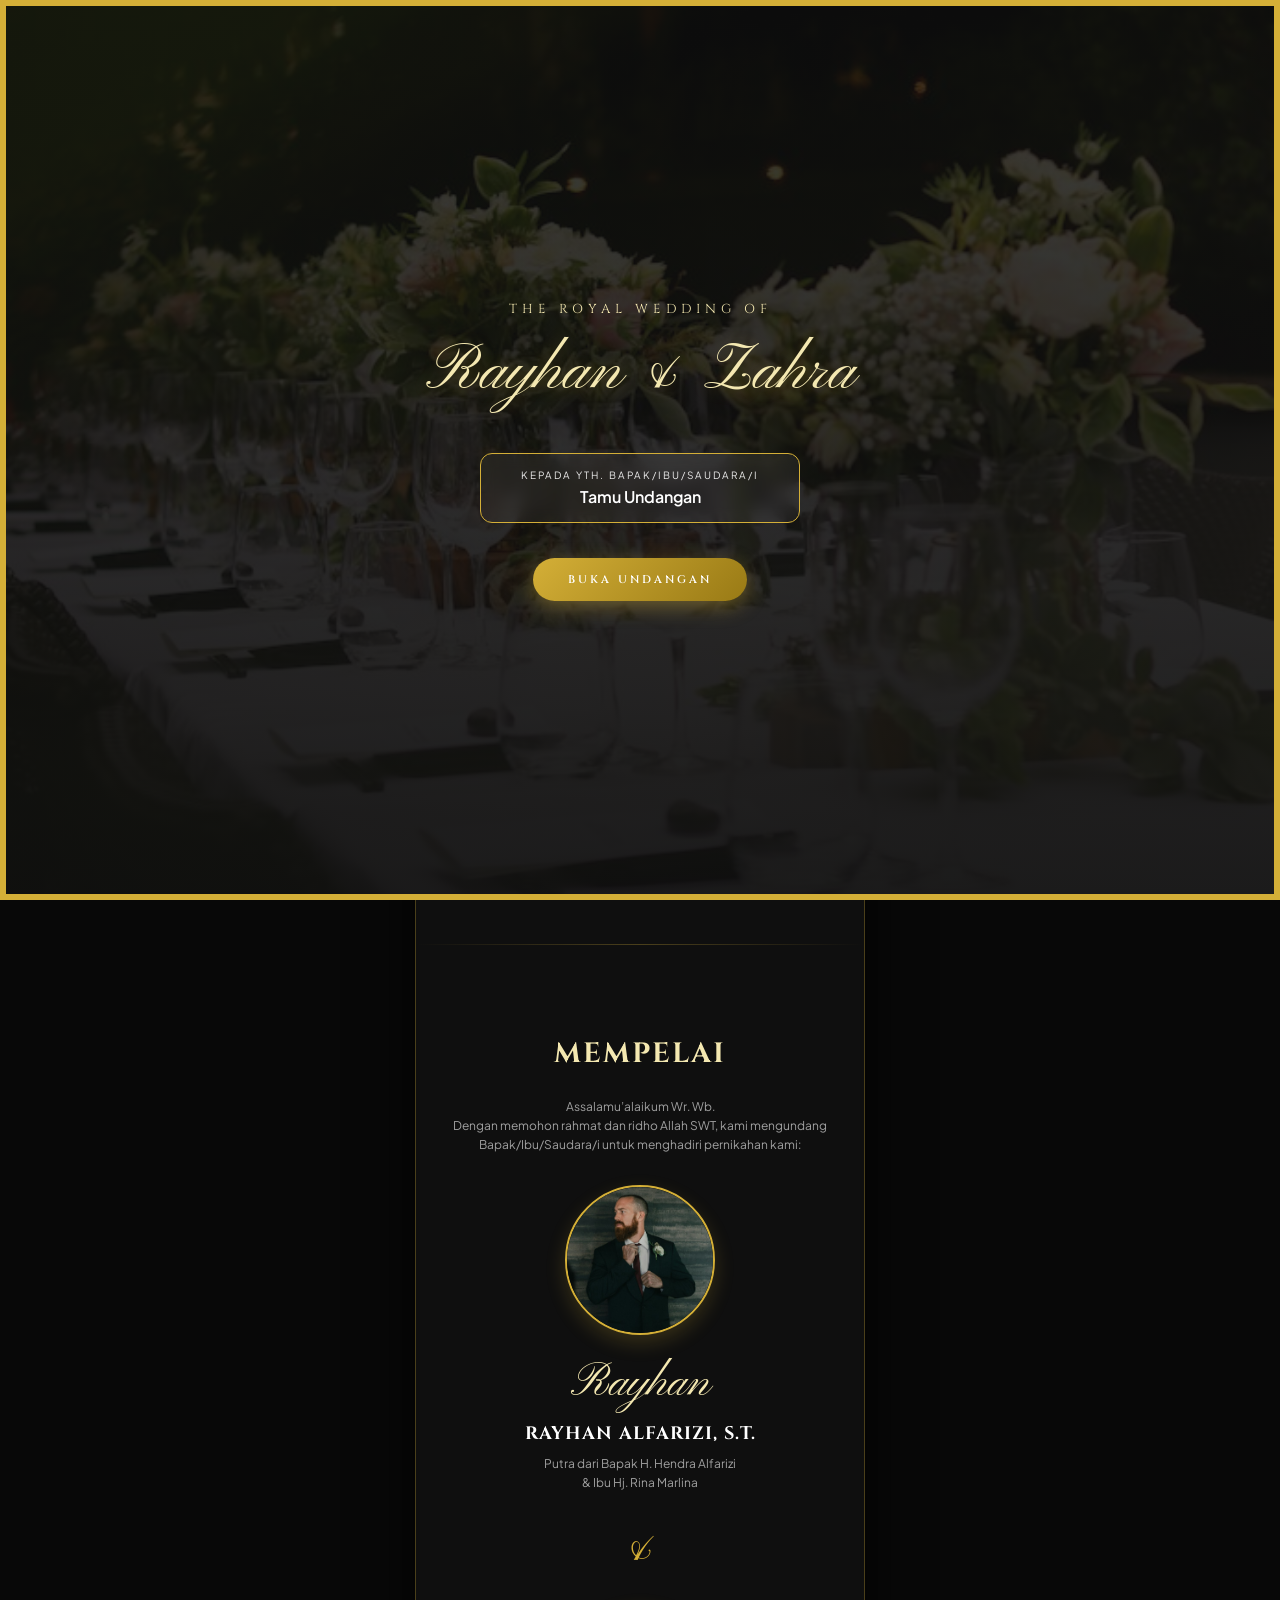
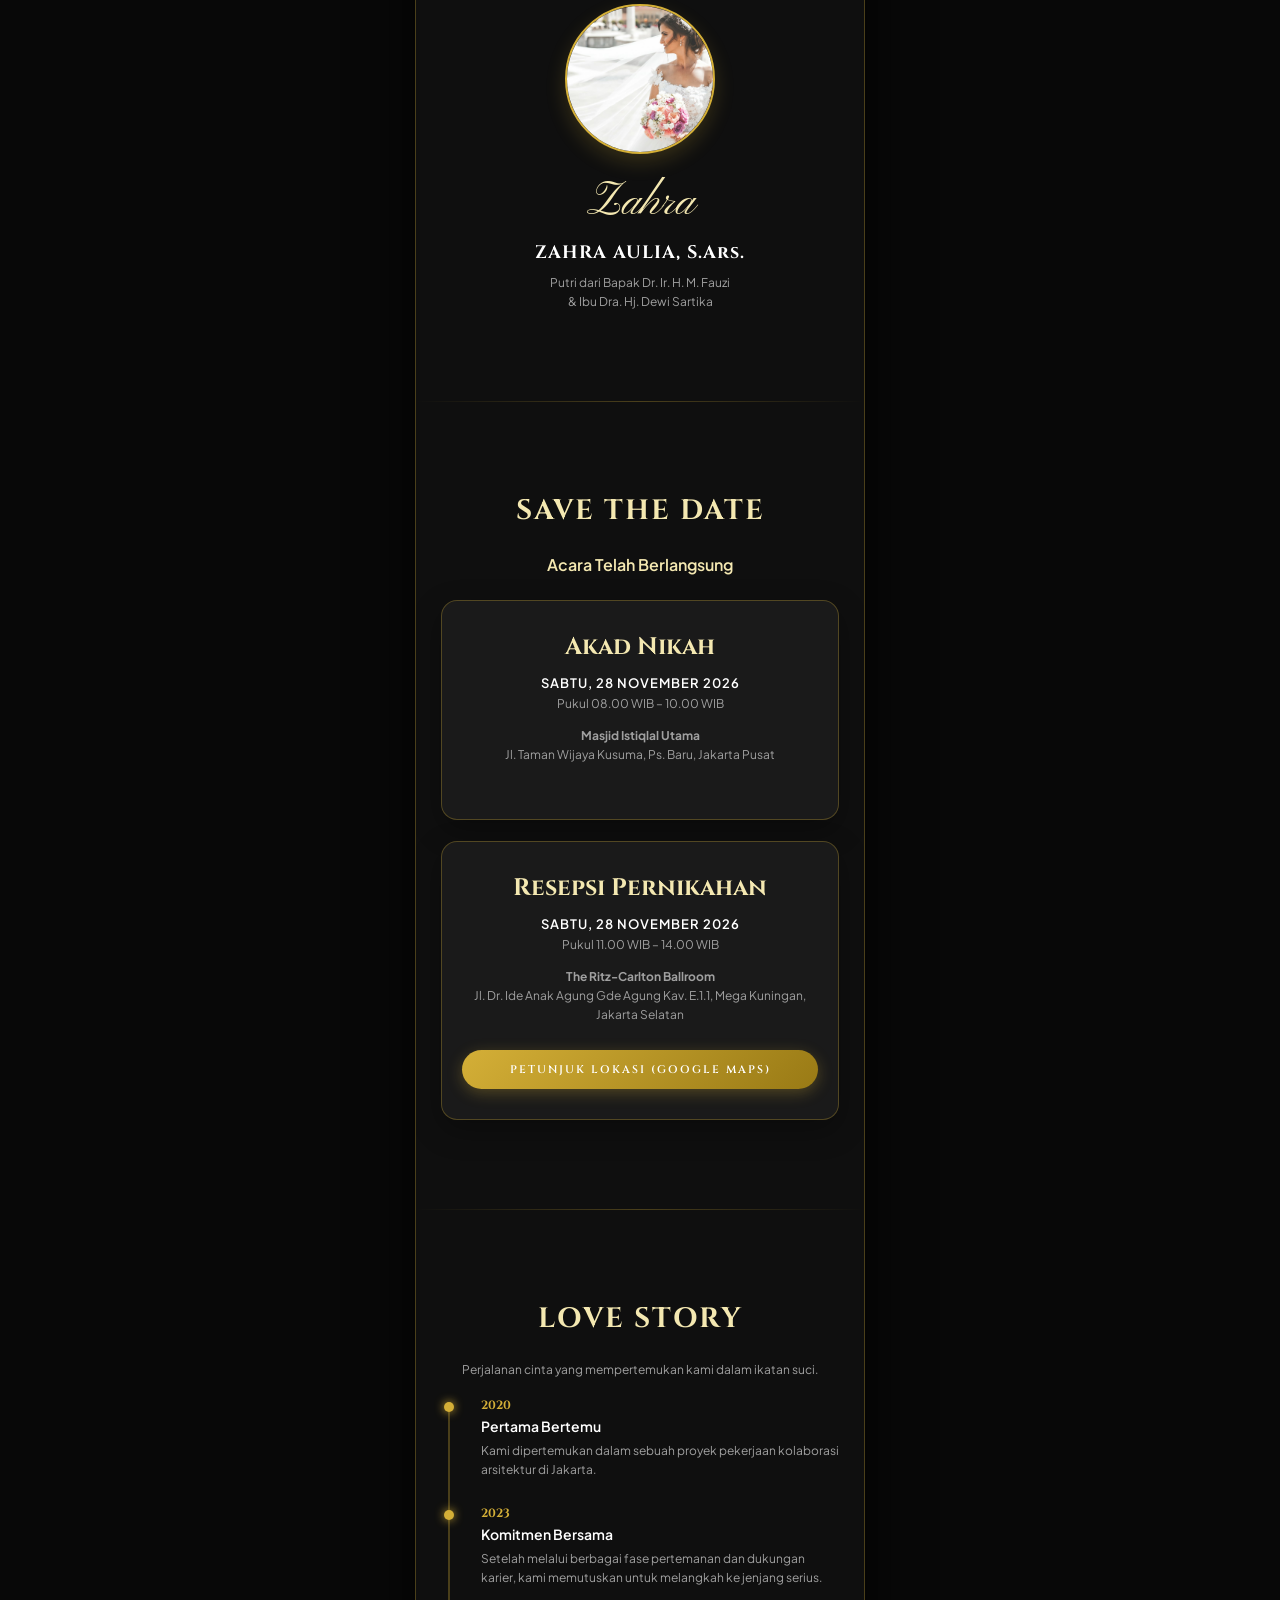
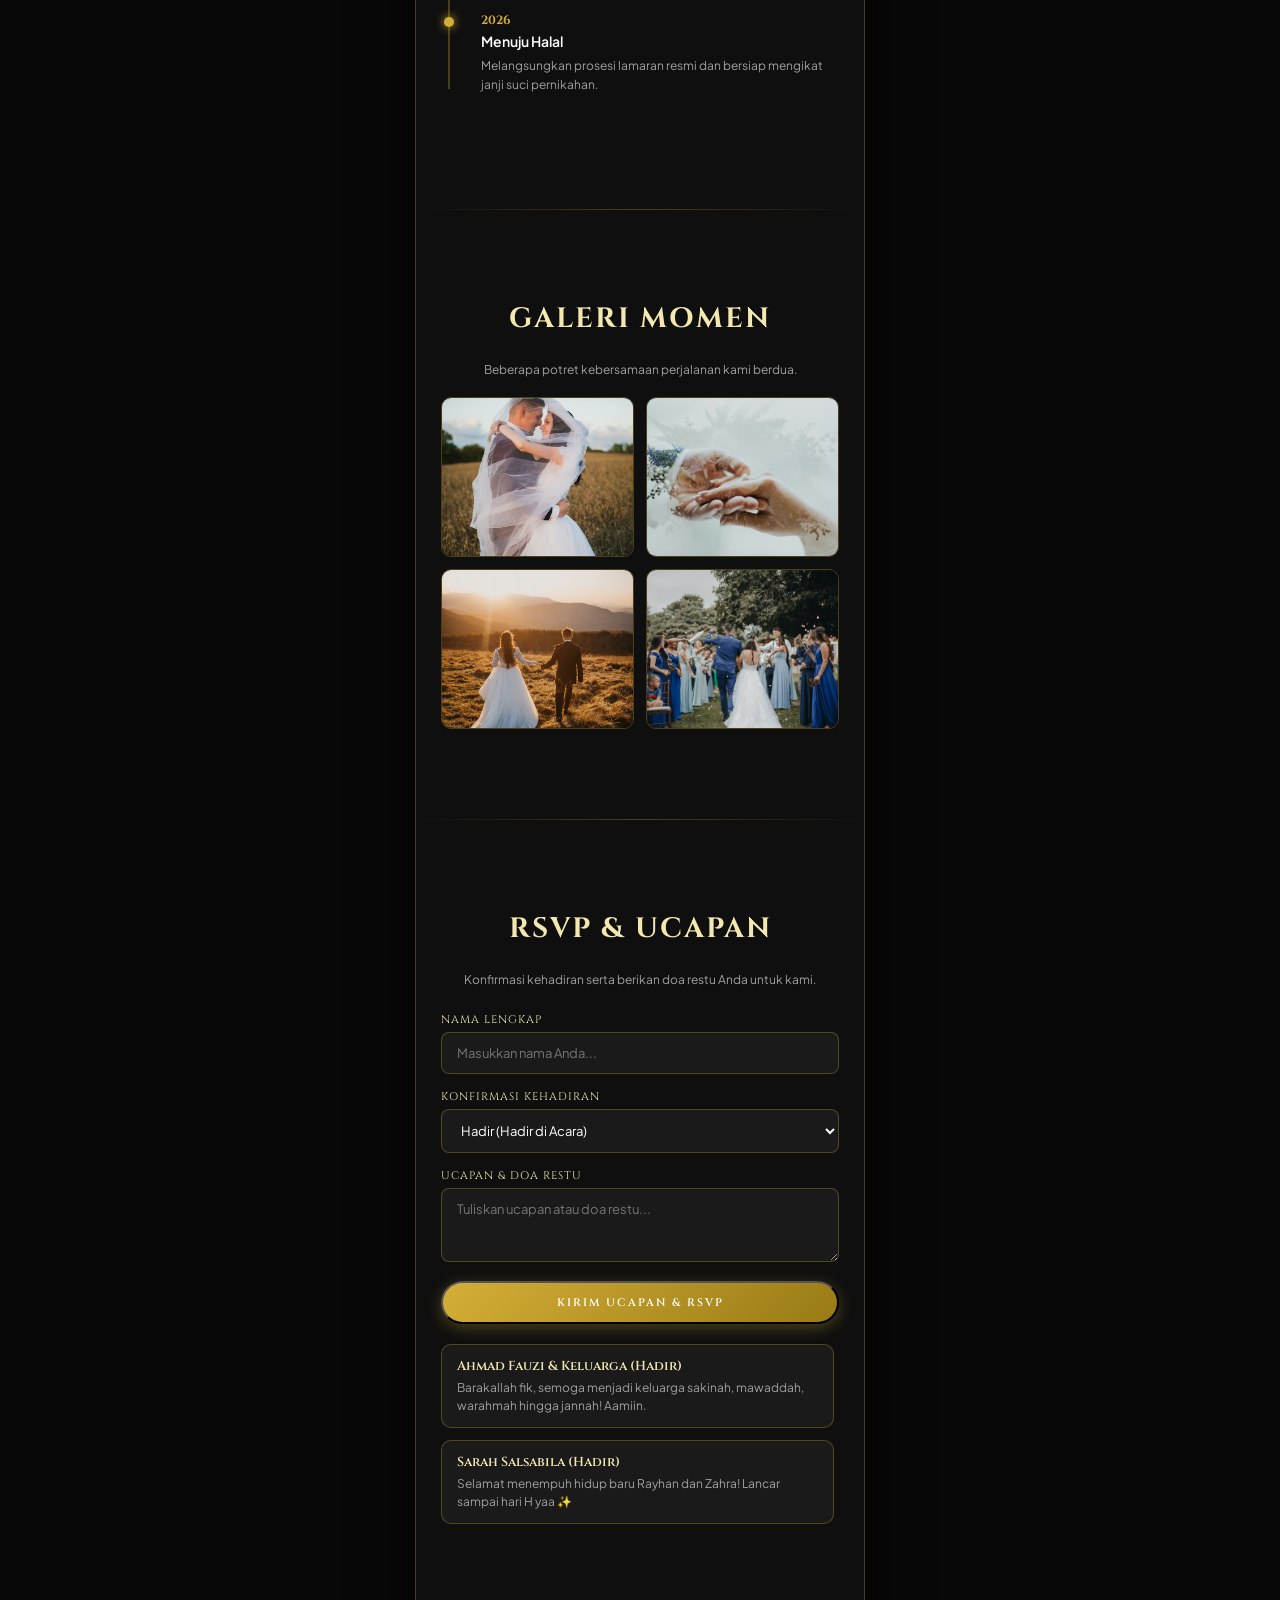
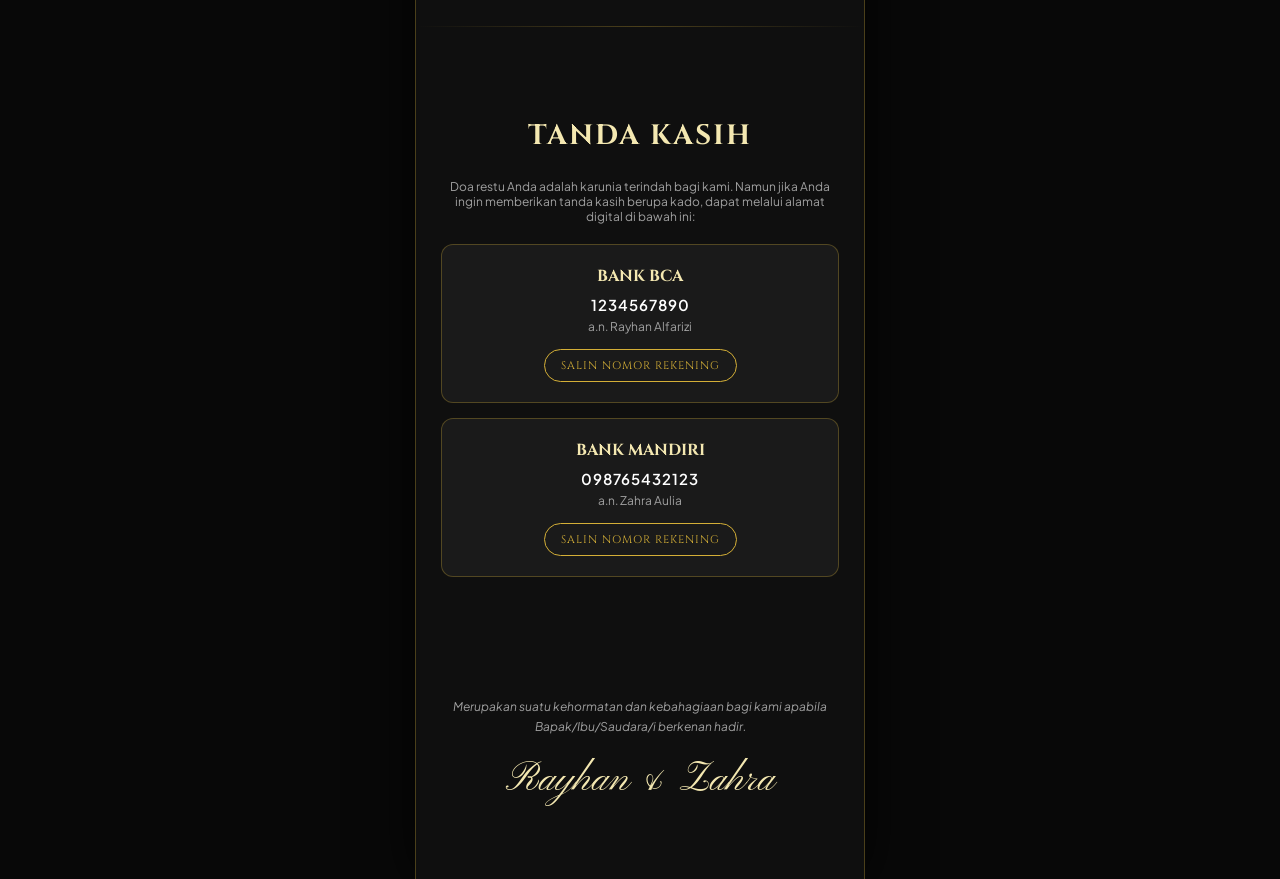
<file: demo/minimalist.html>
<!DOCTYPE html>
<html lang="id">
<head>
  <meta charset="UTF-8">
  <meta name="viewport" content="width=device-width, initial-scale=1.0">
  <title>The Wedding of Rayhan & Zahra - Luxury Complete</title>

  <!-- Google Fonts -->
  <link rel="preconnect" href="https://fonts.googleapis.com">
  <link rel="preconnect" href="https://fonts.gstatic.com" crossorigin>
  <link href="https://fonts.googleapis.com/css2?family=Cinzel:wght@400;600;700&family=Pinyon+Script&family=Plus+Jakarta+Sans:wght@300;400;500;600&display=swap" rel="stylesheet">

  <!-- AOS (Animate On Scroll) Library -->
  <link href="https://unpkg.com/aos@2.3.1/dist/aos.css" rel="stylesheet">

  <style>
    :root {
      --gold-primary: #D4AF37;
      --gold-light: #F4E8B1;
      --gold-dark: #997A15;
      --bg-dark: #0F0F0F;
      --bg-card: #1A1A1A;
      --bg-light: #141414;
      --text-main: #EAEAEA;
      --text-muted: #A0A0A0;
      --border-gold: rgba(212, 175, 55, 0.3);
    }

    * {
      box-sizing: border-box;
      margin: 0;
      padding: 0;
    }

    body {
      background-color: #080808;
      color: var(--text-main);
      font-family: 'Plus Jakarta Sans', sans-serif;
      display: flex;
      justify-content: center;
      align-items: center;
      min-height: 100vh;
      overflow-x: hidden;
    }

    /* Container HP Desktop Centered */
    .app-viewport {
      background-color: var(--bg-dark);
      max-width: 450px;
      width: 100%;
      min-height: 100vh;
      position: relative;
      box-shadow: 0 0 50px rgba(0,0,0,0.8);
      overflow-x: hidden;
      border-left: 1px solid var(--border-gold);
      border-right: 1px solid var(--border-gold);
    }

    /* Floating Music Controls */
    .music-btn {
      position: fixed;
      bottom: 25px;
      right: calc(50% - 200px);
      width: 45px;
      height: 45px;
      background: rgba(26, 26, 26, 0.9);
      backdrop-filter: blur(5px);
      border-radius: 50%;
      color: var(--gold-primary);
      display: flex;
      justify-content: center;
      align-items: center;
      cursor: pointer;
      z-index: 99;
      box-shadow: 0 4px 15px rgba(212, 175, 55, 0.3);
      border: 1px solid var(--gold-primary);
      animation: rotateDisc 10s linear infinite;
      animation-play-state: paused;
    }

    .music-btn.playing {
      animation-play-state: running;
    }

    @keyframes rotateDisc {
      from { transform: rotate(0deg); }
      to { transform: rotate(360deg); }
    }

    @media (max-width: 450px) {
      .music-btn {
        right: 20px;
      }
    }

    /* Cover / Door Section */
    .cover-overlay {
      position: fixed;
      top: 0;
      left: 0;
      width: 100%;
      height: 100vh;
      background: linear-gradient(rgba(15, 15, 15, 0.8), rgba(15, 15, 15, 0.95)), 
                  url('C2.jpeg') center/cover no-repeat;
      z-index: 100;
      display: flex;
      flex-direction: column;
      justify-content: center;
      align-items: center;
      text-align: center;
      color: #ffffff;
      padding: 30px;
      border: 6px solid var(--gold-primary);
      transition: transform 1.2s cubic-bezier(0.77, 0, 0.175, 1);
    }

    .cover-overlay.opened {
      transform: translateY(-100%);
    }

    .cover-title-sub {
      font-family: 'Cinzel', serif;
      font-size: 13px;
      letter-spacing: 5px;
      text-transform: uppercase;
      color: var(--gold-light);
      margin-bottom: 15px;
    }

    .cover-title {
      font-family: 'Pinyon Script', cursive;
      font-size: 64px;
      margin-bottom: 20px;
      color: var(--gold-light);
      text-shadow: 0 2px 15px rgba(212, 175, 55, 0.3);
    }

    .guest-box {
      background: rgba(255, 255, 255, 0.05);
      backdrop-filter: blur(8px);
      border: 1px solid var(--gold-primary);
      border-radius: 12px;
      padding: 15px 25px;
      margin: 20px 0;
      width: 100%;
      max-width: 320px;
    }

    .btn-open {
      padding: 14px 35px;
      background: linear-gradient(135deg, var(--gold-primary), var(--gold-dark));
      color: #ffffff;
      border: none;
      border-radius: 30px;
      font-family: 'Cinzel', serif;
      font-size: 11px;
      font-weight: 600;
      letter-spacing: 3px;
      text-transform: uppercase;
      cursor: pointer;
      box-shadow: 0 6px 20px rgba(212, 175, 55, 0.4);
      transition: all 0.3s ease;
      margin-top: 15px;
    }

    .btn-open:hover {
      transform: translateY(-2px);
      box-shadow: 0 8px 25px rgba(212, 175, 55, 0.6);
    }

    .section {
      padding: 60px 25px;
      text-align: center;
      position: relative;
    }

    .subtitle-top {
      font-family: 'Cinzel', serif;
      font-size: 12px;
      letter-spacing: 4px;
      text-transform: uppercase;
      color: var(--gold-primary);
      margin-bottom: 10px;
    }

    .title-couple {
      font-family: 'Pinyon Script', cursive;
      font-size: 56px;
      color: var(--gold-light);
      line-height: 1.2;
      margin-bottom: 15px;
    }

    .main-photo {
      width: 100%;
      height: 400px;
      object-fit: cover;
      border-radius: 15px;
      margin: 20px 0;
      box-shadow: 0 10px 30px rgba(0,0,0,0.5);
      border: 2px solid var(--gold-primary);
    }

    .quote-box {
      font-family: 'Plus Jakarta Sans', sans-serif;
      font-style: italic;
      font-size: 15px;
      color: var(--text-muted);
      line-height: 1.8;
      margin: 25px 0;
      background: var(--bg-card);
      padding: 25px;
      border-radius: 12px;
      border: 1px solid var(--border-gold);
    }

    .quote-verse {
      font-family: 'Cinzel', serif;
      font-weight: 600;
      font-style: normal;
      font-size: 11px;
      color: var(--gold-primary);
      margin-top: 12px;
      letter-spacing: 2px;
      text-transform: uppercase;
    }

    .section-title {
      font-family: 'Cinzel', serif;
      font-size: 28px;
      color: var(--gold-light);
      font-weight: 700;
      letter-spacing: 2px;
      margin-bottom: 25px;
      text-transform: uppercase;
    }

    /* Profile Mempelai */
    .profile-photo-wrapper {
      position: relative;
      width: 150px;
      height: 150px;
      margin: 0 auto 20px auto;
    }

    .profile-photo {
      width: 100%;
      height: 100%;
      object-fit: cover;
      border-radius: 50%;
      border: 2px solid var(--gold-primary);
      box-shadow: 0 8px 20px rgba(212, 175, 55, 0.2);
    }

    .nama-panggilan {
      font-family: 'Pinyon Script', cursive;
      font-size: 46px;
      color: var(--gold-light);
    }

    .nama-lengkap {
      font-family: 'Cinzel', serif;
      font-size: 18px;
      font-weight: 700;
      color: #FFFFFF;
      letter-spacing: 1px;
      margin: 8px 0;
    }

    .orang-tua {
      font-size: 12px;
      color: var(--text-muted);
      line-height: 1.6;
    }

    .divider-ampersand {
      font-family: 'Pinyon Script', cursive;
      font-size: 50px;
      color: var(--gold-primary);
      margin: 25px 0;
    }

    /* Countdown Styling */
    .countdown {
      display: flex;
      justify-content: center;
      gap: 10px;
      margin: 25px 0;
    }

    .count-box {
      background: var(--bg-card);
      border: 1px solid var(--border-gold);
      border-radius: 12px;
      padding: 15px 10px;
      min-width: 75px;
    }

    .count-number {
      font-size: 22px;
      font-weight: 700;
      color: var(--gold-light);
      font-family: 'Cinzel', serif;
    }

    .count-label {
      font-size: 9px;
      color: var(--text-muted);
      text-transform: uppercase;
      margin-top: 5px;
      letter-spacing: 1.5px;
    }

    /* Card Acara Event */
    .event-card {
      background: var(--bg-card);
      border: 1px solid var(--border-gold);
      border-radius: 16px;
      padding: 30px 20px;
      margin-top: 20px;
      box-shadow: 0 10px 30px rgba(0,0,0,0.3);
    }

    .event-title {
      font-family: 'Cinzel', serif;
      font-size: 24px;
      color: var(--gold-light);
      font-weight: 700;
      margin-bottom: 12px;
    }

    .event-date {
      font-size: 13px;
      font-weight: 600;
      color: #FFFFFF;
      margin-bottom: 5px;
      text-transform: uppercase;
      letter-spacing: 1px;
    }

    .event-time {
      font-size: 12px;
      color: var(--text-muted);
      margin-bottom: 15px;
    }

    .event-address {
      font-size: 12px;
      color: var(--text-muted);
      line-height: 1.6;
      margin-bottom: 25px;
    }

    .btn-action {
      display: inline-block;
      width: 100%;
      padding: 12px 20px;
      background: linear-gradient(135deg, var(--gold-primary), var(--gold-dark));
      color: #ffffff;
      text-decoration: none;
      font-family: 'Cinzel', serif;
      font-size: 11px;
      font-weight: 600;
      letter-spacing: 2px;
      text-transform: uppercase;
      border-radius: 30px;
      transition: all 0.3s ease;
      box-shadow: 0 4px 15px rgba(212, 175, 55, 0.3);
    }

    .btn-action:hover {
      transform: translateY(-2px);
    }

    /* Love Story Timeline */
    .timeline {
      position: relative;
      padding-left: 20px;
      text-align: left;
      margin-top: 20px;
    }

    .timeline::before {
      content: '';
      position: absolute;
      left: 7px;
      top: 5px;
      bottom: 5px;
      width: 2px;
      background: var(--border-gold);
    }

    .timeline-item {
      position: relative;
      margin-bottom: 25px;
      padding-left: 20px;
    }

    .timeline-item::before {
      content: '';
      position: absolute;
      left: -17px;
      top: 5px;
      width: 10px;
      height: 10px;
      border-radius: 50%;
      background: var(--gold-primary);
      box-shadow: 0 0 10px var(--gold-primary);
    }

    .timeline-year {
      font-family: 'Cinzel', serif;
      font-size: 12px;
      color: var(--gold-primary);
      font-weight: bold;
      margin-bottom: 4px;
    }

    .timeline-title {
      font-size: 14px;
      font-weight: 600;
      color: #FFFFFF;
      margin-bottom: 6px;
    }

    .timeline-desc {
      font-size: 12px;
      color: var(--text-muted);
      line-height: 1.6;
    }

    /* Gallery Grid */
    .gallery-grid {
      display: grid;
      grid-template-columns: repeat(2, 1fr);
      gap: 12px;
      margin-top: 20px;
    }

    .gallery-item {
      height: 160px;
      border-radius: 10px;
      overflow: hidden;
      border: 1px solid var(--border-gold);
    }

    .gallery-item img {
      width: 100%;
      height: 100%;
      object-fit: cover;
      transition: transform 0.5s ease;
    }

    .gallery-item img:hover {
      transform: scale(1.08);
    }

    /* RSVP & Wishes Form */
    .form-group {
      margin-bottom: 15px;
      text-align: left;
    }

    .form-group label {
      font-size: 11px;
      color: var(--gold-light);
      display: block;
      margin-bottom: 5px;
      letter-spacing: 1px;
      text-transform: uppercase;
      font-family: 'Cinzel', serif;
    }

    .form-control, .form-select {
      width: 100%;
      padding: 12px 15px;
      background: var(--bg-card);
      border: 1px solid var(--border-gold);
      border-radius: 8px;
      color: #FFFFFF;
      font-family: 'Plus Jakarta Sans', sans-serif;
      font-size: 13px;
    }

    .form-control:focus, .form-select:focus {
      outline: none;
      border-color: var(--gold-primary);
    }

    .wishes-container {
      max-height: 250px;
      overflow-y: auto;
      text-align: left;
      margin-top: 20px;
      padding-right: 5px;
    }

    .wish-card {
      background: var(--bg-card);
      border: 1px solid var(--border-gold);
      border-radius: 10px;
      padding: 12px 15px;
      margin-bottom: 12px;
    }

    .wish-name {
      font-weight: 600;
      font-size: 13px;
      color: var(--gold-light);
      margin-bottom: 4px;
      font-family: 'Cinzel', serif;
    }

    .wish-text {
      font-size: 12px;
      color: var(--text-muted);
      line-height: 1.5;
    }

    /* Gift / Digital Envelope Card */
    .gift-card {
      background: var(--bg-card);
      border: 1px solid var(--border-gold);
      border-radius: 12px;
      padding: 20px;
      margin-top: 15px;
      text-align: center;
    }

    .bank-name {
      font-family: 'Cinzel', serif;
      font-size: 16px;
      font-weight: bold;
      color: var(--gold-light);
      margin-bottom: 8px;
    }

    .bank-number {
      font-size: 15px;
      font-weight: 600;
      color: #FFFFFF;
      letter-spacing: 1px;
      margin-bottom: 5px;
    }

    .bank-holder {
      font-size: 12px;
      color: var(--text-muted);
      margin-bottom: 15px;
    }

    .btn-copy {
      background: transparent;
      border: 1px solid var(--gold-primary);
      color: var(--gold-primary);
      padding: 8px 16px;
      font-size: 11px;
      border-radius: 20px;
      cursor: pointer;
      text-transform: uppercase;
      font-family: 'Cinzel', serif;
      letter-spacing: 1px;
      transition: all 0.3s ease;
    }

    .btn-copy:hover {
      background: var(--gold-primary);
      color: #000000;
    }

    hr.soft {
      border: 0;
      height: 1px;
      background: linear-gradient(to right, transparent, var(--border-gold), transparent);
      margin: 30px 0;
    }
  </style>
</head>
<body>

  <!-- Audio Element -->
  <audio id="weddingMusic" loop>
    <source src="Ful.mp3" type="audio/mpeg">
  </audio>

  <!-- Floating Music Toggle Button -->
  <div class="music-btn" id="musicToggle" title="Play/Pause Music">
    🎵
  </div>

  <div class="app-viewport">

    <!-- Cover Overlay / Undangan Depan -->
    <div class="cover-overlay" id="coverOverlay">
      <div class="cover-title-sub">The Royal Wedding Of</div>
      <div class="cover-title">Rayhan & Zahra</div>

      <div class="guest-box">
        <div style="font-size: 10px; text-transform: uppercase; letter-spacing: 2px; margin-bottom: 5px; opacity: 0.9;">Kepada Yth. Bapak/Ibu/Saudara/i</div>
        <div style="font-size: 16px; font-weight: 600; color: #ffffff;" id="guestName">Tamu Undangan</div>
      </div>

      <button class="btn-open" onclick="openInvitation()">Buka Undangan</button>
    </div>

    <!-- MAIN CONTENT -->

    <!-- Section Cover / Banner -->
    <div class="section">
      <div class="subtitle-top" data-aos="fade-down">The Wedding Celebration</div>
      <div class="title-couple" data-aos="zoom-in">Rayhan & Zahra</div>

      <img src="B5.jpeg" class="main-photo" alt="Foto Utama Rayhan & Zahra">

      <div class="quote-box" data-aos="fade-up">
        “Dan di antara tanda-tanda kebesaran-Nya ialah Dia menciptakan pasangan-pasangan untukmu dari jenismu sendiri, agar kamu cenderung dan merasa tenteram kepadanya.”
        <div class="quote-verse">QS. Ar-Rum: 21</div>
      </div>
    </div>

    <hr class="soft">

    <!-- Section Mempelai -->
    <div class="section">
      <div class="section-title" data-aos="fade-up">Mempelai</div>
      <p style="font-size: 12px; color: var(--text-muted); margin-bottom: 30px; line-height: 1.6;" data-aos="fade-up">
        Assalamu’alaikum Wr. Wb.<br>Dengan memohon rahmat dan ridho Allah SWT, kami mengundang Bapak/Ibu/Saudara/i untuk menghadiri pernikahan kami:
      </p>

      <!-- Mempelai Pria -->
      <div class="mempelai-card" data-aos="fade-up">
        <div class="profile-photo-wrapper">
          <img src="P.jpeg" class="profile-photo" alt="Foto Rayhan">
        </div>
        <div class="nama-panggilan">Rayhan</div>
        <div class="nama-lengkap">RAYHAN ALFARIZI, S.T.</div>
        <div class="orang-tua">Putra dari Bapak H. Hendra Alfarizi<br>& Ibu Hj. Rina Marlina</div>
      </div>

      <div class="divider-ampersand" data-aos="zoom-in">&</div>

      <!-- Mempelai Wanita -->
      <div class="mempelai-card" data-aos="fade-up">
        <div class="profile-photo-wrapper">
          <img src="W.jpeg" class="profile-photo" alt="Foto Zahra">
        </div>
        <div class="nama-panggilan">Zahra</div>
        <div class="nama-lengkap">ZAHRA AULIA, S.Ars.</div>
        <div class="orang-tua">Putri dari Bapak Dr. Ir. H. M. Fauzi<br>& Ibu Dra. Hj. Dewi Sartika</div>
      </div>
    </div>

    <hr class="soft">

    <!-- Section Date & Event -->
    <div class="section">
      <div class="section-title" data-aos="fade-up">Save The Date</div>

      <!-- Countdown -->
      <div class="countdown" data-aos="zoom-in">
        <div class="count-box"><div class="count-number" id="days">00</div><div class="count-label">Hari</div></div>
        <div class="count-box"><div class="count-number" id="hours">00</div><div class="count-label">Jam</div></div>
        <div class="count-box"><div class="count-number" id="minutes">00</div><div class="count-label">Menit</div></div>
        <div class="count-box"><div class="count-number" id="seconds">00</div><div class="count-label">Detik</div></div>
      </div>

      <!-- Event Card 1 -->
      <div class="event-card" data-aos="flip-up" style="margin-bottom: 20px;">
        <div class="event-title">Akad Nikah</div>
        <div class="event-date">Sabtu, 28 November 2026</div>
        <div class="event-time">Pukul 08.00 WIB – 10.00 WIB</div>
        <div class="event-address">
          <strong>Masjid Istiqlal Utama</strong><br>
          Jl. Taman Wijaya Kusuma, Ps. Baru, Jakarta Pusat
        </div>
      </div>

      <!-- Event Card 2 -->
      <div class="event-card" data-aos="flip-up">
        <div class="event-title">Resepsi Pernikahan</div>
        <div class="event-date">Sabtu, 28 November 2026</div>
        <div class="event-time">Pukul 11.00 WIB – 14.00 WIB</div>
        <div class="event-address">
          <strong>The Ritz-Carlton Ballroom</strong><br>
          Jl. Dr. Ide Anak Agung Gde Agung Kav. E.1.1, Mega Kuningan, Jakarta Selatan
        </div>
        <a href="https://maps.google.com/?q=The+Ritz+Carlton+Mega+Kuningan" target="_blank" class="btn-action">Petunjuk Lokasi (Google Maps)</a>
      </div>
    </div>

    <hr class="soft">

    <!-- Section Love Story -->
    <div class="section">
      <div class="section-title" data-aos="fade-up">Love Story</div>
      <p style="font-size: 12px; color: var(--text-muted); margin-bottom: 20px;" data-aos="fade-up">Perjalanan cinta yang mempertemukan kami dalam ikatan suci.</p>
      
      <div class="timeline" data-aos="fade-up">
        <div class="timeline-item">
          <div class="timeline-year">2020</div>
          <div class="timeline-title">Pertama Bertemu</div>
          <div class="timeline-desc">Kami dipertemukan dalam sebuah proyek pekerjaan kolaborasi arsitektur di Jakarta.</div>
        </div>
        <div class="timeline-item">
          <div class="timeline-year">2023</div>
          <div class="timeline-title">Komitmen Bersama</div>
          <div class="timeline-desc">Setelah melalui berbagai fase pertemanan dan dukungan karier, kami memutuskan untuk melangkah ke jenjang serius.</div>
        </div>
        <div class="timeline-item">
          <div class="timeline-year">2026</div>
          <div class="timeline-title">Menuju Halal</div>
          <div class="timeline-desc">Melangsungkan prosesi lamaran resmi dan bersiap mengikat janji suci pernikahan.</div>
        </div>
      </div>
    </div>

    <hr class="soft">

    <!-- Section Gallery -->
    <div class="section">
      <div class="section-title" data-aos="fade-up">Galeri Momen</div>
      <p style="font-size: 12px; color: var(--text-muted); margin-bottom: 20px;" data-aos="fade-up">Beberapa potret kebersamaan perjalanan kami berdua.</p>
      
      <div class="gallery-grid" data-aos="zoom-in">
        <div class="gallery-item"><img src="B1.jpeg" alt="Galeri 1"></div>
        <div class="gallery-item"><img src="B9.jpeg" alt="Galeri 2"></div>
        <div class="gallery-item"><img src="B7.jpeg" alt="Galeri 3"></div>
        <div class="gallery-item"><img src="B5.jpeg" alt="Galeri 4"></div>
      </div>
    </div>

    <hr class="soft">

    <!-- Section RSVP & Wishes -->
    <div class="section">
      <div class="section-title" data-aos="fade-up">RSVP & Ucapan</div>
      <p style="font-size: 12px; color: var(--text-muted); margin-bottom: 25px;" data-aos="fade-up">Konfirmasi kehadiran serta berikan doa restu Anda untuk kami.</p>

      <form id="rsvpForm" data-aos="fade-up" onsubmit="submitWish(event)">
        <div class="form-group">
          <label>Nama Lengkap</label>
          <input type="text" id="wishName" class="form-control" placeholder="Masukkan nama Anda..." required>
        </div>
        <div class="form-group">
          <label>Konfirmasi Kehadiran</label>
          <select id="wishAttendance" class="form-select">
            <option value="Hadir">Hadir (Hadir di Acara)</option>
            <option value="Berhalangan">Berhalangan Hadir</option>
          </select>
        </div>
        <div class="form-group">
          <label>Ucapan & Doa Restu</label>
          <textarea id="wishMessage" class="form-control" rows="3" placeholder="Tuliskan ucapan atau doa restu..." required></textarea>
        </div>
        <button type="submit" class="btn-action">Kirim Ucapan & RSVP</button>
      </form>

      <!-- Daftar Ucapan Masuk -->
      <div class="wishes-container" id="wishesContainer">
        <div class="wish-card">
          <div class="wish-name">Ahmad Fauzi & Keluarga (Hadir)</div>
          <div class="wish-text">Barakallah fik, semoga menjadi keluarga sakinah, mawaddah, warahmah hingga jannah! Aamiin.</div>
        </div>
        <div class="wish-card">
          <div class="wish-name">Sarah Salsabila (Hadir)</div>
          <div class="wish-text">Selamat menempuh hidup baru Rayhan dan Zahra! Lancar sampai hari H yaa ✨</div>
        </div>
      </div>
    </div>

    <hr class="soft">

    <!-- Section Digital Envelope -->
    <div class="section">
      <div class="section-title" data-aos="fade-up">Tanda Kasih</div>
      <p style="font-size: 12px; color: var(--text-muted); margin-bottom: 20px;" data-aos="fade-up">
        Doa restu Anda adalah karunia terindah bagi kami. Namun jika Anda ingin memberikan tanda kasih berupa kado, dapat melalui alamat digital di bawah ini:
      </p>

      <div class="gift-card" data-aos="flip-up">
        <div class="bank-name">BANK BCA</div>
        <div class="bank-number" id="acc1">1234567890</div>
        <div class="bank-holder">a.n. Rayhan Alfarizi</div>
        <button class="btn-copy" onclick="copyText('acc1', this)">Salin Nomor Rekening</button>
      </div>

      <div class="gift-card" data-aos="flip-up">
        <div class="bank-name">BANK MANDIRI</div>
        <div class="bank-number" id="acc2">098765432123</div>
        <div class="bank-holder">a.n. Zahra Aulia</div>
        <button class="btn-copy" onclick="copyText('acc2', this)">Salin Nomor Rekening</button>
      </div>
    </div>

    <div class="section" style="padding-bottom: 60px;">
      <p style="font-size: 12px; color: var(--text-muted); font-style: italic; line-height: 1.6;" data-aos="fade-up">
        Merupakan suatu kehormatan dan kebahagiaan bagi kami apabila Bapak/Ibu/Saudara/i berkenan hadir.
      </p>
      <div class="title-couple" style="font-size: 40px; margin-top: 20px;" data-aos="zoom-in">Rayhan & Zahra</div>
    </div>

  </div>

  <!-- JS Libraries -->
  <script src="https://unpkg.com/aos@2.3.1/dist/aos.js"></script>
  <script>
    // Init Scroll Animation
    AOS.init({
      duration: 1000,
      once: true
    });

    // Check URL Parameters for Guest Name (?to=Nama)
    const urlParams = new URLSearchParams(window.location.search);
    const toParam = urlParams.get('to');
    if (toParam) {
      document.getElementById('guestName').innerText = decodeURIComponent(toParam);
    }

    // Music Player Controller
    const music = document.getElementById('weddingMusic');
    const musicBtn = document.getElementById('musicToggle');
    let isPlaying = false;

    function toggleMusic() {
      if (isPlaying) {
        music.pause();
        musicBtn.classList.remove('playing');
      } else {
        music.play();
        musicBtn.classList.add('playing');
      }
      isPlaying = !isPlaying;
    }

    musicBtn.addEventListener('click', toggleMusic);

    // Open Invitation Handler
    function openInvitation() {
      document.getElementById('coverOverlay').classList.add('opened');
      toggleMusic(); // Play music when opened
      document.body.style.overflowY = 'auto';
    }

    // Countdown Timer Logic
    const weddingDate = new Date("Nov 28, 2026 08:00:00").getTime();
    setInterval(function() {
      const now = new Date().getTime();
      const distance = weddingDate - now;

      if (distance < 0) {
        document.querySelector(".countdown").innerHTML = "<div style='color:var(--gold-light); font-weight:600;'>Acara Telah Berlangsung</div>";
        return;
      }

      const days = Math.floor(distance / (1000 * 60 * 60 * 24));
      const hours = Math.floor((distance % (1000 * 60 * 60 * 24)) / (1000 * 60 * 60));
      const minutes = Math.floor((distance % (1000 * 60 * 60)) / (1000 * 60));
      const seconds = Math.floor((distance % (1000 * 60)) / 1000);

      document.getElementById("days").innerText = days < 10 ? '0' + days : days;
      document.getElementById("hours").innerText = hours < 10 ? '0' + hours : hours;
      document.getElementById("minutes").innerText = minutes < 10 ? '0' + minutes : minutes;
      document.getElementById("seconds").innerText = seconds < 10 ? '0' + seconds : seconds;
    }, 1000);

    // Submit Wish / RSVP Simulation
    function submitWish(e) {
      e.preventDefault();
      const name = document.getElementById('wishName').value;
      const attendance = document.getElementById('wishAttendance').value;
      const message = document.getElementById('wishMessage').value;

      const container = document.getElementById('wishesContainer');
      const newCard = document.createElement('div');
      newCard.className = 'wish-card';
      newCard.innerHTML = `
        <div class="wish-name">${name} (${attendance})</div>
        <div class="wish-text">${message}</div>
      `;

      container.prepend(newCard);
      document.getElementById('rsvpForm').reset();
      alert('Terima kasih! Ucapan & RSVP Anda berhasil dikirim.');
    }

    // Copy Bank Account Number
    function copyText(elementId, btnElement) {
      const text = document.getElementById(elementId).innerText;
      navigator.clipboard.writeText(text).then(() => {
        const originalText = btnElement.innerText;
        btnElement.innerText = 'Berhasil Disalin!';
        setTimeout(() => {
          btnElement.innerText = originalText;
        }, 2000);
      });
    }
  </script>
</body>
</html>
</file>
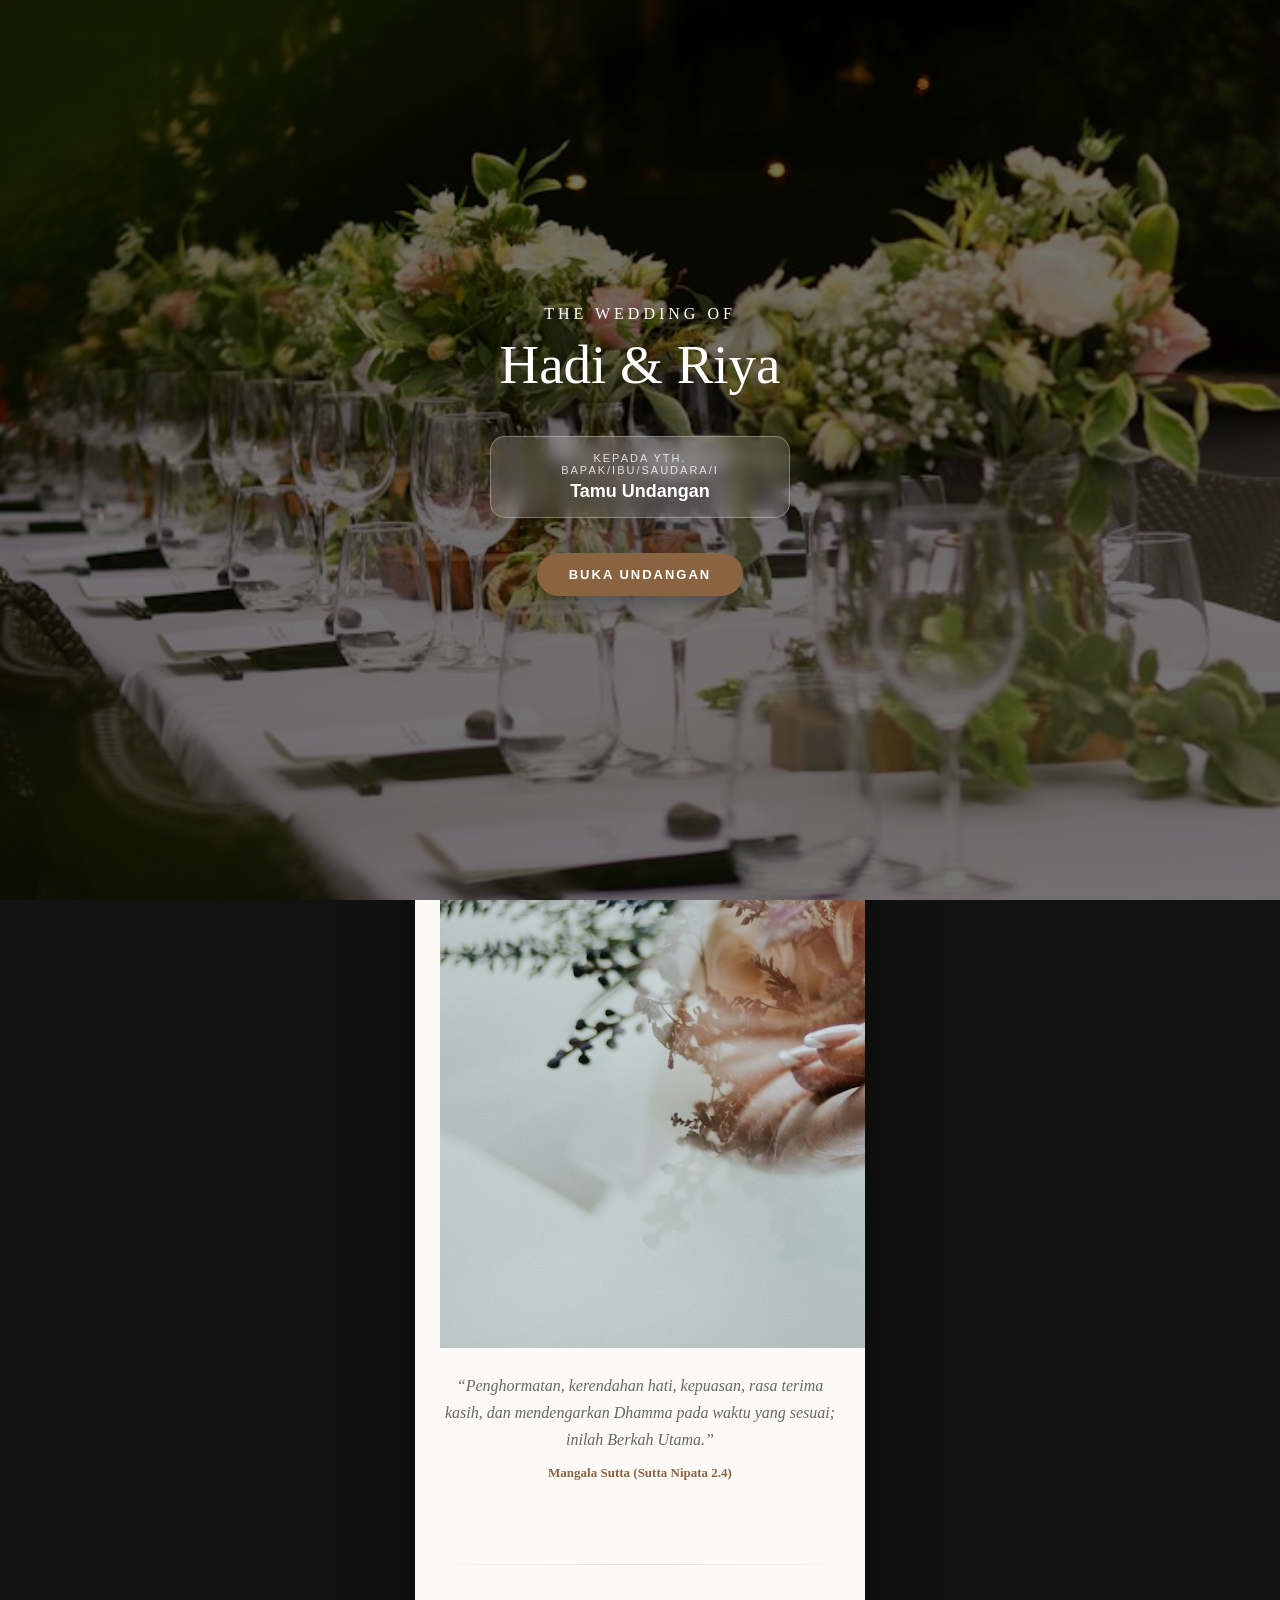
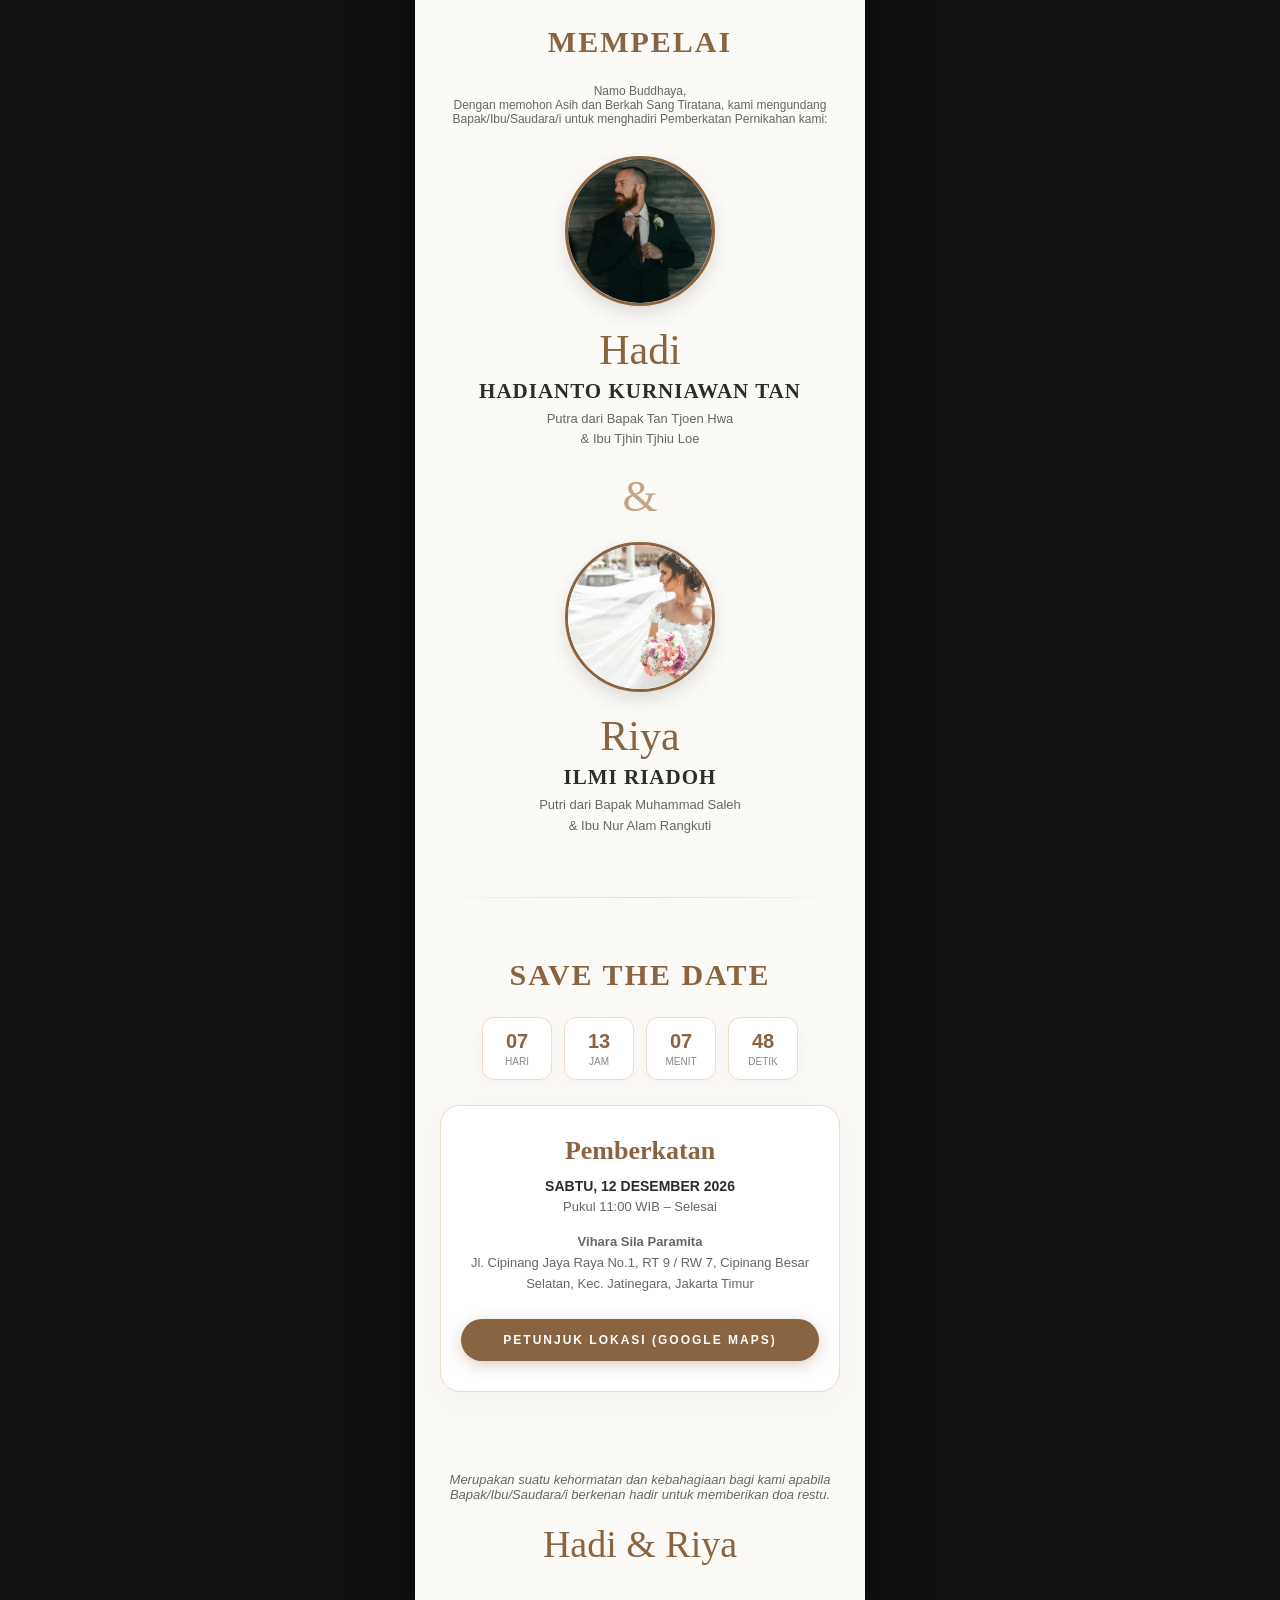
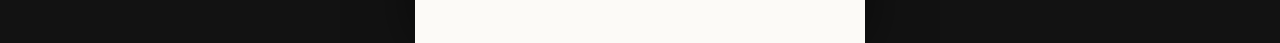
<file: demo/royal-palace.html>
<!DOCTYPE html>
<html lang="id">
<head>
  <meta charset="UTF-8">
  <meta name="viewport" content="width=device-width, initial-scale=1.0">
  <title>The Wedding of Hadi & Riya</title>

  <!-- Google Fonts -->
  <link rel="preconnect" href="https://fonts.googleapis.com">
  <link rel="preconnect" href="https://fonts.gstatic.com" crossorigin>
  <link href="C2.jpeg">

  <!-- AOS (Animate On Scroll) Library -->
  <link href="https://unpkg.com/aos@2.3.1/dist/aos.css" rel="stylesheet">

  <style>
    :root {
      --primary: #8a6440;
      --primary-light: #c4a482;
      --bg-color: #fcfaf7;
      --text-dark: #2c2c2c;
      --text-muted: #666666;
      --gold-border: #ebdccb;
    }

    * {
      box-sizing: border-box;
      margin: 0;
      padding: 0;
    }

    body {
      background-color: #121212;
      color: var(--text-dark);
      font-family: 'Montserrat', sans-serif;
      display: flex;
      justify-content: center;
      align-items: center;
      min-height: 100vh;
      overflow-x: hidden;
    }

    /* Container HP Desktop Centered */
    .app-viewport {
      background-color: var(--bg-color);
      max-width: 450px;
      width: 100%;
      min-height: 100vh;
      position: relative;
      box-shadow: 0 0 50px rgba(0,0,0,0.5);
      overflow-x: hidden;
    }

    /* Floating Music Controls */
    .music-btn {
      position: fixed;
      bottom: 25px;
      right: calc(50% - 200px);
      width: 45px;
      height: 45px;
      background: rgba(138, 100, 64, 0.85);
      backdrop-filter: blur(5px);
      border-radius: 50%;
      color: white;
      display: flex;
      justify-content: center;
      align-items: center;
      cursor: pointer;
      z-index: 99;
      box-shadow: 0 4px 15px rgba(0,0,0,0.2);
      border: 1px solid rgba(255,255,255,0.4);
      animation: rotateDisc 10s linear infinite;
      animation-play-state: paused;
    }

    .music-btn.playing {
      animation-play-state: running;
    }

    @keyframes rotateDisc {
      from { transform: rotate(0deg); }
      to { transform: rotate(360deg); }
    }

    @media (max-width: 450px) {
      .music-btn {
        right: 20px;
      }
    }

    /* Petals Canvas Layer */
    #petals-canvas {
      position: fixed;
      top: 0;
      left: 0;
      width: 100%;
      height: 100%;
      pointer-events: none;
      z-index: 98;
    }

    /* Cover / Door Section */
    .cover-overlay {
      position: fixed;
      top: 0;
      left: 0;
      width: 100%;
      height: 100vh;
      background: linear-gradient(rgba(0,0,0,0.55), rgba(0,0,0,0.55)), 
                  url('C2.jpeg') center/cover no-repeat;
      z-index: 100;
      display: flex;
      flex-direction: column;
      justify-content: center;
      align-items: center;
      text-align: center;
      color: #ffffff;
      padding: 30px;
      transition: transform 1.2s cubic-bezier(0.77, 0, 0.175, 1);
    }

    .cover-overlay.opened {
      transform: translateY(-100%);
    }

    .cover-title-sub {
      font-family: 'Cormorant Garamond', serif;
      font-size: 16px;
      letter-spacing: 4px;
      text-transform: uppercase;
      margin-bottom: 10px;
    }

    .cover-title {
      font-family: 'Great Vibes', cursive;
      font-size: 55px;
      margin-bottom: 20px;
      text-shadow: 0 2px 10px rgba(0,0,0,0.3);
    }

    .guest-box {
      background: rgba(255, 255, 255, 0.15);
      backdrop-filter: blur(8px);
      border: 1px solid rgba(255, 255, 255, 0.3);
      border-radius: 15px;
      padding: 15px 25px;
      margin: 20px 0;
      width: 100%;
      max-width: 300px;
    }

    .btn-open {
      padding: 14px 32px;
      background: var(--primary);
      color: white;
      border: none;
      border-radius: 30px;
      font-size: 13px;
      font-weight: 600;
      letter-spacing: 2px;
      text-transform: uppercase;
      cursor: pointer;
      box-shadow: 0 6px 20px rgba(0,0,0,0.3);
      transition: all 0.3s ease;
      margin-top: 15px;
    }

    .btn-open:hover {
      background: #705030;
      transform: translateY(-2px);
    }

    /* Decorative Frames */
    .flower-top {
      width: 100%;
      max-width: 300px;
      margin: 0 auto;
      display: block;
      opacity: 0.85;
      animation: floatSlow 4s ease-in-out infinite alternate;
    }

    @keyframes floatSlow {
      from { transform: translateY(0); }
      to { transform: translateY(-8px); }
    }

    .section {
      padding: 40px 25px;
      text-align: center;
      position: relative;
    }

    .subtitle-top {
      font-family: 'Cormorant Garamond', serif;
      font-size: 16px;
      letter-spacing: 3px;
      text-transform: uppercase;
      color: var(--primary);
      margin-bottom: 10px;
    }

    .title-couple {
      font-family: 'Great Vibes', cursive;
      font-size: 52px;
      color: var(--primary);
      line-height: 1.2;
      margin-bottom: 15px;
    }

    .main-photo {
      width: 100%;
      height: 350px;
      object-fit: cover;
      border-radius: 20px;
      margin: 20px 0;
      box-shadow: 0 10px 25px rgba(0,0,0,0.1);
      border: 3px solid var(--gold-border);
    }

    .quote-box {
      font-family: 'Cormorant Garamond', serif;
      font-style: italic;
      font-size: 16px;
      color: var(--text-muted);
      line-height: 1.7;
      margin: 20px 0;
    }

    .quote-verse {
      font-weight: 700;
      font-style: normal;
      font-size: 13px;
      color: var(--primary);
      margin-top: 8px;
    }

    .section-title {
      font-family: 'Cormorant Garamond', serif;
      font-size: 30px;
      color: var(--primary);
      font-weight: 700;
      letter-spacing: 2px;
      margin-bottom: 25px;
      text-transform: uppercase;
    }

    /* Profile Mempelai */
    .profile-photo-wrapper {
      position: relative;
      width: 150px;
      height: 150px;
      margin: 0 auto 20px auto;
    }

    .profile-photo {
      width: 100%;
      height: 100%;
      object-fit: cover;
      border-radius: 50%;
      border: 3px solid var(--primary);
      box-shadow: 0 8px 20px rgba(0,0,0,0.12);
    }

    .nama-panggilan {
      font-family: 'Great Vibes', cursive;
      font-size: 42px;
      color: var(--primary);
    }

    .nama-lengkap {
      font-family: 'Cormorant Garamond', serif;
      font-size: 21px;
      font-weight: 700;
      color: var(--text-dark);
      letter-spacing: 1px;
      margin: 5px 0;
    }

    .orang-tua {
      font-size: 13px;
      color: var(--text-muted);
      line-height: 1.6;
    }

    .divider-ampersand {
      font-family: 'Great Vibes', cursive;
      font-size: 45px;
      color: var(--primary-light);
      margin: 20px 0;
    }

    /* Countdown Styling */
    .countdown {
      display: flex;
      justify-content: center;
      gap: 12px;
      margin: 25px 0;
    }

    .count-box {
      background: #ffffff;
      border: 1px solid var(--gold-border);
      border-radius: 12px;
      padding: 12px 10px;
      min-width: 70px;
      box-shadow: 0 4px 15px rgba(0,0,0,0.03);
    }

    .count-number {
      font-size: 20px;
      font-weight: 600;
      color: var(--primary);
    }

    .count-label {
      font-size: 10px;
      color: #888;
      text-transform: uppercase;
      margin-top: 3px;
    }

    /* Card Acara Event */
    .event-card {
      background: #ffffff;
      border: 1px solid var(--gold-border);
      border-radius: 20px;
      padding: 30px 20px;
      margin-top: 20px;
      box-shadow: 0 10px 30px rgba(0,0,0,0.04);
      position: relative;
    }

    .event-title {
      font-family: 'Cormorant Garamond', serif;
      font-size: 26px;
      color: var(--primary);
      font-weight: 700;
      margin-bottom: 12px;
    }

    .event-date {
      font-size: 14px;
      font-weight: 600;
      color: var(--text-dark);
      margin-bottom: 5px;
      text-transform: uppercase;
    }

    .event-time {
      font-size: 13px;
      color: var(--text-muted);
      margin-bottom: 18px;
    }

    .event-address {
      font-size: 13px;
      color: var(--text-muted);
      line-height: 1.6;
      margin-bottom: 25px;
    }

    .btn-maps {
      display: inline-block;
      width: 100%;
      padding: 14px 20px;
      background: var(--primary);
      color: #ffffff;
      text-decoration: none;
      font-size: 12px;
      font-weight: 600;
      letter-spacing: 2px;
      text-transform: uppercase;
      border-radius: 30px;
      transition: all 0.3s ease;
      box-shadow: 0 4px 15px rgba(138, 100, 64, 0.3);
    }

    .btn-maps:hover {
      background: #6e4e30;
      transform: translateY(-2px);
    }

    hr.soft {
      border: 0;
      height: 1px;
      background: linear-gradient(to right, transparent, var(--gold-border), transparent);
      margin: 20px 0;
    }
  </style>
</head>
<body>

  <!-- Petals Canvas -->
  <canvas id="petals-canvas"></canvas>

  <!-- Audio Element -->
  <audio id="weddingMusic" loop>
    <source src="Ful.mp3" type="audio/mpeg">
  </audio>

  <!-- Floating Music Toggle Button -->
  <div class="music-btn" id="musicToggle" title="Play/Pause Music">
    🎵
  </div>

  <div class="app-viewport">

    <!-- Cover Overlay / Undangan Depan -->
    <div class="cover-overlay" id="coverOverlay">
      <div class="cover-title-sub">The Wedding Of</div>
      <div class="cover-title">Hadi & Riya</div>

      <div class="guest-box">
        <div style="font-size: 11px; text-transform: uppercase; letter-spacing: 2px; margin-bottom: 5px; opacity: 0.8;">Kepada Yth. Bapak/Ibu/Saudara/i</div>
        <div style="font-size: 18px; font-weight: 600; color: #ffffff;" id="guestName">Tamu Undangan</div>
      </div>

      <button class="btn-open" onclick="openInvitation()">Buka Undangan</button>
    </div>

    <!-- MAIN CONTENT -->

    <!-- Section Cover / Banner -->
    <div class="section">
      <img src="B1.jpeg" class="flower-top" alt="Hiasan Bunga">
      <div class="subtitle-top" data-aos="fade-down">Pemberkatan Pernikahan</div>
      <div class="title-couple" data-aos="zoom-in">Hadi & Riya</div>

      <img src="B9.jpeg" alt="Foto Utama Hadi & Riya">

      <div class="quote-box" data-aos="fade-up">
        “Penghormatan, kerendahan hati, kepuasan, rasa terima kasih, dan mendengarkan Dhamma pada waktu yang sesuai; inilah Berkah Utama.”
        <div class="quote-verse">Mangala Sutta (Sutta Nipata 2.4)</div>
      </div>
    </div>

    <hr class="soft">

    <!-- Section Mempelai -->
    <div class="section">
      <div class="section-title" data-aos="fade-up">Mempelai</div>
      <p style="font-size: 12px; color: var(--text-muted); margin-bottom: 30px;" data-aos="fade-up">
        Namo Buddhaya,<br>Dengan memohon Asih dan Berkah Sang Tiratana, kami mengundang Bapak/Ibu/Saudara/i untuk menghadiri Pemberkatan Pernikahan kami:
      </p>

      <!-- Mempelai Pria -->
      <div class="mempelai-card" data-aos="fade-up">
        <div class="profile-photo-wrapper">
          <img src="P.jpeg" class="profile-photo" alt="Foto Hadi">
        </div>
        <div class="nama-panggilan">Hadi</div>
        <div class="nama-lengkap">HADIANTO KURNIAWAN TAN</div>
        <div class="orang-tua">Putra dari Bapak Tan Tjoen Hwa<br>& Ibu Tjhin Tjhiu Loe</div>
      </div>

      <div class="divider-ampersand" data-aos="zoom-in">&</div>

      <!-- Mempelai Wanita -->
      <div class="mempelai-card" data-aos="fade-up">
        <div class="profile-photo-wrapper">
          <img src="W.jpeg" class="profile-photo" alt="Foto Riya">
        </div>
        <div class="nama-panggilan">Riya</div>
        <div class="nama-lengkap">ILMI RIADOH</div>
        <div class="orang-tua">Putri dari Bapak Muhammad Saleh<br>& Ibu Nur Alam Rangkuti</div>
      </div>
    </div>

    <hr class="soft">

    <!-- Section Date & Event -->
    <div class="section">
      <div class="section-title" data-aos="fade-up">Save The Date</div>

      <!-- Countdown -->
      <div class="countdown" data-aos="zoom-in">
        <div class="count-box"><div class="count-number" id="days">00</div><div class="count-label">Hari</div></div>
        <div class="count-box"><div class="count-number" id="hours">00</div><div class="count-label">Jam</div></div>
        <div class="count-box"><div class="count-number" id="minutes">00</div><div class="count-label">Menit</div></div>
        <div class="count-box"><div class="count-number" id="seconds">00</div><div class="count-label">Detik</div></div>
      </div>

      <!-- Event Card -->
      <div class="event-card" data-aos="flip-up">
        <div class="event-title">Pemberkatan</div>
        <div class="event-date">Sabtu, 12 Desember 2026</div>
        <div class="event-time">Pukul 11:00 WIB – Selesai</div>
        <div class="event-address">
          <strong>Vihara Sila Paramita</strong><br>
          Jl. Cipinang Jaya Raya No.1, RT 9 / RW 7, Cipinang Besar Selatan, Kec. Jatinegara, Jakarta Timur
        </div>
        <a href="https://maps.google.com/?q=Vihara+Sila+Paramita+Cipinang+Jaya" target="_blank" class="btn-maps">Petunjuk Lokasi (Google Maps)</a>
      </div>
    </div>

    <div class="section" style="padding-bottom: 60px;">
      <p style="font-size: 13px; color: var(--text-muted); font-style: italic;" data-aos="fade-up">
        Merupakan suatu kehormatan dan kebahagiaan bagi kami apabila Bapak/Ibu/Saudara/i berkenan hadir untuk memberikan doa restu.
      </p>
      <div class="title-couple" style="font-size: 38px; margin-top: 20px;" data-aos="zoom-in">Hadi & Riya</div>
    </div>

  </div>

  <!-- JS Libraries -->
  <script src="https://unpkg.com/aos@2.3.1/dist/aos.js"></script>
  <script>
    // Init Scroll Animation
    AOS.init({
      duration: 1000,
      once: true
    });

    // Check URL Parameters for Guest Name (?to=Nama)
    const urlParams = new URLSearchParams(window.location.search);
    const toParam = urlParams.get('to');
    if (toParam) {
      document.getElementById('guestName').innerText = decodeURIComponent(toParam);
    }

    // Music Player Controller
    const music = document.getElementById('weddingMusic');
    const musicBtn = document.getElementById('musicToggle');
    let isPlaying = false;

    function toggleMusic() {
      if (isPlaying) {
        music.pause();
        musicBtn.classList.remove('playing');
      } else {
        music.play();
        musicBtn.classList.add('playing');
      }
      isPlaying = !isPlaying;
    }

    musicBtn.addEventListener('click', toggleMusic);

    // Open Invitation Handler
    function openInvitation() {
      document.getElementById('coverOverlay').classList.add('opened');
      toggleMusic(); // Play music when opened
      document.body.style.overflowY = 'auto';
    }

    // Countdown Timer Logic
    const weddingDate = new Date("Dec 12, 2026 11:00:00").getTime();
    setInterval(function() {
      const now = new Date().getTime();
      const distance = weddingDate - now;

      if (distance < 0) {
        document.querySelector(".countdown").innerHTML = "<div style='color:var(--primary); font-weight:600;'>Acara Telah Berlangsung</div>";
        return;
      }

      const days = Math.floor(distance / (1000 * 60 * 60 * 24));
      const hours = Math.floor((distance % (1000 * 60 * 60 * 24)) / (1000 * 60 * 60));
      const minutes = Math.floor((distance % (1000 * 60 * 60)) / (1000 * 60));
      const seconds = Math.floor((distance % (1000 * 60)) / 1000);

      document.getElementById("days").innerText = days < 10 ? '0' + days : days;
      document.getElementById("hours").innerText = hours < 10 ? '0' + hours : hours;
      document.getElementById("minutes").innerText = minutes < 10 ? '0' + minutes : minutes;
      document.getElementById("seconds").innerText = seconds < 10 ? '0' + seconds : seconds;
    }, 1000);

    // Canvas Flower Petals Animation
    const canvas = document.getElementById('petals-canvas');
    const ctx = canvas.getContext('2d');

    function resizeCanvas() {
      canvas.width = window.innerWidth;
      canvas.height = window.innerHeight;
    }
    window.addEventListener('resize', resizeCanvas);
    resizeCanvas();

    const petals = [];
    const numPetals = 20;

    for (let i = 0; i < numPetals; i++) {
      petals.push({
        x: Math.random() * canvas.width,
        y: Math.random() * canvas.height,
        size: Math.random() * 8 + 5,
        speedY: Math.random() * 1 + 0.5,
        speedX: Math.random() * 0.5 - 0.25,
        angle: Math.random() * 360,
        spin: Math.random() * 0.02 - 0.01
      });
    }

    function drawPetals() {
      ctx.clearRect(0, 0, canvas.width, canvas.height);
      ctx.fillStyle = 'rgba(235, 220, 203, 0.6)';

      petals.forEach(p => {
        ctx.save();
        ctx.translate(p.x, p.y);
        ctx.rotate(p.angle);
        ctx.beginPath();
        ctx.ellipse(0, 0, p.size, p.size / 2, 0, 0, Math.PI * 2);
        ctx.fill();
        ctx.restore();

        p.y += p.speedY;
        p.x += p.speedX;
        p.angle += p.spin;

        if (p.y > canvas.height) {
          p.y = -10;
          p.x = Math.random() * canvas.width;
        }
      });

      requestAnimationFrame(drawPetals);
    }
    drawPetals();
  </script>
</body>
</html>
</file>
<file: assets/css/style.css>
@import url('https://fonts.googleapis.com/css2?family=Cormorant+Garamond:wght@400;500;600;700&family=Montserrat:wght@300;400;500;600;700&display=swap');

:root {
    --bg: #080604;
    --bg2: #100b07;
    --gold: #d5aa5b;
    --gold-light: #f0d79d;
    --text: #f7efe2;
    --muted: #a99d8b;
    --border: rgba(213,170,91,.22);
    --card: rgba(255,255,255,.035);
}

* {
    margin: 0;
    padding: 0;
    box-sizing: border-box;
}

html {
    scroll-behavior: smooth;
}

body {
    background:
        radial-gradient(circle at top right, rgba(213,170,91,.08), transparent 30%),
        var(--bg);
    color: var(--text);
    font-family: 'Montserrat', sans-serif;
    line-height: 1.7;
    overflow-x: hidden;
}

a {
    color: inherit;
    text-decoration: none;
}

img {
    max-width: 100%;
    display: block;
}

.container {
    width: min(1180px, 92%);
    margin: auto;
}

/* =========================
   NAVBAR
========================= */

.navbar {
    position: sticky;
    top: 0;
    z-index: 1000;
    background: rgba(8,6,4,.92);
    backdrop-filter: blur(18px);
    border-bottom: 1px solid var(--border);
}

.nav-content {
    min-height: 78px;
    display: flex;
    align-items: center;
    justify-content: space-between;
    gap: 30px;
}

.logo {
    font-family: 'Cormorant Garamond', serif;
    font-size: 32px;
    font-weight: 700;
    letter-spacing: .5px;
    color: var(--text);
}

.logo span {
    color: var(--gold);
}

nav {
    display: flex;
    align-items: center;
    gap: 30px;
}

nav a {
    color: #d8cdbb;
    font-size: 13px;
    font-weight: 500;
    transition: .3s ease;
}

nav a:hover {
    color: var(--gold-light);
}

.nav-button {
    padding: 11px 19px;
    border: 1px solid var(--gold);
    color: var(--gold-light) !important;
    border-radius: 30px;
}

/* =========================
   BUTTON
========================= */

.btn {
    display: inline-flex;
    align-items: center;
    justify-content: center;
    min-height: 48px;
    padding: 0 25px;
    border-radius: 30px;
    border: 1px solid var(--gold);
    font-size: 13px;
    font-weight: 600;
    letter-spacing: .3px;
    transition: .3s ease;
    cursor: pointer;
}

.btn:hover {
    transform: translateY(-2px);
}

.btn-primary {
    background: linear-gradient(135deg, #c8953f, #e4c77e);
    color: #171008;
    border-color: transparent;
    box-shadow: 0 10px 35px rgba(213,170,91,.16);
}

.btn-primary:hover {
    box-shadow: 0 15px 40px rgba(213,170,91,.25);
}

.btn-outline {
    color: var(--gold-light);
    background: transparent;
}

.btn-outline:hover {
    background: rgba(213,170,91,.08);
}

.btn-small {
    min-height: 39px;
    padding: 0 16px;
    font-size: 11px;
}

/* =========================
   HERO
========================= */

.hero {
    position: relative;
    min-height: 720px;
    display: flex;
    align-items: center;
    overflow: hidden;
    background:
        radial-gradient(circle at 75% 35%, rgba(213,170,91,.12), transparent 30%),
        linear-gradient(135deg, #080604, #110b07);
}

.hero::before {
    content: "";
    position: absolute;
    inset: 0;
    background:
        linear-gradient(rgba(213,170,91,.025) 1px, transparent 1px),
        linear-gradient(90deg, rgba(213,170,91,.025) 1px, transparent 1px);
    background-size: 55px 55px;
    mask-image: linear-gradient(to bottom, black, transparent);
}

.hero-content {
    position: relative;
    z-index: 2;
    display: grid;
    grid-template-columns: 1.1fr .9fr;
    align-items: center;
    gap: 70px;
    padding: 90px 0;
}

.eyebrow {
    display: inline-block;
    margin-bottom: 15px;
    color: var(--gold);
    font-size: 10px;
    font-weight: 700;
    letter-spacing: 3px;
}

.hero h1 {
    max-width: 700px;
    font-family: 'Cormorant Garamond', serif;
    font-size: clamp(52px, 7vw, 82px);
    line-height: .95;
    font-weight: 600;
    letter-spacing: -1px;
}

.hero h1 span {
    display: block;
    color: var(--gold-light);
}

.hero-text p {
    max-width: 590px;
    margin: 28px 0;
    color: var(--muted);
    font-size: 15px;
}

.hero-buttons {
    display: flex;
    flex-wrap: wrap;
    gap: 13px;
}

.hero-info {
    display: flex;
    gap: 45px;
    margin-top: 48px;
}

.hero-info div {
    display: flex;
    flex-direction: column;
}

.hero-info strong {
    color: var(--gold-light);
    font-family: 'Cormorant Garamond', serif;
    font-size: 28px;
}

.hero-info small {
    color: var(--muted);
    font-size: 10px;
    letter-spacing: 1px;
}

/* =========================
   PHONE PREVIEW
========================= */

.hero-preview {
    display: flex;
    justify-content: center;
}

.phone {
    position: relative;
    width: 285px;
    height: 560px;
    padding: 10px;
    border-radius: 42px;
    background: linear-gradient(145deg, #25211c, #050403);
    border: 1px solid rgba(213,170,91,.4);
    box-shadow:
        0 35px 80px rgba(0,0,0,.7),
        0 0 60px rgba(213,170,91,.08);
    transform: rotate(3deg);
}

.phone::before {
    content: "";
    position: absolute;
    top: 9px;
    left: 50%;
    transform: translateX(-50%);
    width: 90px;
    height: 20px;
    border-radius: 0 0 15px 15px;
    background: #050403;
    z-index: 2;
}

.phone-screen {
    height: 100%;
    border-radius: 34px;
    display: flex;
    flex-direction: column;
    align-items: center;
    justify-content: center;
    text-align: center;
    background:
        radial-gradient(circle at 50% 35%, rgba(213,170,91,.18), transparent 30%),
        linear-gradient(160deg, #17100a, #050403);
    border: 1px solid rgba(255,255,255,.06);
}

.phone-screen small {
    color: var(--gold);
    font-size: 9px;
    letter-spacing: 3px;
}

.phone-screen h2 {
    margin: 25px 0;
    color: var(--gold-light);
    font-family: 'Cormorant Garamond', serif;
    font-size: 48px;
    line-height: .8;
}

.phone-screen p {
    color: #b9aa94;
    font-size: 11px;
    letter-spacing: 2px;
}

.preview-button {
    margin-top: 35px;
    padding: 10px 18px;
    border: 1px solid var(--gold);
    border-radius: 30px;
    color: var(--gold-light);
    font-size: 9px;
    letter-spacing: 1px;
}

/* =========================
   SECTIONS
========================= */

.section {
    padding: 110px 0;
}

.section-heading {
    max-width: 700px;
    margin: 0 auto 55px;
    text-align: center;
}

.section-heading h2 {
    font-family: 'Cormorant Garamond', serif;
    font-size: clamp(40px, 5vw, 58px);
    line-height: 1;
    font-weight: 600;
}

.section-heading p {
    margin-top: 15px;
    color: var(--muted);
    font-size: 14px;
}

/* =========================
   CATEGORY
========================= */

.category-grid {
    display: grid;
    grid-template-columns: repeat(6, 1fr);
    gap: 14px;
}

.category-card {
    padding: 25px 15px;
    text-align: center;
    border: 1px solid var(--border);
    background: var(--card);
    border-radius: 16px;
    transition: .3s ease;
}

.category-card:hover {
    transform: translateY(-6px);
    border-color: rgba(213,170,91,.55);
    background: rgba(213,170,91,.06);
}

.category-icon {
    font-size: 29px;
    margin-bottom: 10px;
}

.category-card h3 {
    font-family: 'Cormorant Garamond', serif;
    font-size: 21px;
}

.category-card p {
    margin-top: 3px;
    color: var(--muted);
    font-size: 10px;
}

/* =========================
   THEMES
========================= */

.themes-section {
    display: block;
    width: 100%;
    padding: 110px 0;
    background:
        linear-gradient(
            180deg,
            transparent,
            rgba(213,170,91,.035),
            transparent
        );
}

.theme-grid {
    display: grid;
    grid-template-columns: repeat(3, minmax(0, 1fr));
    gap: 24px;
    width: 100%;
}

.theme-card {
    display: block;
    width: 100%;
    overflow: hidden;
    border: 1px solid var(--border);
    border-radius: 20px;
    background: rgba(255,255,255,.025);
    transition: .35s ease;
}

.theme-card:hover {
    transform: translateY(-7px);
    border-color: rgba(213,170,91,.55);
    box-shadow: 0 25px 60px rgba(0,0,0,.3);
}

.theme-image {
    position: relative;
    width: 100%;
    height: 390px;
    display: flex;
    align-items: center;
    justify-content: center;
    overflow: hidden;
}

.theme-image::before,
.theme-image::after {
    content: "";
    position: absolute;
    border: 1px solid rgba(213,170,91,.35);
    pointer-events: none;
}

.theme-image::before {
    inset: 18px;
}

.theme-image::after {
    inset: 27px;
}

.theme-image.royal {
    background:
        radial-gradient(circle at center, rgba(213,170,91,.17), transparent 30%),
        linear-gradient(145deg, #080604, #21150b);
}

.theme-image.gold {
    background:
        radial-gradient(circle at center, rgba(255,220,140,.25), transparent 30%),
        linear-gradient(145deg, #21170b, #80602d);
}

.theme-image.floral {
    background:
        radial-gradient(circle at 30% 30%, rgba(235,190,190,.22), transparent 20%),
        radial-gradient(circle at 70% 70%, rgba(213,170,91,.16), transparent 25%),
        linear-gradient(145deg, #160e0e, #34201c);
}

.theme-image.minimalist {
    background:
        radial-gradient(circle at center, rgba(255,255,255,.08), transparent 35%),
        linear-gradient(145deg, #121212, #252525);
}

.theme-image.classic {
    background:
        radial-gradient(circle at center, rgba(213,170,91,.14), transparent 35%),
        linear-gradient(145deg, #19130d, #3b2919);
}

.theme-image.luxury {
    background:
        radial-gradient(circle at center, rgba(213,170,91,.22), transparent 35%),
        linear-gradient(145deg, #050403, #30200e);
}

.theme-preview {
    position: relative;
    z-index: 2;
    text-align: center;
}

.theme-preview small {
    display: block;
    margin-bottom: 20px;
    color: var(--gold-light);
    font-size: 8px;
    letter-spacing: 3px;
}

.theme-preview strong {
    display: block;
    color: #f2d89e;
    font-family: 'Cormorant Garamond', serif;
    font-size: 47px;
    line-height: .8;
}

.theme-info {
    padding: 22px;
}

.theme-info h3 {
    font-family: 'Cormorant Garamond', serif;
    font-size: 27px;
}

.theme-info p {
    margin: 4px 0 20px;
    color: var(--muted);
    font-size: 11px;
}

.theme-actions {
    display: flex;
    gap: 8px;
}

.theme-actions .btn {
    flex: 1;
}

.center {
    margin-top: 45px;
    text-align: center;
}

/* =========================
   FEATURES
========================= */

.feature-grid {
    display: grid;
    grid-template-columns: repeat(4, 1fr);
    gap: 18px;
}

.feature {
    padding: 30px 25px;
    border: 1px solid var(--border);
    border-radius: 18px;
    background: var(--card);
    transition: .3s ease;
}

.feature:hover {
    transform: translateY(-5px);
    border-color: rgba(213,170,91,.45);
}

.feature-icon {
    font-size: 26px;
    margin-bottom: 15px;
}

.feature h3 {
    font-family: 'Cormorant Garamond', serif;
    font-size: 24px;
}

.feature p {
    margin-top: 7px;
    color: var(--muted);
    font-size: 12px;
}

/* =========================
   STEPS
========================= */

.how-section {
    background: #0b0805;
}

.steps {
    display: grid;
    grid-template-columns: repeat(4, 1fr);
    gap: 25px;
}

.step {
    position: relative;
    padding: 35px 25px;
    border-top: 1px solid var(--border);
}

.step > span {
    color: var(--gold);
    font-family: 'Cormorant Garamond', serif;
    font-size: 38px;
}

.step h3 {
    margin-top: 15px;
    font-family: 'Cormorant Garamond', serif;
    font-size: 27px;
}

.step p {
    margin-top: 7px;
    color: var(--muted);
    font-size: 12px;
}

/* =========================
   CTA
========================= */

.cta {
    position: relative;
    padding: 80px 30px;
    text-align: center;
    overflow: hidden;
    border: 1px solid var(--border);
    border-radius: 25px;
    background:
        radial-gradient(circle at center, rgba(213,170,91,.12), transparent 50%),
        #100b07;
}

.cta h2 {
    font-family: 'Cormorant Garamond', serif;
    font-size: clamp(40px, 5vw, 60px);
}

.cta p {
    margin: 12px auto 28px;
    color: var(--muted);
    font-size: 13px;
}

/* =========================
   FOOTER
========================= */

footer {
    border-top: 1px solid var(--border);
    background: #050403;
}

.footer-content {
    display: grid;
    grid-template-columns: 2fr 1fr 1fr;
    gap: 50px;
    padding: 70px 0 50px;
}

.footer-content p {
    max-width: 320px;
    margin-top: 12px;
    color: var(--muted);
    font-size: 12px;
}

.footer-content h4 {
    margin-bottom: 15px;
    color: var(--gold-light);
    font-size: 12px;
    letter-spacing: 1px;
}

.footer-content div > a:not(.logo) {
    display: block;
    margin: 8px 0;
    color: var(--muted);
    font-size: 12px;
}

.footer-content div > a:not(.logo):hover {
    color: var(--gold-light);
}

.copyright {
    padding: 20px;
    text-align: center;
    border-top: 1px solid rgba(255,255,255,.05);
    color: #746b5d;
    font-size: 10px;
}

/* =========================
   TABLET
========================= */

@media (max-width: 900px) {

    .hero-content {
        grid-template-columns: 1fr;
        text-align: center;
    }

    .hero-text p {
        margin-left: auto;
        margin-right: auto;
    }

    .hero-buttons,
    .hero-info {
        justify-content: center;
    }

    .hero-preview {
        margin-top: 20px;
    }

    .category-grid {
        grid-template-columns: repeat(3, 1fr);
    }

    .theme-grid {
        grid-template-columns: repeat(2, minmax(0, 1fr));
    }

    .feature-grid {
        grid-template-columns: repeat(2, 1fr);
    }

    .steps {
        grid-template-columns: repeat(2, 1fr);
    }
}

/* =========================
   MOBILE
========================= */

@media (max-width: 650px) {

    .nav-content {
        min-height: 70px;
    }

    .logo {
        font-size: 28px;
    }

    nav {
        gap: 13px;
    }

    nav a {
        font-size: 10px;
    }

    nav a:nth-child(2),
    nav a:nth-child(3) {
        display: none;
    }

    .nav-button {
        padding: 9px 13px;
    }

    .hero {
        min-height: auto;
    }

    .hero-content {
        padding: 75px 0;
        gap: 50px;
    }

    .hero h1 {
        font-size: 52px;
    }

    .hero-text p {
        font-size: 13px;
    }

    .hero-info {
        gap: 25px;
        margin-top: 35px;
    }

    .hero-info strong {
        font-size: 23px;
    }

    .phone {
        width: 250px;
        height: 490px;
    }

    .phone-screen h2 {
        font-size: 42px;
    }

    .section {
        padding: 75px 0;
    }

    .section-heading {
        margin-bottom: 35px;
    }

    .section-heading h2 {
        font-size: 42px;
    }

    .category-grid {
        grid-template-columns: repeat(2, 1fr);
        gap: 10px;
    }

    .category-card {
        padding: 20px 10px;
    }

    .theme-grid {
        grid-template-columns: 1fr;
        gap: 20px;
    }

    .theme-image {
        height: 370px;
    }

    .theme-preview strong {
        font-size: 44px;
    }

    .theme-actions {
        flex-direction: row;
    }

    .theme-actions .btn {
        min-height: 44px;
        padding: 0 12px;
    }

    .feature-grid {
        grid-template-columns: 1fr;
    }

    .steps {
        grid-template-columns: 1fr;
    }

    .footer-content {
        grid-template-columns: 1fr;
        gap: 30px;
        padding: 50px 0;
    }

    .cta {
        padding: 60px 20px;
    }
}
</file>
